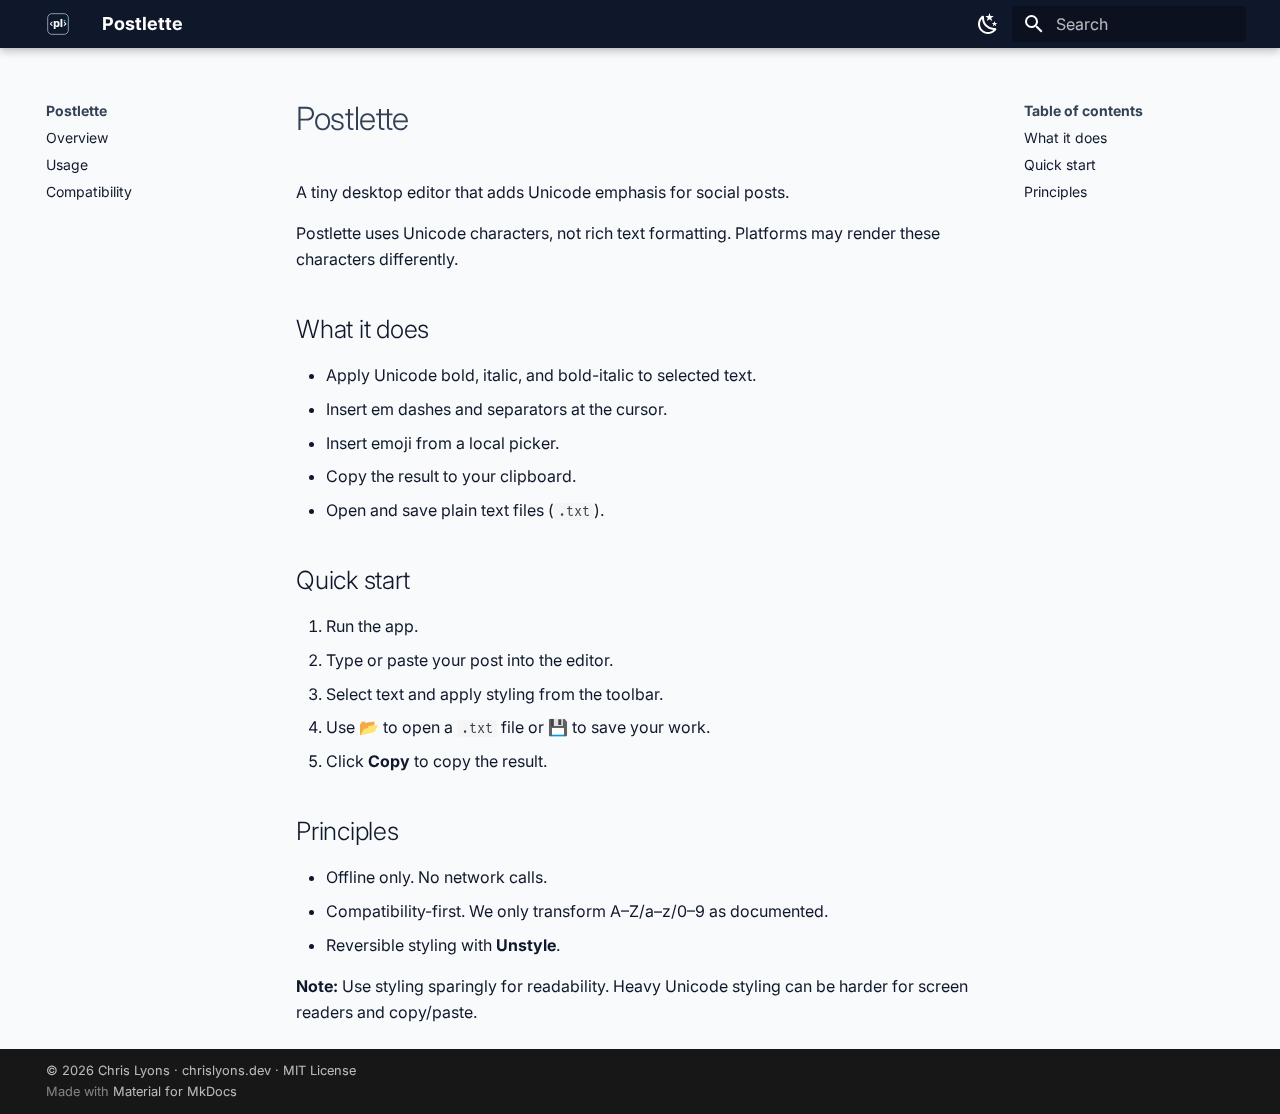
<file: site/index.html>
<!doctype html>
<html lang="en" class="no-js">
  <head>
    
      <meta charset="utf-8">
      <meta name="viewport" content="width=device-width,initial-scale=1">
      
        <meta name="description" content="Unicode polish for social posts.">
      
      
      
      
      
        <link rel="next" href="usage/">
      
      
        
      
      
      <link rel="icon" href="images/logo-dark.svg">
      <meta name="generator" content="mkdocs-1.6.1, mkdocs-material-9.7.1">
    
    
      
        <title>Postlette</title>
      
    
    
      <link rel="stylesheet" href="assets/stylesheets/main.484c7ddc.min.css">
      
        
        <link rel="stylesheet" href="assets/stylesheets/palette.ab4e12ef.min.css">
      
      


    
    
      
    
    
      
        
        
        <link rel="preconnect" href="https://fonts.gstatic.com" crossorigin>
        <link rel="stylesheet" href="https://fonts.googleapis.com/css?family=Inter:300,300i,400,400i,700,700i%7CFira+Mono:400,400i,700,700i&display=fallback">
        <style>:root{--md-text-font:"Inter";--md-code-font:"Fira Mono"}</style>
      
    
    
      <link rel="stylesheet" href="stylesheets/extra.css">
    
    <script>__md_scope=new URL(".",location),__md_hash=e=>[...e].reduce(((e,_)=>(e<<5)-e+_.charCodeAt(0)),0),__md_get=(e,_=localStorage,t=__md_scope)=>JSON.parse(_.getItem(t.pathname+"."+e)),__md_set=(e,_,t=localStorage,a=__md_scope)=>{try{t.setItem(a.pathname+"."+e,JSON.stringify(_))}catch(e){}}</script>
    
      

    
    
  </head>
  
  
    
    
      
    
    
    
    
    <body dir="ltr" data-md-color-scheme="default" data-md-color-primary="custom" data-md-color-accent="custom">
  
    
    <input class="md-toggle" data-md-toggle="drawer" type="checkbox" id="__drawer" autocomplete="off">
    <input class="md-toggle" data-md-toggle="search" type="checkbox" id="__search" autocomplete="off">
    <label class="md-overlay" for="__drawer"></label>
    <div data-md-component="skip">
      
        
        <a href="#postlette" class="md-skip">
          Skip to content
        </a>
      
    </div>
    <div data-md-component="announce">
      
    </div>
    
    
      

  

<header class="md-header md-header--shadow" data-md-component="header">
  <nav class="md-header__inner md-grid" aria-label="Header">
    <a href="." title="Postlette" class="md-header__button md-logo" aria-label="Postlette" data-md-component="logo">
      
  <img src="images/logo-dark.svg" alt="logo">

    </a>
    <label class="md-header__button md-icon" for="__drawer">
      
      <svg xmlns="http://www.w3.org/2000/svg" viewBox="0 0 24 24"><path d="M3 6h18v2H3zm0 5h18v2H3zm0 5h18v2H3z"/></svg>
    </label>
    <div class="md-header__title" data-md-component="header-title">
      <div class="md-header__ellipsis">
        <div class="md-header__topic">
          <span class="md-ellipsis">
            Postlette
          </span>
        </div>
        <div class="md-header__topic" data-md-component="header-topic">
          <span class="md-ellipsis">
            
              Overview
            
          </span>
        </div>
      </div>
    </div>
    
      
        <form class="md-header__option" data-md-component="palette">
  
    
    
    
    <input class="md-option" data-md-color-media="" data-md-color-scheme="default" data-md-color-primary="custom" data-md-color-accent="custom"  aria-label="Switch to dark mode"  type="radio" name="__palette" id="__palette_0">
    
      <label class="md-header__button md-icon" title="Switch to dark mode" for="__palette_1" hidden>
        <svg xmlns="http://www.w3.org/2000/svg" viewBox="0 0 24 24"><path d="m17.75 4.09-2.53 1.94.91 3.06-2.63-1.81-2.63 1.81.91-3.06-2.53-1.94L12.44 4l1.06-3 1.06 3zm3.5 6.91-1.64 1.25.59 1.98-1.7-1.17-1.7 1.17.59-1.98L15.75 11l2.06-.05L18.5 9l.69 1.95zm-2.28 4.95c.83-.08 1.72 1.1 1.19 1.85-.32.45-.66.87-1.08 1.27C15.17 23 8.84 23 4.94 19.07c-3.91-3.9-3.91-10.24 0-14.14.4-.4.82-.76 1.27-1.08.75-.53 1.93.36 1.85 1.19-.27 2.86.69 5.83 2.89 8.02a9.96 9.96 0 0 0 8.02 2.89m-1.64 2.02a12.08 12.08 0 0 1-7.8-3.47c-2.17-2.19-3.33-5-3.49-7.82-2.81 3.14-2.7 7.96.31 10.98 3.02 3.01 7.84 3.12 10.98.31"/></svg>
      </label>
    
  
    
    
    
    <input class="md-option" data-md-color-media="" data-md-color-scheme="slate" data-md-color-primary="custom" data-md-color-accent="custom"  aria-label="Switch to light mode"  type="radio" name="__palette" id="__palette_1">
    
      <label class="md-header__button md-icon" title="Switch to light mode" for="__palette_0" hidden>
        <svg xmlns="http://www.w3.org/2000/svg" viewBox="0 0 24 24"><path d="m3.55 19.09 1.41 1.41 1.8-1.79-1.42-1.42M12 6c-3.31 0-6 2.69-6 6s2.69 6 6 6 6-2.69 6-6c0-3.32-2.69-6-6-6m8 7h3v-2h-3m-2.76 7.71 1.8 1.79 1.41-1.41-1.79-1.8M20.45 5l-1.41-1.4-1.8 1.79 1.42 1.42M13 1h-2v3h2M6.76 5.39 4.96 3.6 3.55 5l1.79 1.81zM1 13h3v-2H1m12 9h-2v3h2"/></svg>
      </label>
    
  
</form>
      
    
    
      <script>var palette=__md_get("__palette");if(palette&&palette.color){if("(prefers-color-scheme)"===palette.color.media){var media=matchMedia("(prefers-color-scheme: light)"),input=document.querySelector(media.matches?"[data-md-color-media='(prefers-color-scheme: light)']":"[data-md-color-media='(prefers-color-scheme: dark)']");palette.color.media=input.getAttribute("data-md-color-media"),palette.color.scheme=input.getAttribute("data-md-color-scheme"),palette.color.primary=input.getAttribute("data-md-color-primary"),palette.color.accent=input.getAttribute("data-md-color-accent")}for(var[key,value]of Object.entries(palette.color))document.body.setAttribute("data-md-color-"+key,value)}</script>
    
    
    
      
      
        <label class="md-header__button md-icon" for="__search">
          
          <svg xmlns="http://www.w3.org/2000/svg" viewBox="0 0 24 24"><path d="M9.5 3A6.5 6.5 0 0 1 16 9.5c0 1.61-.59 3.09-1.56 4.23l.27.27h.79l5 5-1.5 1.5-5-5v-.79l-.27-.27A6.52 6.52 0 0 1 9.5 16 6.5 6.5 0 0 1 3 9.5 6.5 6.5 0 0 1 9.5 3m0 2C7 5 5 7 5 9.5S7 14 9.5 14 14 12 14 9.5 12 5 9.5 5"/></svg>
        </label>
        <div class="md-search" data-md-component="search" role="dialog">
  <label class="md-search__overlay" for="__search"></label>
  <div class="md-search__inner" role="search">
    <form class="md-search__form" name="search">
      <input type="text" class="md-search__input" name="query" aria-label="Search" placeholder="Search" autocapitalize="off" autocorrect="off" autocomplete="off" spellcheck="false" data-md-component="search-query" required>
      <label class="md-search__icon md-icon" for="__search">
        
        <svg xmlns="http://www.w3.org/2000/svg" viewBox="0 0 24 24"><path d="M9.5 3A6.5 6.5 0 0 1 16 9.5c0 1.61-.59 3.09-1.56 4.23l.27.27h.79l5 5-1.5 1.5-5-5v-.79l-.27-.27A6.52 6.52 0 0 1 9.5 16 6.5 6.5 0 0 1 3 9.5 6.5 6.5 0 0 1 9.5 3m0 2C7 5 5 7 5 9.5S7 14 9.5 14 14 12 14 9.5 12 5 9.5 5"/></svg>
        
        <svg xmlns="http://www.w3.org/2000/svg" viewBox="0 0 24 24"><path d="M20 11v2H8l5.5 5.5-1.42 1.42L4.16 12l7.92-7.92L13.5 5.5 8 11z"/></svg>
      </label>
      <nav class="md-search__options" aria-label="Search">
        
        <button type="reset" class="md-search__icon md-icon" title="Clear" aria-label="Clear" tabindex="-1">
          
          <svg xmlns="http://www.w3.org/2000/svg" viewBox="0 0 24 24"><path d="M19 6.41 17.59 5 12 10.59 6.41 5 5 6.41 10.59 12 5 17.59 6.41 19 12 13.41 17.59 19 19 17.59 13.41 12z"/></svg>
        </button>
      </nav>
      
    </form>
    <div class="md-search__output">
      <div class="md-search__scrollwrap" tabindex="0" data-md-scrollfix>
        <div class="md-search-result" data-md-component="search-result">
          <div class="md-search-result__meta">
            Initializing search
          </div>
          <ol class="md-search-result__list" role="presentation"></ol>
        </div>
      </div>
    </div>
  </div>
</div>
      
    
    
  </nav>
  
</header>
    
    <div class="md-container" data-md-component="container">
      
      
        
          
        
      
      <main class="md-main" data-md-component="main">
        <div class="md-main__inner md-grid">
          
            
              
              <div class="md-sidebar md-sidebar--primary" data-md-component="sidebar" data-md-type="navigation" >
                <div class="md-sidebar__scrollwrap">
                  <div class="md-sidebar__inner">
                    



<nav class="md-nav md-nav--primary" aria-label="Navigation" data-md-level="0">
  <label class="md-nav__title" for="__drawer">
    <a href="." title="Postlette" class="md-nav__button md-logo" aria-label="Postlette" data-md-component="logo">
      
  <img src="images/logo-dark.svg" alt="logo">

    </a>
    Postlette
  </label>
  
  <ul class="md-nav__list" data-md-scrollfix>
    
      
      
  
  
    
  
  
  
    <li class="md-nav__item md-nav__item--active">
      
      <input class="md-nav__toggle md-toggle" type="checkbox" id="__toc">
      
      
        
      
      
        <label class="md-nav__link md-nav__link--active" for="__toc">
          
  
  
  <span class="md-ellipsis">
    
  
    Overview
  

    
  </span>
  
  

          <span class="md-nav__icon md-icon"></span>
        </label>
      
      <a href="." class="md-nav__link md-nav__link--active">
        
  
  
  <span class="md-ellipsis">
    
  
    Overview
  

    
  </span>
  
  

      </a>
      
        

<nav class="md-nav md-nav--secondary" aria-label="Table of contents">
  
  
  
    
  
  
    <label class="md-nav__title" for="__toc">
      <span class="md-nav__icon md-icon"></span>
      Table of contents
    </label>
    <ul class="md-nav__list" data-md-component="toc" data-md-scrollfix>
      
        <li class="md-nav__item">
  <a href="#what-it-does" class="md-nav__link">
    <span class="md-ellipsis">
      
        What it does
      
    </span>
  </a>
  
</li>
      
        <li class="md-nav__item">
  <a href="#quick-start" class="md-nav__link">
    <span class="md-ellipsis">
      
        Quick start
      
    </span>
  </a>
  
</li>
      
        <li class="md-nav__item">
  <a href="#principles" class="md-nav__link">
    <span class="md-ellipsis">
      
        Principles
      
    </span>
  </a>
  
</li>
      
    </ul>
  
</nav>
      
    </li>
  

    
      
      
  
  
  
  
    <li class="md-nav__item">
      <a href="usage/" class="md-nav__link">
        
  
  
  <span class="md-ellipsis">
    
  
    Usage
  

    
  </span>
  
  

      </a>
    </li>
  

    
      
      
  
  
  
  
    <li class="md-nav__item">
      <a href="compatibility/" class="md-nav__link">
        
  
  
  <span class="md-ellipsis">
    
  
    Compatibility
  

    
  </span>
  
  

      </a>
    </li>
  

    
  </ul>
</nav>
                  </div>
                </div>
              </div>
            
            
              
              <div class="md-sidebar md-sidebar--secondary" data-md-component="sidebar" data-md-type="toc" >
                <div class="md-sidebar__scrollwrap">
                  <div class="md-sidebar__inner">
                    

<nav class="md-nav md-nav--secondary" aria-label="Table of contents">
  
  
  
    
  
  
    <label class="md-nav__title" for="__toc">
      <span class="md-nav__icon md-icon"></span>
      Table of contents
    </label>
    <ul class="md-nav__list" data-md-component="toc" data-md-scrollfix>
      
        <li class="md-nav__item">
  <a href="#what-it-does" class="md-nav__link">
    <span class="md-ellipsis">
      
        What it does
      
    </span>
  </a>
  
</li>
      
        <li class="md-nav__item">
  <a href="#quick-start" class="md-nav__link">
    <span class="md-ellipsis">
      
        Quick start
      
    </span>
  </a>
  
</li>
      
        <li class="md-nav__item">
  <a href="#principles" class="md-nav__link">
    <span class="md-ellipsis">
      
        Principles
      
    </span>
  </a>
  
</li>
      
    </ul>
  
</nav>
                  </div>
                </div>
              </div>
            
          
          
            <div class="md-content" data-md-component="content">
              
              <article class="md-content__inner md-typeset">
                
                  



<h1 id="postlette">Postlette</h1>
<p>A tiny desktop editor that adds Unicode emphasis for social posts.</p>
<p>Postlette uses Unicode characters, not rich text formatting. Platforms may render these characters differently.</p>
<h2 id="what-it-does">What it does</h2>
<ul>
<li>Apply Unicode bold, italic, and bold-italic to selected text.</li>
<li>Insert em dashes and separators at the cursor.</li>
<li>Insert emoji from a local picker.</li>
<li>Copy the result to your clipboard.</li>
<li>Open and save plain text files (<code>.txt</code>).</li>
</ul>
<h2 id="quick-start">Quick start</h2>
<ol>
<li>Run the app.</li>
<li>Type or paste your post into the editor.</li>
<li>Select text and apply styling from the toolbar.</li>
<li>Use 📂 to open a <code>.txt</code> file or 💾 to save your work.</li>
<li>Click <strong>Copy</strong> to copy the result.</li>
</ol>
<h2 id="principles">Principles</h2>
<ul>
<li>Offline only. No network calls.</li>
<li>Compatibility-first. We only transform A–Z/a–z/0–9 as documented.</li>
<li>Reversible styling with <strong>Unstyle</strong>.</li>
</ul>
<p><strong>Note:</strong> Use styling sparingly for readability. Heavy Unicode styling can be harder for screen readers and copy/paste.</p>












                
              </article>
            </div>
          
          
<script>var target=document.getElementById(location.hash.slice(1));target&&target.name&&(target.checked=target.name.startsWith("__tabbed_"))</script>
        </div>
        
      </main>
      
        <footer class="md-footer">
  
  <div class="md-footer-meta md-typeset">
    <div class="md-footer-meta__inner md-grid">
      <div class="md-copyright">
  
    <div class="md-copyright__highlight">
      © 2026 Chris Lyons · <a href="https://chrislyons.dev">chrislyons.dev</a> ·
<a href="https://opensource.org/licenses/MIT">MIT License</a>

    </div>
  
  
    Made with
    <a href="https://squidfunk.github.io/mkdocs-material/" target="_blank" rel="noopener">
      Material for MkDocs
    </a>
  
</div>
      
    </div>
  </div>
</footer>
      
    </div>
    <div class="md-dialog" data-md-component="dialog">
      <div class="md-dialog__inner md-typeset"></div>
    </div>
    
    
    
      
      
      <script id="__config" type="application/json">{"annotate": null, "base": ".", "features": [], "search": "assets/javascripts/workers/search.2c215733.min.js", "tags": null, "translations": {"clipboard.copied": "Copied to clipboard", "clipboard.copy": "Copy to clipboard", "search.result.more.one": "1 more on this page", "search.result.more.other": "# more on this page", "search.result.none": "No matching documents", "search.result.one": "1 matching document", "search.result.other": "# matching documents", "search.result.placeholder": "Type to start searching", "search.result.term.missing": "Missing", "select.version": "Select version"}, "version": null}</script>
    
    
      <script src="assets/javascripts/bundle.79ae519e.min.js"></script>
      
        <script src="javascripts/theme.js"></script>
      
    
  </body>
</html>
</file>
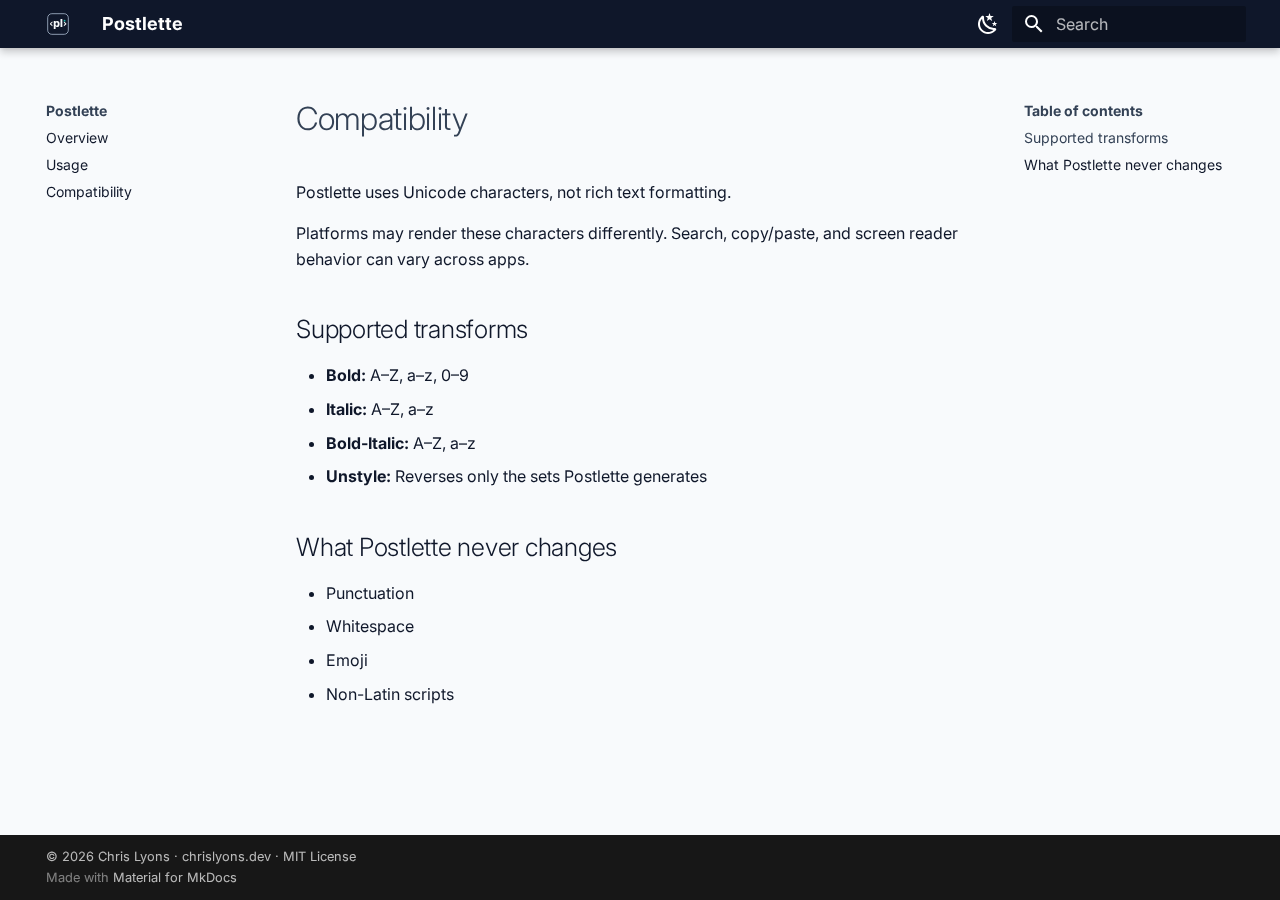
<file: site/compatibility/index.html>
<!doctype html>
<html lang="en" class="no-js">
  <head>
    
      <meta charset="utf-8">
      <meta name="viewport" content="width=device-width,initial-scale=1">
      
        <meta name="description" content="Unicode polish for social posts.">
      
      
      
      
        <link rel="prev" href="../usage/">
      
      
      
        
      
      
      <link rel="icon" href="../images/logo-dark.svg">
      <meta name="generator" content="mkdocs-1.6.1, mkdocs-material-9.7.1">
    
    
      
        <title>Compatibility - Postlette</title>
      
    
    
      <link rel="stylesheet" href="../assets/stylesheets/main.484c7ddc.min.css">
      
        
        <link rel="stylesheet" href="../assets/stylesheets/palette.ab4e12ef.min.css">
      
      


    
    
      
    
    
      
        
        
        <link rel="preconnect" href="https://fonts.gstatic.com" crossorigin>
        <link rel="stylesheet" href="https://fonts.googleapis.com/css?family=Inter:300,300i,400,400i,700,700i%7CFira+Mono:400,400i,700,700i&display=fallback">
        <style>:root{--md-text-font:"Inter";--md-code-font:"Fira Mono"}</style>
      
    
    
      <link rel="stylesheet" href="../stylesheets/extra.css">
    
    <script>__md_scope=new URL("..",location),__md_hash=e=>[...e].reduce(((e,_)=>(e<<5)-e+_.charCodeAt(0)),0),__md_get=(e,_=localStorage,t=__md_scope)=>JSON.parse(_.getItem(t.pathname+"."+e)),__md_set=(e,_,t=localStorage,a=__md_scope)=>{try{t.setItem(a.pathname+"."+e,JSON.stringify(_))}catch(e){}}</script>
    
      

    
    
  </head>
  
  
    
    
      
    
    
    
    
    <body dir="ltr" data-md-color-scheme="default" data-md-color-primary="custom" data-md-color-accent="custom">
  
    
    <input class="md-toggle" data-md-toggle="drawer" type="checkbox" id="__drawer" autocomplete="off">
    <input class="md-toggle" data-md-toggle="search" type="checkbox" id="__search" autocomplete="off">
    <label class="md-overlay" for="__drawer"></label>
    <div data-md-component="skip">
      
        
        <a href="#compatibility" class="md-skip">
          Skip to content
        </a>
      
    </div>
    <div data-md-component="announce">
      
    </div>
    
    
      

  

<header class="md-header md-header--shadow" data-md-component="header">
  <nav class="md-header__inner md-grid" aria-label="Header">
    <a href=".." title="Postlette" class="md-header__button md-logo" aria-label="Postlette" data-md-component="logo">
      
  <img src="../images/logo-dark.svg" alt="logo">

    </a>
    <label class="md-header__button md-icon" for="__drawer">
      
      <svg xmlns="http://www.w3.org/2000/svg" viewBox="0 0 24 24"><path d="M3 6h18v2H3zm0 5h18v2H3zm0 5h18v2H3z"/></svg>
    </label>
    <div class="md-header__title" data-md-component="header-title">
      <div class="md-header__ellipsis">
        <div class="md-header__topic">
          <span class="md-ellipsis">
            Postlette
          </span>
        </div>
        <div class="md-header__topic" data-md-component="header-topic">
          <span class="md-ellipsis">
            
              Compatibility
            
          </span>
        </div>
      </div>
    </div>
    
      
        <form class="md-header__option" data-md-component="palette">
  
    
    
    
    <input class="md-option" data-md-color-media="" data-md-color-scheme="default" data-md-color-primary="custom" data-md-color-accent="custom"  aria-label="Switch to dark mode"  type="radio" name="__palette" id="__palette_0">
    
      <label class="md-header__button md-icon" title="Switch to dark mode" for="__palette_1" hidden>
        <svg xmlns="http://www.w3.org/2000/svg" viewBox="0 0 24 24"><path d="m17.75 4.09-2.53 1.94.91 3.06-2.63-1.81-2.63 1.81.91-3.06-2.53-1.94L12.44 4l1.06-3 1.06 3zm3.5 6.91-1.64 1.25.59 1.98-1.7-1.17-1.7 1.17.59-1.98L15.75 11l2.06-.05L18.5 9l.69 1.95zm-2.28 4.95c.83-.08 1.72 1.1 1.19 1.85-.32.45-.66.87-1.08 1.27C15.17 23 8.84 23 4.94 19.07c-3.91-3.9-3.91-10.24 0-14.14.4-.4.82-.76 1.27-1.08.75-.53 1.93.36 1.85 1.19-.27 2.86.69 5.83 2.89 8.02a9.96 9.96 0 0 0 8.02 2.89m-1.64 2.02a12.08 12.08 0 0 1-7.8-3.47c-2.17-2.19-3.33-5-3.49-7.82-2.81 3.14-2.7 7.96.31 10.98 3.02 3.01 7.84 3.12 10.98.31"/></svg>
      </label>
    
  
    
    
    
    <input class="md-option" data-md-color-media="" data-md-color-scheme="slate" data-md-color-primary="custom" data-md-color-accent="custom"  aria-label="Switch to light mode"  type="radio" name="__palette" id="__palette_1">
    
      <label class="md-header__button md-icon" title="Switch to light mode" for="__palette_0" hidden>
        <svg xmlns="http://www.w3.org/2000/svg" viewBox="0 0 24 24"><path d="m3.55 19.09 1.41 1.41 1.8-1.79-1.42-1.42M12 6c-3.31 0-6 2.69-6 6s2.69 6 6 6 6-2.69 6-6c0-3.32-2.69-6-6-6m8 7h3v-2h-3m-2.76 7.71 1.8 1.79 1.41-1.41-1.79-1.8M20.45 5l-1.41-1.4-1.8 1.79 1.42 1.42M13 1h-2v3h2M6.76 5.39 4.96 3.6 3.55 5l1.79 1.81zM1 13h3v-2H1m12 9h-2v3h2"/></svg>
      </label>
    
  
</form>
      
    
    
      <script>var palette=__md_get("__palette");if(palette&&palette.color){if("(prefers-color-scheme)"===palette.color.media){var media=matchMedia("(prefers-color-scheme: light)"),input=document.querySelector(media.matches?"[data-md-color-media='(prefers-color-scheme: light)']":"[data-md-color-media='(prefers-color-scheme: dark)']");palette.color.media=input.getAttribute("data-md-color-media"),palette.color.scheme=input.getAttribute("data-md-color-scheme"),palette.color.primary=input.getAttribute("data-md-color-primary"),palette.color.accent=input.getAttribute("data-md-color-accent")}for(var[key,value]of Object.entries(palette.color))document.body.setAttribute("data-md-color-"+key,value)}</script>
    
    
    
      
      
        <label class="md-header__button md-icon" for="__search">
          
          <svg xmlns="http://www.w3.org/2000/svg" viewBox="0 0 24 24"><path d="M9.5 3A6.5 6.5 0 0 1 16 9.5c0 1.61-.59 3.09-1.56 4.23l.27.27h.79l5 5-1.5 1.5-5-5v-.79l-.27-.27A6.52 6.52 0 0 1 9.5 16 6.5 6.5 0 0 1 3 9.5 6.5 6.5 0 0 1 9.5 3m0 2C7 5 5 7 5 9.5S7 14 9.5 14 14 12 14 9.5 12 5 9.5 5"/></svg>
        </label>
        <div class="md-search" data-md-component="search" role="dialog">
  <label class="md-search__overlay" for="__search"></label>
  <div class="md-search__inner" role="search">
    <form class="md-search__form" name="search">
      <input type="text" class="md-search__input" name="query" aria-label="Search" placeholder="Search" autocapitalize="off" autocorrect="off" autocomplete="off" spellcheck="false" data-md-component="search-query" required>
      <label class="md-search__icon md-icon" for="__search">
        
        <svg xmlns="http://www.w3.org/2000/svg" viewBox="0 0 24 24"><path d="M9.5 3A6.5 6.5 0 0 1 16 9.5c0 1.61-.59 3.09-1.56 4.23l.27.27h.79l5 5-1.5 1.5-5-5v-.79l-.27-.27A6.52 6.52 0 0 1 9.5 16 6.5 6.5 0 0 1 3 9.5 6.5 6.5 0 0 1 9.5 3m0 2C7 5 5 7 5 9.5S7 14 9.5 14 14 12 14 9.5 12 5 9.5 5"/></svg>
        
        <svg xmlns="http://www.w3.org/2000/svg" viewBox="0 0 24 24"><path d="M20 11v2H8l5.5 5.5-1.42 1.42L4.16 12l7.92-7.92L13.5 5.5 8 11z"/></svg>
      </label>
      <nav class="md-search__options" aria-label="Search">
        
        <button type="reset" class="md-search__icon md-icon" title="Clear" aria-label="Clear" tabindex="-1">
          
          <svg xmlns="http://www.w3.org/2000/svg" viewBox="0 0 24 24"><path d="M19 6.41 17.59 5 12 10.59 6.41 5 5 6.41 10.59 12 5 17.59 6.41 19 12 13.41 17.59 19 19 17.59 13.41 12z"/></svg>
        </button>
      </nav>
      
    </form>
    <div class="md-search__output">
      <div class="md-search__scrollwrap" tabindex="0" data-md-scrollfix>
        <div class="md-search-result" data-md-component="search-result">
          <div class="md-search-result__meta">
            Initializing search
          </div>
          <ol class="md-search-result__list" role="presentation"></ol>
        </div>
      </div>
    </div>
  </div>
</div>
      
    
    
  </nav>
  
</header>
    
    <div class="md-container" data-md-component="container">
      
      
        
          
        
      
      <main class="md-main" data-md-component="main">
        <div class="md-main__inner md-grid">
          
            
              
              <div class="md-sidebar md-sidebar--primary" data-md-component="sidebar" data-md-type="navigation" >
                <div class="md-sidebar__scrollwrap">
                  <div class="md-sidebar__inner">
                    



<nav class="md-nav md-nav--primary" aria-label="Navigation" data-md-level="0">
  <label class="md-nav__title" for="__drawer">
    <a href=".." title="Postlette" class="md-nav__button md-logo" aria-label="Postlette" data-md-component="logo">
      
  <img src="../images/logo-dark.svg" alt="logo">

    </a>
    Postlette
  </label>
  
  <ul class="md-nav__list" data-md-scrollfix>
    
      
      
  
  
  
  
    <li class="md-nav__item">
      <a href=".." class="md-nav__link">
        
  
  
  <span class="md-ellipsis">
    
  
    Overview
  

    
  </span>
  
  

      </a>
    </li>
  

    
      
      
  
  
  
  
    <li class="md-nav__item">
      <a href="../usage/" class="md-nav__link">
        
  
  
  <span class="md-ellipsis">
    
  
    Usage
  

    
  </span>
  
  

      </a>
    </li>
  

    
      
      
  
  
    
  
  
  
    <li class="md-nav__item md-nav__item--active">
      
      <input class="md-nav__toggle md-toggle" type="checkbox" id="__toc">
      
      
        
      
      
        <label class="md-nav__link md-nav__link--active" for="__toc">
          
  
  
  <span class="md-ellipsis">
    
  
    Compatibility
  

    
  </span>
  
  

          <span class="md-nav__icon md-icon"></span>
        </label>
      
      <a href="./" class="md-nav__link md-nav__link--active">
        
  
  
  <span class="md-ellipsis">
    
  
    Compatibility
  

    
  </span>
  
  

      </a>
      
        

<nav class="md-nav md-nav--secondary" aria-label="Table of contents">
  
  
  
    
  
  
    <label class="md-nav__title" for="__toc">
      <span class="md-nav__icon md-icon"></span>
      Table of contents
    </label>
    <ul class="md-nav__list" data-md-component="toc" data-md-scrollfix>
      
        <li class="md-nav__item">
  <a href="#supported-transforms" class="md-nav__link">
    <span class="md-ellipsis">
      
        Supported transforms
      
    </span>
  </a>
  
</li>
      
        <li class="md-nav__item">
  <a href="#what-postlette-never-changes" class="md-nav__link">
    <span class="md-ellipsis">
      
        What Postlette never changes
      
    </span>
  </a>
  
</li>
      
    </ul>
  
</nav>
      
    </li>
  

    
  </ul>
</nav>
                  </div>
                </div>
              </div>
            
            
              
              <div class="md-sidebar md-sidebar--secondary" data-md-component="sidebar" data-md-type="toc" >
                <div class="md-sidebar__scrollwrap">
                  <div class="md-sidebar__inner">
                    

<nav class="md-nav md-nav--secondary" aria-label="Table of contents">
  
  
  
    
  
  
    <label class="md-nav__title" for="__toc">
      <span class="md-nav__icon md-icon"></span>
      Table of contents
    </label>
    <ul class="md-nav__list" data-md-component="toc" data-md-scrollfix>
      
        <li class="md-nav__item">
  <a href="#supported-transforms" class="md-nav__link">
    <span class="md-ellipsis">
      
        Supported transforms
      
    </span>
  </a>
  
</li>
      
        <li class="md-nav__item">
  <a href="#what-postlette-never-changes" class="md-nav__link">
    <span class="md-ellipsis">
      
        What Postlette never changes
      
    </span>
  </a>
  
</li>
      
    </ul>
  
</nav>
                  </div>
                </div>
              </div>
            
          
          
            <div class="md-content" data-md-component="content">
              
              <article class="md-content__inner md-typeset">
                
                  



<h1 id="compatibility">Compatibility</h1>
<p>Postlette uses Unicode characters, not rich text formatting.</p>
<p>Platforms may render these characters differently. Search, copy/paste, and screen reader behavior can vary across apps.</p>
<h2 id="supported-transforms">Supported transforms</h2>
<ul>
<li><strong>Bold:</strong> A–Z, a–z, 0–9</li>
<li><strong>Italic:</strong> A–Z, a–z</li>
<li><strong>Bold-Italic:</strong> A–Z, a–z</li>
<li><strong>Unstyle:</strong> Reverses only the sets Postlette generates</li>
</ul>
<h2 id="what-postlette-never-changes">What Postlette never changes</h2>
<ul>
<li>Punctuation</li>
<li>Whitespace</li>
<li>Emoji</li>
<li>Non-Latin scripts</li>
</ul>












                
              </article>
            </div>
          
          
<script>var target=document.getElementById(location.hash.slice(1));target&&target.name&&(target.checked=target.name.startsWith("__tabbed_"))</script>
        </div>
        
      </main>
      
        <footer class="md-footer">
  
  <div class="md-footer-meta md-typeset">
    <div class="md-footer-meta__inner md-grid">
      <div class="md-copyright">
  
    <div class="md-copyright__highlight">
      © 2026 Chris Lyons · <a href="https://chrislyons.dev">chrislyons.dev</a> ·
<a href="https://opensource.org/licenses/MIT">MIT License</a>

    </div>
  
  
    Made with
    <a href="https://squidfunk.github.io/mkdocs-material/" target="_blank" rel="noopener">
      Material for MkDocs
    </a>
  
</div>
      
    </div>
  </div>
</footer>
      
    </div>
    <div class="md-dialog" data-md-component="dialog">
      <div class="md-dialog__inner md-typeset"></div>
    </div>
    
    
    
      
      
      <script id="__config" type="application/json">{"annotate": null, "base": "..", "features": [], "search": "../assets/javascripts/workers/search.2c215733.min.js", "tags": null, "translations": {"clipboard.copied": "Copied to clipboard", "clipboard.copy": "Copy to clipboard", "search.result.more.one": "1 more on this page", "search.result.more.other": "# more on this page", "search.result.none": "No matching documents", "search.result.one": "1 matching document", "search.result.other": "# matching documents", "search.result.placeholder": "Type to start searching", "search.result.term.missing": "Missing", "select.version": "Select version"}, "version": null}</script>
    
    
      <script src="../assets/javascripts/bundle.79ae519e.min.js"></script>
      
        <script src="../javascripts/theme.js"></script>
      
    
  </body>
</html>
</file>
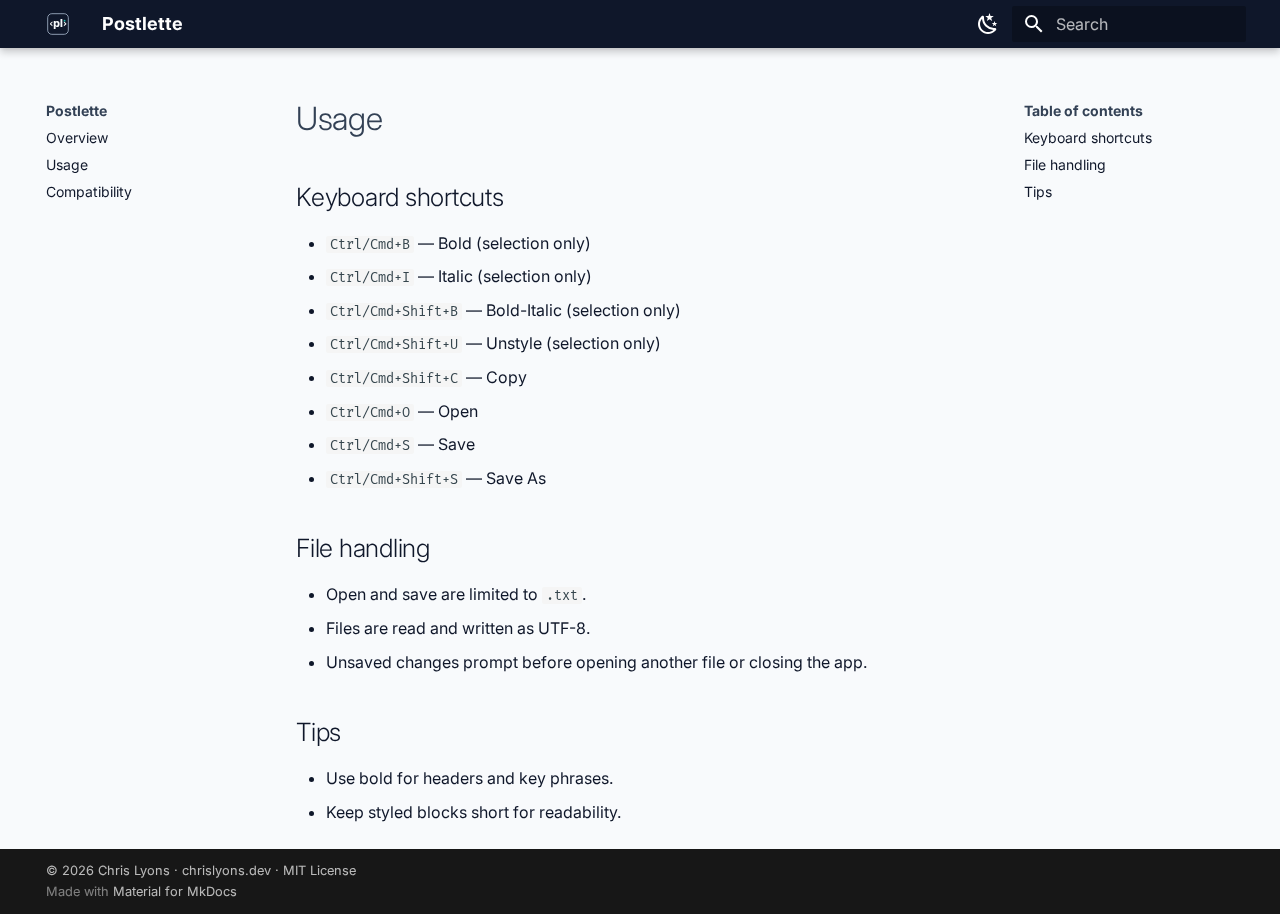
<file: site/usage/index.html>
<!doctype html>
<html lang="en" class="no-js">
  <head>
    
      <meta charset="utf-8">
      <meta name="viewport" content="width=device-width,initial-scale=1">
      
        <meta name="description" content="Unicode polish for social posts.">
      
      
      
      
        <link rel="prev" href="..">
      
      
        <link rel="next" href="../compatibility/">
      
      
        
      
      
      <link rel="icon" href="../images/logo-dark.svg">
      <meta name="generator" content="mkdocs-1.6.1, mkdocs-material-9.7.1">
    
    
      
        <title>Usage - Postlette</title>
      
    
    
      <link rel="stylesheet" href="../assets/stylesheets/main.484c7ddc.min.css">
      
        
        <link rel="stylesheet" href="../assets/stylesheets/palette.ab4e12ef.min.css">
      
      


    
    
      
    
    
      
        
        
        <link rel="preconnect" href="https://fonts.gstatic.com" crossorigin>
        <link rel="stylesheet" href="https://fonts.googleapis.com/css?family=Inter:300,300i,400,400i,700,700i%7CFira+Mono:400,400i,700,700i&display=fallback">
        <style>:root{--md-text-font:"Inter";--md-code-font:"Fira Mono"}</style>
      
    
    
      <link rel="stylesheet" href="../stylesheets/extra.css">
    
    <script>__md_scope=new URL("..",location),__md_hash=e=>[...e].reduce(((e,_)=>(e<<5)-e+_.charCodeAt(0)),0),__md_get=(e,_=localStorage,t=__md_scope)=>JSON.parse(_.getItem(t.pathname+"."+e)),__md_set=(e,_,t=localStorage,a=__md_scope)=>{try{t.setItem(a.pathname+"."+e,JSON.stringify(_))}catch(e){}}</script>
    
      

    
    
  </head>
  
  
    
    
      
    
    
    
    
    <body dir="ltr" data-md-color-scheme="default" data-md-color-primary="custom" data-md-color-accent="custom">
  
    
    <input class="md-toggle" data-md-toggle="drawer" type="checkbox" id="__drawer" autocomplete="off">
    <input class="md-toggle" data-md-toggle="search" type="checkbox" id="__search" autocomplete="off">
    <label class="md-overlay" for="__drawer"></label>
    <div data-md-component="skip">
      
        
        <a href="#usage" class="md-skip">
          Skip to content
        </a>
      
    </div>
    <div data-md-component="announce">
      
    </div>
    
    
      

  

<header class="md-header md-header--shadow" data-md-component="header">
  <nav class="md-header__inner md-grid" aria-label="Header">
    <a href=".." title="Postlette" class="md-header__button md-logo" aria-label="Postlette" data-md-component="logo">
      
  <img src="../images/logo-dark.svg" alt="logo">

    </a>
    <label class="md-header__button md-icon" for="__drawer">
      
      <svg xmlns="http://www.w3.org/2000/svg" viewBox="0 0 24 24"><path d="M3 6h18v2H3zm0 5h18v2H3zm0 5h18v2H3z"/></svg>
    </label>
    <div class="md-header__title" data-md-component="header-title">
      <div class="md-header__ellipsis">
        <div class="md-header__topic">
          <span class="md-ellipsis">
            Postlette
          </span>
        </div>
        <div class="md-header__topic" data-md-component="header-topic">
          <span class="md-ellipsis">
            
              Usage
            
          </span>
        </div>
      </div>
    </div>
    
      
        <form class="md-header__option" data-md-component="palette">
  
    
    
    
    <input class="md-option" data-md-color-media="" data-md-color-scheme="default" data-md-color-primary="custom" data-md-color-accent="custom"  aria-label="Switch to dark mode"  type="radio" name="__palette" id="__palette_0">
    
      <label class="md-header__button md-icon" title="Switch to dark mode" for="__palette_1" hidden>
        <svg xmlns="http://www.w3.org/2000/svg" viewBox="0 0 24 24"><path d="m17.75 4.09-2.53 1.94.91 3.06-2.63-1.81-2.63 1.81.91-3.06-2.53-1.94L12.44 4l1.06-3 1.06 3zm3.5 6.91-1.64 1.25.59 1.98-1.7-1.17-1.7 1.17.59-1.98L15.75 11l2.06-.05L18.5 9l.69 1.95zm-2.28 4.95c.83-.08 1.72 1.1 1.19 1.85-.32.45-.66.87-1.08 1.27C15.17 23 8.84 23 4.94 19.07c-3.91-3.9-3.91-10.24 0-14.14.4-.4.82-.76 1.27-1.08.75-.53 1.93.36 1.85 1.19-.27 2.86.69 5.83 2.89 8.02a9.96 9.96 0 0 0 8.02 2.89m-1.64 2.02a12.08 12.08 0 0 1-7.8-3.47c-2.17-2.19-3.33-5-3.49-7.82-2.81 3.14-2.7 7.96.31 10.98 3.02 3.01 7.84 3.12 10.98.31"/></svg>
      </label>
    
  
    
    
    
    <input class="md-option" data-md-color-media="" data-md-color-scheme="slate" data-md-color-primary="custom" data-md-color-accent="custom"  aria-label="Switch to light mode"  type="radio" name="__palette" id="__palette_1">
    
      <label class="md-header__button md-icon" title="Switch to light mode" for="__palette_0" hidden>
        <svg xmlns="http://www.w3.org/2000/svg" viewBox="0 0 24 24"><path d="m3.55 19.09 1.41 1.41 1.8-1.79-1.42-1.42M12 6c-3.31 0-6 2.69-6 6s2.69 6 6 6 6-2.69 6-6c0-3.32-2.69-6-6-6m8 7h3v-2h-3m-2.76 7.71 1.8 1.79 1.41-1.41-1.79-1.8M20.45 5l-1.41-1.4-1.8 1.79 1.42 1.42M13 1h-2v3h2M6.76 5.39 4.96 3.6 3.55 5l1.79 1.81zM1 13h3v-2H1m12 9h-2v3h2"/></svg>
      </label>
    
  
</form>
      
    
    
      <script>var palette=__md_get("__palette");if(palette&&palette.color){if("(prefers-color-scheme)"===palette.color.media){var media=matchMedia("(prefers-color-scheme: light)"),input=document.querySelector(media.matches?"[data-md-color-media='(prefers-color-scheme: light)']":"[data-md-color-media='(prefers-color-scheme: dark)']");palette.color.media=input.getAttribute("data-md-color-media"),palette.color.scheme=input.getAttribute("data-md-color-scheme"),palette.color.primary=input.getAttribute("data-md-color-primary"),palette.color.accent=input.getAttribute("data-md-color-accent")}for(var[key,value]of Object.entries(palette.color))document.body.setAttribute("data-md-color-"+key,value)}</script>
    
    
    
      
      
        <label class="md-header__button md-icon" for="__search">
          
          <svg xmlns="http://www.w3.org/2000/svg" viewBox="0 0 24 24"><path d="M9.5 3A6.5 6.5 0 0 1 16 9.5c0 1.61-.59 3.09-1.56 4.23l.27.27h.79l5 5-1.5 1.5-5-5v-.79l-.27-.27A6.52 6.52 0 0 1 9.5 16 6.5 6.5 0 0 1 3 9.5 6.5 6.5 0 0 1 9.5 3m0 2C7 5 5 7 5 9.5S7 14 9.5 14 14 12 14 9.5 12 5 9.5 5"/></svg>
        </label>
        <div class="md-search" data-md-component="search" role="dialog">
  <label class="md-search__overlay" for="__search"></label>
  <div class="md-search__inner" role="search">
    <form class="md-search__form" name="search">
      <input type="text" class="md-search__input" name="query" aria-label="Search" placeholder="Search" autocapitalize="off" autocorrect="off" autocomplete="off" spellcheck="false" data-md-component="search-query" required>
      <label class="md-search__icon md-icon" for="__search">
        
        <svg xmlns="http://www.w3.org/2000/svg" viewBox="0 0 24 24"><path d="M9.5 3A6.5 6.5 0 0 1 16 9.5c0 1.61-.59 3.09-1.56 4.23l.27.27h.79l5 5-1.5 1.5-5-5v-.79l-.27-.27A6.52 6.52 0 0 1 9.5 16 6.5 6.5 0 0 1 3 9.5 6.5 6.5 0 0 1 9.5 3m0 2C7 5 5 7 5 9.5S7 14 9.5 14 14 12 14 9.5 12 5 9.5 5"/></svg>
        
        <svg xmlns="http://www.w3.org/2000/svg" viewBox="0 0 24 24"><path d="M20 11v2H8l5.5 5.5-1.42 1.42L4.16 12l7.92-7.92L13.5 5.5 8 11z"/></svg>
      </label>
      <nav class="md-search__options" aria-label="Search">
        
        <button type="reset" class="md-search__icon md-icon" title="Clear" aria-label="Clear" tabindex="-1">
          
          <svg xmlns="http://www.w3.org/2000/svg" viewBox="0 0 24 24"><path d="M19 6.41 17.59 5 12 10.59 6.41 5 5 6.41 10.59 12 5 17.59 6.41 19 12 13.41 17.59 19 19 17.59 13.41 12z"/></svg>
        </button>
      </nav>
      
    </form>
    <div class="md-search__output">
      <div class="md-search__scrollwrap" tabindex="0" data-md-scrollfix>
        <div class="md-search-result" data-md-component="search-result">
          <div class="md-search-result__meta">
            Initializing search
          </div>
          <ol class="md-search-result__list" role="presentation"></ol>
        </div>
      </div>
    </div>
  </div>
</div>
      
    
    
  </nav>
  
</header>
    
    <div class="md-container" data-md-component="container">
      
      
        
          
        
      
      <main class="md-main" data-md-component="main">
        <div class="md-main__inner md-grid">
          
            
              
              <div class="md-sidebar md-sidebar--primary" data-md-component="sidebar" data-md-type="navigation" >
                <div class="md-sidebar__scrollwrap">
                  <div class="md-sidebar__inner">
                    



<nav class="md-nav md-nav--primary" aria-label="Navigation" data-md-level="0">
  <label class="md-nav__title" for="__drawer">
    <a href=".." title="Postlette" class="md-nav__button md-logo" aria-label="Postlette" data-md-component="logo">
      
  <img src="../images/logo-dark.svg" alt="logo">

    </a>
    Postlette
  </label>
  
  <ul class="md-nav__list" data-md-scrollfix>
    
      
      
  
  
  
  
    <li class="md-nav__item">
      <a href=".." class="md-nav__link">
        
  
  
  <span class="md-ellipsis">
    
  
    Overview
  

    
  </span>
  
  

      </a>
    </li>
  

    
      
      
  
  
    
  
  
  
    <li class="md-nav__item md-nav__item--active">
      
      <input class="md-nav__toggle md-toggle" type="checkbox" id="__toc">
      
      
        
      
      
        <label class="md-nav__link md-nav__link--active" for="__toc">
          
  
  
  <span class="md-ellipsis">
    
  
    Usage
  

    
  </span>
  
  

          <span class="md-nav__icon md-icon"></span>
        </label>
      
      <a href="./" class="md-nav__link md-nav__link--active">
        
  
  
  <span class="md-ellipsis">
    
  
    Usage
  

    
  </span>
  
  

      </a>
      
        

<nav class="md-nav md-nav--secondary" aria-label="Table of contents">
  
  
  
    
  
  
    <label class="md-nav__title" for="__toc">
      <span class="md-nav__icon md-icon"></span>
      Table of contents
    </label>
    <ul class="md-nav__list" data-md-component="toc" data-md-scrollfix>
      
        <li class="md-nav__item">
  <a href="#keyboard-shortcuts" class="md-nav__link">
    <span class="md-ellipsis">
      
        Keyboard shortcuts
      
    </span>
  </a>
  
</li>
      
        <li class="md-nav__item">
  <a href="#file-handling" class="md-nav__link">
    <span class="md-ellipsis">
      
        File handling
      
    </span>
  </a>
  
</li>
      
        <li class="md-nav__item">
  <a href="#tips" class="md-nav__link">
    <span class="md-ellipsis">
      
        Tips
      
    </span>
  </a>
  
</li>
      
    </ul>
  
</nav>
      
    </li>
  

    
      
      
  
  
  
  
    <li class="md-nav__item">
      <a href="../compatibility/" class="md-nav__link">
        
  
  
  <span class="md-ellipsis">
    
  
    Compatibility
  

    
  </span>
  
  

      </a>
    </li>
  

    
  </ul>
</nav>
                  </div>
                </div>
              </div>
            
            
              
              <div class="md-sidebar md-sidebar--secondary" data-md-component="sidebar" data-md-type="toc" >
                <div class="md-sidebar__scrollwrap">
                  <div class="md-sidebar__inner">
                    

<nav class="md-nav md-nav--secondary" aria-label="Table of contents">
  
  
  
    
  
  
    <label class="md-nav__title" for="__toc">
      <span class="md-nav__icon md-icon"></span>
      Table of contents
    </label>
    <ul class="md-nav__list" data-md-component="toc" data-md-scrollfix>
      
        <li class="md-nav__item">
  <a href="#keyboard-shortcuts" class="md-nav__link">
    <span class="md-ellipsis">
      
        Keyboard shortcuts
      
    </span>
  </a>
  
</li>
      
        <li class="md-nav__item">
  <a href="#file-handling" class="md-nav__link">
    <span class="md-ellipsis">
      
        File handling
      
    </span>
  </a>
  
</li>
      
        <li class="md-nav__item">
  <a href="#tips" class="md-nav__link">
    <span class="md-ellipsis">
      
        Tips
      
    </span>
  </a>
  
</li>
      
    </ul>
  
</nav>
                  </div>
                </div>
              </div>
            
          
          
            <div class="md-content" data-md-component="content">
              
              <article class="md-content__inner md-typeset">
                
                  



<h1 id="usage">Usage</h1>
<h2 id="keyboard-shortcuts">Keyboard shortcuts</h2>
<ul>
<li><code>Ctrl/Cmd+B</code> — Bold (selection only)</li>
<li><code>Ctrl/Cmd+I</code> — Italic (selection only)</li>
<li><code>Ctrl/Cmd+Shift+B</code> — Bold-Italic (selection only)</li>
<li><code>Ctrl/Cmd+Shift+U</code> — Unstyle (selection only)</li>
<li><code>Ctrl/Cmd+Shift+C</code> — Copy</li>
<li><code>Ctrl/Cmd+O</code> — Open</li>
<li><code>Ctrl/Cmd+S</code> — Save</li>
<li><code>Ctrl/Cmd+Shift+S</code> — Save As</li>
</ul>
<h2 id="file-handling">File handling</h2>
<ul>
<li>Open and save are limited to <code>.txt</code>.</li>
<li>Files are read and written as UTF-8.</li>
<li>Unsaved changes prompt before opening another file or closing the app.</li>
</ul>
<h2 id="tips">Tips</h2>
<ul>
<li>Use bold for headers and key phrases.</li>
<li>Keep styled blocks short for readability.</li>
</ul>












                
              </article>
            </div>
          
          
<script>var target=document.getElementById(location.hash.slice(1));target&&target.name&&(target.checked=target.name.startsWith("__tabbed_"))</script>
        </div>
        
      </main>
      
        <footer class="md-footer">
  
  <div class="md-footer-meta md-typeset">
    <div class="md-footer-meta__inner md-grid">
      <div class="md-copyright">
  
    <div class="md-copyright__highlight">
      © 2026 Chris Lyons · <a href="https://chrislyons.dev">chrislyons.dev</a> ·
<a href="https://opensource.org/licenses/MIT">MIT License</a>

    </div>
  
  
    Made with
    <a href="https://squidfunk.github.io/mkdocs-material/" target="_blank" rel="noopener">
      Material for MkDocs
    </a>
  
</div>
      
    </div>
  </div>
</footer>
      
    </div>
    <div class="md-dialog" data-md-component="dialog">
      <div class="md-dialog__inner md-typeset"></div>
    </div>
    
    
    
      
      
      <script id="__config" type="application/json">{"annotate": null, "base": "..", "features": [], "search": "../assets/javascripts/workers/search.2c215733.min.js", "tags": null, "translations": {"clipboard.copied": "Copied to clipboard", "clipboard.copy": "Copy to clipboard", "search.result.more.one": "1 more on this page", "search.result.more.other": "# more on this page", "search.result.none": "No matching documents", "search.result.one": "1 matching document", "search.result.other": "# matching documents", "search.result.placeholder": "Type to start searching", "search.result.term.missing": "Missing", "select.version": "Select version"}, "version": null}</script>
    
    
      <script src="../assets/javascripts/bundle.79ae519e.min.js"></script>
      
        <script src="../javascripts/theme.js"></script>
      
    
  </body>
</html>
</file>
<file: site/stylesheets/extra.css>
/* Postlette brand theming for MkDocs Material */

[data-md-color-scheme="default"] {
  --md-primary-fg-color: #0f172a;
  --md-accent-fg-color: #14b8a6;
  --md-default-bg-color: #f8fafc;
  --md-default-fg-color: #0f172a;
  --md-default-fg-color--light: #334155;
}

[data-md-color-scheme="slate"] {
  --md-primary-fg-color: #0f172a;
  --md-accent-fg-color: #14b8a6;
  --md-default-bg-color: #0f172a;
  --md-default-fg-color: #f8fafc;
  --md-default-fg-color--light: #cbd5f5;
}

/* Ensure links are legible against both themes */
.md-typeset a {
  color: var(--md-accent-fg-color);
}

/* Ensure active nav items are visible in dark mode */
[data-md-color-scheme="slate"] .md-nav__link--active,
[data-md-color-scheme="slate"] .md-nav__link--active:hover,
[data-md-color-scheme="slate"] .md-nav__link--active:focus {
  color: var(--md-accent-fg-color);
}

/* Always use the dark logo in the header and nav */
.md-header__button.md-logo img {
  content: url("../images/logo-dark.svg");
}

.md-nav__title .md-logo img {
  content: url("../images/logo-dark.svg");
}
</file>
<file: site/assets/stylesheets/main.484c7ddc.min.css>
@charset "UTF-8";html{-webkit-text-size-adjust:none;-moz-text-size-adjust:none;text-size-adjust:none;box-sizing:border-box}*,:after,:before{box-sizing:inherit}@media (prefers-reduced-motion){*,:after,:before{transition:none!important}}body{margin:0}a,button,input,label{-webkit-tap-highlight-color:transparent}a{color:inherit;text-decoration:none}hr{border:0;box-sizing:initial;display:block;height:.05rem;overflow:visible;padding:0}small{font-size:80%}sub,sup{line-height:1em}img{border-style:none}table{border-collapse:initial;border-spacing:0}td,th{font-weight:400;vertical-align:top}button{background:#0000;border:0;font-family:inherit;font-size:inherit;margin:0;padding:0}input{border:0;outline:none}:root{--md-primary-fg-color:#4051b5;--md-primary-fg-color--light:#5d6cc0;--md-primary-fg-color--dark:#303fa1;--md-primary-bg-color:#fff;--md-primary-bg-color--light:#ffffffb3;--md-accent-fg-color:#526cfe;--md-accent-fg-color--transparent:#526cfe1a;--md-accent-bg-color:#fff;--md-accent-bg-color--light:#ffffffb3}[data-md-color-scheme=default]{color-scheme:light}[data-md-color-scheme=default] img[src$="#gh-dark-mode-only"],[data-md-color-scheme=default] img[src$="#only-dark"]{display:none}:root,[data-md-color-scheme=default]{--md-hue:225deg;--md-default-fg-color:#000000de;--md-default-fg-color--light:#0000008a;--md-default-fg-color--lighter:#00000052;--md-default-fg-color--lightest:#00000012;--md-default-bg-color:#fff;--md-default-bg-color--light:#ffffffb3;--md-default-bg-color--lighter:#ffffff4d;--md-default-bg-color--lightest:#ffffff1f;--md-code-fg-color:#36464e;--md-code-bg-color:#f5f5f5;--md-code-bg-color--light:#f5f5f5b3;--md-code-bg-color--lighter:#f5f5f54d;--md-code-hl-color:#4287ff;--md-code-hl-color--light:#4287ff1a;--md-code-hl-number-color:#d52a2a;--md-code-hl-special-color:#db1457;--md-code-hl-function-color:#a846b9;--md-code-hl-constant-color:#6e59d9;--md-code-hl-keyword-color:#3f6ec6;--md-code-hl-string-color:#1c7d4d;--md-code-hl-name-color:var(--md-code-fg-color);--md-code-hl-operator-color:var(--md-default-fg-color--light);--md-code-hl-punctuation-color:var(--md-default-fg-color--light);--md-code-hl-comment-color:var(--md-default-fg-color--light);--md-code-hl-generic-color:var(--md-default-fg-color--light);--md-code-hl-variable-color:var(--md-default-fg-color--light);--md-typeset-color:var(--md-default-fg-color);--md-typeset-a-color:var(--md-primary-fg-color);--md-typeset-del-color:#f5503d26;--md-typeset-ins-color:#0bd57026;--md-typeset-kbd-color:#fafafa;--md-typeset-kbd-accent-color:#fff;--md-typeset-kbd-border-color:#b8b8b8;--md-typeset-mark-color:#ffff0080;--md-typeset-table-color:#0000001f;--md-typeset-table-color--light:rgba(0,0,0,.035);--md-admonition-fg-color:var(--md-default-fg-color);--md-admonition-bg-color:var(--md-default-bg-color);--md-warning-fg-color:#000000de;--md-warning-bg-color:#ff9;--md-footer-fg-color:#fff;--md-footer-fg-color--light:#ffffffb3;--md-footer-fg-color--lighter:#ffffff73;--md-footer-bg-color:#000000de;--md-footer-bg-color--dark:#00000052;--md-shadow-z1:0 0.2rem 0.5rem #0000000d,0 0 0.05rem #0000001a;--md-shadow-z2:0 0.2rem 0.5rem #0000001a,0 0 0.05rem #00000040;--md-shadow-z3:0 0.2rem 0.5rem #0003,0 0 0.05rem #00000059}.md-icon svg{fill:currentcolor;display:block;height:1.2rem;width:1.2rem}body{-webkit-font-smoothing:antialiased;-moz-osx-font-smoothing:grayscale;--md-text-font-family:var(--md-text-font,_),-apple-system,BlinkMacSystemFont,Helvetica,Arial,sans-serif;--md-code-font-family:var(--md-code-font,_),SFMono-Regular,Consolas,Menlo,monospace}aside,body,input{font-feature-settings:"kern","liga";color:var(--md-typeset-color);font-family:var(--md-text-font-family)}code,kbd,pre{font-feature-settings:"kern";font-family:var(--md-code-font-family)}:root{--md-typeset-table-sort-icon:url('data:image/svg+xml;charset=utf-8,<svg xmlns="http://www.w3.org/2000/svg" viewBox="0 0 24 24"><path d="m18 21-4-4h3V7h-3l4-4 4 4h-3v10h3M2 19v-2h10v2M2 13v-2h7v2M2 7V5h4v2z"/></svg>');--md-typeset-table-sort-icon--asc:url('data:image/svg+xml;charset=utf-8,<svg xmlns="http://www.w3.org/2000/svg" viewBox="0 0 24 24"><path d="M19 17h3l-4 4-4-4h3V3h2M2 17h10v2H2M6 5v2H2V5m0 6h7v2H2z"/></svg>');--md-typeset-table-sort-icon--desc:url('data:image/svg+xml;charset=utf-8,<svg xmlns="http://www.w3.org/2000/svg" viewBox="0 0 24 24"><path d="M19 7h3l-4-4-4 4h3v14h2M2 17h10v2H2M6 5v2H2V5m0 6h7v2H2z"/></svg>')}.md-typeset{-webkit-print-color-adjust:exact;color-adjust:exact;font-size:.8rem;line-height:1.6;overflow-wrap:break-word}@media print{.md-typeset{font-size:.68rem}}.md-typeset blockquote,.md-typeset dl,.md-typeset figure,.md-typeset ol,.md-typeset pre,.md-typeset ul{margin-bottom:1em;margin-top:1em}.md-typeset h1{color:var(--md-default-fg-color--light);font-size:2em;line-height:1.3;margin:0 0 1.25em}.md-typeset h1,.md-typeset h2{font-weight:300;letter-spacing:-.01em}.md-typeset h2{font-size:1.5625em;line-height:1.4;margin:1.6em 0 .64em}.md-typeset h3{font-size:1.25em;font-weight:400;letter-spacing:-.01em;line-height:1.5;margin:1.6em 0 .8em}.md-typeset h2+h3{margin-top:.8em}.md-typeset h4{font-weight:700;letter-spacing:-.01em;margin:1em 0}.md-typeset h5,.md-typeset h6{color:var(--md-default-fg-color--light);font-size:.8em;font-weight:700;letter-spacing:-.01em;margin:1.25em 0}.md-typeset h5{text-transform:uppercase}.md-typeset h5 code{text-transform:none}.md-typeset hr{border-bottom:.05rem solid var(--md-default-fg-color--lightest);display:flow-root;margin:1.5em 0}.md-typeset a{color:var(--md-typeset-a-color);word-break:break-word}.md-typeset a,.md-typeset a:before{transition:color 125ms}.md-typeset a:focus,.md-typeset a:hover{color:var(--md-accent-fg-color)}.md-typeset a:focus code,.md-typeset a:hover code{background-color:var(--md-accent-fg-color--transparent);color:var(--md-accent-fg-color)}.md-typeset a code{color:var(--md-typeset-a-color)}.md-typeset a.focus-visible{outline-color:var(--md-accent-fg-color);outline-offset:.2rem}.md-typeset code,.md-typeset kbd,.md-typeset pre{color:var(--md-code-fg-color);direction:ltr;font-variant-ligatures:none;transition:background-color 125ms}@media print{.md-typeset code,.md-typeset kbd,.md-typeset pre{white-space:pre-wrap}}.md-typeset code{background-color:var(--md-code-bg-color);border-radius:.1rem;-webkit-box-decoration-break:clone;box-decoration-break:clone;font-size:.85em;padding:0 .2941176471em;transition:color 125ms,background-color 125ms;word-break:break-word}.md-typeset code:not(.focus-visible){-webkit-tap-highlight-color:transparent;outline:none}.md-typeset pre{display:flow-root;line-height:1.4;position:relative}.md-typeset pre>code{-webkit-box-decoration-break:slice;box-decoration-break:slice;box-shadow:none;display:block;margin:0;outline-color:var(--md-accent-fg-color);overflow:auto;padding:.7720588235em 1.1764705882em;scrollbar-color:var(--md-default-fg-color--lighter) #0000;scrollbar-width:thin;touch-action:auto;word-break:normal}.md-typeset pre>code:hover{scrollbar-color:var(--md-accent-fg-color) #0000}.md-typeset pre>code::-webkit-scrollbar{height:.2rem;width:.2rem}.md-typeset pre>code::-webkit-scrollbar-thumb{background-color:var(--md-default-fg-color--lighter)}.md-typeset pre>code::-webkit-scrollbar-thumb:hover{background-color:var(--md-accent-fg-color)}.md-typeset kbd{background-color:var(--md-typeset-kbd-color);border-radius:.1rem;box-shadow:0 .1rem 0 .05rem var(--md-typeset-kbd-border-color),0 .1rem 0 var(--md-typeset-kbd-border-color),0 -.1rem .2rem var(--md-typeset-kbd-accent-color) inset;color:var(--md-default-fg-color);display:inline-block;font-size:.75em;padding:0 .6666666667em;vertical-align:text-top;word-break:break-word}.md-typeset mark{background-color:var(--md-typeset-mark-color);-webkit-box-decoration-break:clone;box-decoration-break:clone;color:inherit;word-break:break-word}.md-typeset abbr{cursor:help;text-decoration:none}.md-typeset [data-preview],.md-typeset abbr{border-bottom:.05rem dotted var(--md-default-fg-color--light)}.md-typeset small{opacity:.75}[dir=ltr] .md-typeset sub,[dir=ltr] .md-typeset sup{margin-left:.078125em}[dir=rtl] .md-typeset sub,[dir=rtl] .md-typeset sup{margin-right:.078125em}[dir=ltr] .md-typeset blockquote{padding-left:.6rem}[dir=rtl] .md-typeset blockquote{padding-right:.6rem}[dir=ltr] .md-typeset blockquote{border-left:.2rem solid var(--md-default-fg-color--lighter)}[dir=rtl] .md-typeset blockquote{border-right:.2rem solid var(--md-default-fg-color--lighter)}.md-typeset blockquote{color:var(--md-default-fg-color--light);margin-left:0;margin-right:0}.md-typeset ul{list-style-type:disc}.md-typeset ul[type]{list-style-type:revert-layer}[dir=ltr] .md-typeset ol,[dir=ltr] .md-typeset ul{margin-left:.625em}[dir=rtl] .md-typeset ol,[dir=rtl] .md-typeset ul{margin-right:.625em}.md-typeset ol,.md-typeset ul{padding:0}.md-typeset ol:not([hidden]),.md-typeset ul:not([hidden]){display:flow-root}.md-typeset ol ol,.md-typeset ul ol{list-style-type:lower-alpha}.md-typeset ol ol ol,.md-typeset ul ol ol{list-style-type:lower-roman}.md-typeset ol ol ol ol,.md-typeset ul ol ol ol{list-style-type:upper-alpha}.md-typeset ol ol ol ol ol,.md-typeset ul ol ol ol ol{list-style-type:upper-roman}.md-typeset ol[type],.md-typeset ul[type]{list-style-type:revert-layer}[dir=ltr] .md-typeset ol li,[dir=ltr] .md-typeset ul li{margin-left:1.25em}[dir=rtl] .md-typeset ol li,[dir=rtl] .md-typeset ul li{margin-right:1.25em}.md-typeset ol li,.md-typeset ul li{margin-bottom:.5em}.md-typeset ol li blockquote,.md-typeset ol li p,.md-typeset ul li blockquote,.md-typeset ul li p{margin:.5em 0}.md-typeset ol li:last-child,.md-typeset ul li:last-child{margin-bottom:0}[dir=ltr] .md-typeset ol li ol,[dir=ltr] .md-typeset ol li ul,[dir=ltr] .md-typeset ul li ol,[dir=ltr] .md-typeset ul li ul{margin-left:.625em}[dir=rtl] .md-typeset ol li ol,[dir=rtl] .md-typeset ol li ul,[dir=rtl] .md-typeset ul li ol,[dir=rtl] .md-typeset ul li ul{margin-right:.625em}.md-typeset ol li ol,.md-typeset ol li ul,.md-typeset ul li ol,.md-typeset ul li ul{margin-bottom:.5em;margin-top:.5em}[dir=ltr] .md-typeset dd{margin-left:1.875em}[dir=rtl] .md-typeset dd{margin-right:1.875em}.md-typeset dd{margin-bottom:1.5em;margin-top:1em}.md-typeset img,.md-typeset svg,.md-typeset video{height:auto;max-width:100%}.md-typeset img[align=left]{margin:1em 1em 1em 0}.md-typeset img[align=right]{margin:1em 0 1em 1em}.md-typeset img[align]:only-child{margin-top:0}.md-typeset figure{display:flow-root;margin:1em auto;max-width:100%;text-align:center;width:fit-content}.md-typeset figure img{display:block;margin:0 auto}.md-typeset figcaption{font-style:italic;margin:1em auto;max-width:24rem}.md-typeset iframe{max-width:100%}.md-typeset table:not([class]){background-color:var(--md-default-bg-color);border:.05rem solid var(--md-typeset-table-color);border-radius:.1rem;display:inline-block;font-size:.64rem;max-width:100%;overflow:auto;touch-action:auto}@media print{.md-typeset table:not([class]){display:table}}.md-typeset table:not([class])+*{margin-top:1.5em}.md-typeset table:not([class]) td>:first-child,.md-typeset table:not([class]) th>:first-child{margin-top:0}.md-typeset table:not([class]) td>:last-child,.md-typeset table:not([class]) th>:last-child{margin-bottom:0}.md-typeset table:not([class]) td:not([align]),.md-typeset table:not([class]) th:not([align]){text-align:left}[dir=rtl] .md-typeset table:not([class]) td:not([align]),[dir=rtl] .md-typeset table:not([class]) th:not([align]){text-align:right}.md-typeset table:not([class]) th{font-weight:700;min-width:5rem;padding:.9375em 1.25em;vertical-align:top}.md-typeset table:not([class]) td{border-top:.05rem solid var(--md-typeset-table-color);padding:.9375em 1.25em;vertical-align:top}.md-typeset table:not([class]) tbody tr{transition:background-color 125ms}.md-typeset table:not([class]) tbody tr:hover{background-color:var(--md-typeset-table-color--light);box-shadow:0 .05rem 0 var(--md-default-bg-color) inset}.md-typeset table:not([class]) a{word-break:normal}.md-typeset table th[role=columnheader]{cursor:pointer}[dir=ltr] .md-typeset table th[role=columnheader]:after{margin-left:.5em}[dir=rtl] .md-typeset table th[role=columnheader]:after{margin-right:.5em}.md-typeset table th[role=columnheader]:after{content:"";display:inline-block;height:1.2em;-webkit-mask-image:var(--md-typeset-table-sort-icon);mask-image:var(--md-typeset-table-sort-icon);-webkit-mask-repeat:no-repeat;mask-repeat:no-repeat;-webkit-mask-size:contain;mask-size:contain;transition:background-color 125ms;vertical-align:text-bottom;width:1.2em}.md-typeset table th[role=columnheader]:hover:after{background-color:var(--md-default-fg-color--lighter)}.md-typeset table th[role=columnheader][aria-sort=ascending]:after{background-color:var(--md-default-fg-color--light);-webkit-mask-image:var(--md-typeset-table-sort-icon--asc);mask-image:var(--md-typeset-table-sort-icon--asc)}.md-typeset table th[role=columnheader][aria-sort=descending]:after{background-color:var(--md-default-fg-color--light);-webkit-mask-image:var(--md-typeset-table-sort-icon--desc);mask-image:var(--md-typeset-table-sort-icon--desc)}.md-typeset__scrollwrap{margin:1em -.8rem;overflow-x:auto;touch-action:auto}.md-typeset__table{display:inline-block;margin-bottom:.5em;padding:0 .8rem}@media print{.md-typeset__table{display:block}}html .md-typeset__table table{display:table;margin:0;overflow:hidden;width:100%}@media screen and (max-width:44.984375em){.md-content__inner>pre{margin:1em -.8rem}.md-content__inner>pre code{border-radius:0}}.md-typeset .md-author{border-radius:100%;display:block;flex-shrink:0;height:1.6rem;overflow:hidden;position:relative;transition:color 125ms,transform 125ms;width:1.6rem}.md-typeset .md-author img{display:block}.md-typeset .md-author--more{background:var(--md-default-fg-color--lightest);color:var(--md-default-fg-color--lighter);font-size:.6rem;font-weight:700;line-height:1.6rem;text-align:center}.md-typeset .md-author--long{height:2.4rem;width:2.4rem}.md-typeset a.md-author{transform:scale(1)}.md-typeset a.md-author img{border-radius:100%;filter:grayscale(100%) opacity(75%);transition:filter 125ms}.md-typeset a.md-author:focus,.md-typeset a.md-author:hover{transform:scale(1.1);z-index:1}.md-typeset a.md-author:focus img,.md-typeset a.md-author:hover img{filter:grayscale(0)}.md-banner{background-color:var(--md-footer-bg-color);color:var(--md-footer-fg-color);overflow:auto}@media print{.md-banner{display:none}}.md-banner--warning{background-color:var(--md-warning-bg-color);color:var(--md-warning-fg-color)}.md-banner__inner{font-size:.7rem;margin:.6rem auto;padding:0 .8rem}[dir=ltr] .md-banner__button{float:right}[dir=rtl] .md-banner__button{float:left}.md-banner__button{color:inherit;cursor:pointer;transition:opacity .25s}.no-js .md-banner__button{display:none}.md-banner__button:hover{opacity:.7}html{font-size:125%;height:100%;overflow-x:hidden}@media screen and (min-width:100em){html{font-size:137.5%}}@media screen and (min-width:125em){html{font-size:150%}}body{background-color:var(--md-default-bg-color);display:flex;flex-direction:column;font-size:.5rem;min-height:100%;position:relative;width:100%}@media print{body{display:block}}@media screen and (max-width:59.984375em){body[data-md-scrolllock]{position:fixed}}.md-grid{margin-left:auto;margin-right:auto;max-width:61rem}.md-container{display:flex;flex-direction:column;flex-grow:1}@media print{.md-container{display:block}}.md-main{flex-grow:1}.md-main__inner{display:flex;height:100%;margin-top:1.5rem}.md-ellipsis{overflow:hidden;text-overflow:ellipsis}.md-toggle{display:none}.md-option{height:0;opacity:0;position:absolute;width:0}.md-option:checked+label:not([hidden]){display:block}.md-option.focus-visible+label{outline-color:var(--md-accent-fg-color);outline-style:auto}.md-skip{background-color:var(--md-default-fg-color);border-radius:.1rem;color:var(--md-default-bg-color);font-size:.64rem;margin:.5rem;opacity:0;outline-color:var(--md-accent-fg-color);padding:.3rem .5rem;position:fixed;transform:translateY(.4rem);z-index:-1}.md-skip:focus{opacity:1;transform:translateY(0);transition:transform .25s cubic-bezier(.4,0,.2,1),opacity 175ms 75ms;z-index:10}@page{margin:25mm}:root{--md-clipboard-icon:url('data:image/svg+xml;charset=utf-8,<svg xmlns="http://www.w3.org/2000/svg" viewBox="0 0 24 24"><path d="M19 21H8V7h11m0-2H8a2 2 0 0 0-2 2v14a2 2 0 0 0 2 2h11a2 2 0 0 0 2-2V7a2 2 0 0 0-2-2m-3-4H4a2 2 0 0 0-2 2v14h2V3h12z"/></svg>')}.md-clipboard{border-radius:.1rem;color:var(--md-default-fg-color--lightest);cursor:pointer;height:1.5em;outline-color:var(--md-accent-fg-color);outline-offset:.1rem;transition:color .25s;width:1.5em;z-index:1}@media print{.md-clipboard{display:none}}.md-clipboard:not(.focus-visible){-webkit-tap-highlight-color:transparent;outline:none}:hover>.md-clipboard{color:var(--md-default-fg-color--light)}.md-clipboard:focus,.md-clipboard:hover{color:var(--md-accent-fg-color)}.md-clipboard:after{background-color:currentcolor;content:"";display:block;height:1.125em;margin:0 auto;-webkit-mask-image:var(--md-clipboard-icon);mask-image:var(--md-clipboard-icon);-webkit-mask-position:center;mask-position:center;-webkit-mask-repeat:no-repeat;mask-repeat:no-repeat;-webkit-mask-size:contain;mask-size:contain;width:1.125em}.md-clipboard--inline{cursor:pointer}.md-clipboard--inline code{transition:color .25s,background-color .25s}.md-clipboard--inline:focus code,.md-clipboard--inline:hover code{background-color:var(--md-accent-fg-color--transparent);color:var(--md-accent-fg-color)}:root{--md-code-select-icon:url('data:image/svg+xml;charset=utf-8,<svg xmlns="http://www.w3.org/2000/svg" viewBox="0 0 24 24"><path d="M19 19h-4v2h4c1.1 0 2-.9 2-2v-4h-2m0-12h-4v2h4v4h2V5c0-1.1-.9-2-2-2M5 5h4V3H5c-1.1 0-2 .9-2 2v4h2m0 6H3v4c0 1.1.9 2 2 2h4v-2H5zm2-4h2v2H7zm4 0h2v2h-2zm4 0h2v2h-2zM7 7h2v2H7zm4 0h2v2h-2zm4 0h2v2h-2zm-8 8h2v2H7zm4 0h2v2h-2zm4 0h2v2h-2z"/></svg>');--md-code-copy-icon:url('data:image/svg+xml;charset=utf-8,<svg xmlns="http://www.w3.org/2000/svg" viewBox="0 0 24 24"><path d="M19 21H8V7h11m0-2H8a2 2 0 0 0-2 2v14a2 2 0 0 0 2 2h11a2 2 0 0 0 2-2V7a2 2 0 0 0-2-2m-3-4H4a2 2 0 0 0-2 2v14h2V3h12z"/></svg>')}.md-typeset .md-code__content{display:grid}.md-code__nav{background-color:var(--md-code-bg-color--lighter);border-radius:.1rem;display:flex;gap:.2rem;padding:.2rem;position:absolute;right:.25em;top:.25em;transition:background-color .25s;z-index:1}:hover>.md-code__nav{background-color:var(--md-code-bg-color--light)}.md-code__button{color:var(--md-default-fg-color--lightest);cursor:pointer;display:block;height:1.5em;outline-color:var(--md-accent-fg-color);outline-offset:.1rem;transition:color .25s;width:1.5em}:hover>*>.md-code__button{color:var(--md-default-fg-color--light)}.md-code__button.focus-visible,.md-code__button:hover{color:var(--md-accent-fg-color)}.md-code__button--active{color:var(--md-default-fg-color)!important}.md-code__button:after{background-color:currentcolor;content:"";display:block;height:1.125em;margin:0 auto;-webkit-mask-position:center;mask-position:center;-webkit-mask-repeat:no-repeat;mask-repeat:no-repeat;-webkit-mask-size:contain;mask-size:contain;width:1.125em}.md-code__button[data-md-type=select]:after{-webkit-mask-image:var(--md-code-select-icon);mask-image:var(--md-code-select-icon)}.md-code__button[data-md-type=copy]:after{-webkit-mask-image:var(--md-code-copy-icon);mask-image:var(--md-code-copy-icon)}@keyframes consent{0%{opacity:0;transform:translateY(100%)}to{opacity:1;transform:translateY(0)}}@keyframes overlay{0%{opacity:0}to{opacity:1}}.md-consent__overlay{animation:overlay .25s both;-webkit-backdrop-filter:blur(.1rem);backdrop-filter:blur(.1rem);background-color:#0000008a;height:100%;opacity:1;position:fixed;top:0;width:100%;z-index:5}.md-consent__inner{animation:consent .5s cubic-bezier(.1,.7,.1,1) both;background-color:var(--md-default-bg-color);border:0;border-radius:.1rem;bottom:0;box-shadow:0 0 .2rem #0000001a,0 .2rem .4rem #0003;max-height:100%;overflow:auto;padding:0;position:fixed;width:100%;z-index:5}.md-consent__form{padding:.8rem}.md-consent__settings{display:none;margin:1em 0}input:checked+.md-consent__settings{display:block}.md-consent__controls{margin-bottom:.8rem}.md-typeset .md-consent__controls .md-button{display:inline}@media screen and (max-width:44.984375em){.md-typeset .md-consent__controls .md-button{display:block;margin-top:.4rem;text-align:center;width:100%}}.md-consent label{cursor:pointer}.md-content{flex-grow:1;min-width:0}.md-content__inner{margin:0 .8rem 1.2rem;padding-top:.6rem}@media screen and (min-width:76.25em){[dir=ltr] .md-sidebar--primary:not([hidden])~.md-content>.md-content__inner{margin-left:1.2rem}[dir=ltr] .md-sidebar--secondary:not([hidden])~.md-content>.md-content__inner,[dir=rtl] .md-sidebar--primary:not([hidden])~.md-content>.md-content__inner{margin-right:1.2rem}[dir=rtl] .md-sidebar--secondary:not([hidden])~.md-content>.md-content__inner{margin-left:1.2rem}}.md-content__inner:before{content:"";display:block;height:.4rem}.md-content__inner>:last-child{margin-bottom:0}[dir=ltr] .md-content__button{float:right}[dir=rtl] .md-content__button{float:left}[dir=ltr] .md-content__button{margin-left:.4rem}[dir=rtl] .md-content__button{margin-right:.4rem}.md-content__button{margin:.4rem 0;padding:0}@media print{.md-content__button{display:none}}.md-typeset .md-content__button{color:var(--md-default-fg-color--lighter)}.md-content__button svg{display:inline;vertical-align:top}[dir=rtl] .md-content__button svg{transform:scaleX(-1)}[dir=ltr] .md-dialog{right:.8rem}[dir=rtl] .md-dialog{left:.8rem}.md-dialog{background-color:var(--md-default-fg-color);border-radius:.1rem;bottom:.8rem;box-shadow:var(--md-shadow-z3);min-width:11.1rem;opacity:0;padding:.4rem .6rem;pointer-events:none;position:fixed;transform:translateY(100%);transition:transform 0ms .4s,opacity .4s;z-index:4}@media print{.md-dialog{display:none}}.md-dialog--active{opacity:1;pointer-events:auto;transform:translateY(0);transition:transform .4s cubic-bezier(.075,.85,.175,1),opacity .4s}.md-dialog__inner{color:var(--md-default-bg-color);font-size:.7rem}.md-feedback{margin:2em 0 1em;text-align:center}.md-feedback fieldset{border:none;margin:0;padding:0}.md-feedback__title{font-weight:700;margin:1em auto}.md-feedback__inner{position:relative}.md-feedback__list{display:flex;flex-wrap:wrap;place-content:baseline center;position:relative}.md-feedback__list:hover .md-icon:not(:disabled){color:var(--md-default-fg-color--lighter)}:disabled .md-feedback__list{min-height:1.8rem}.md-feedback__icon{color:var(--md-default-fg-color--light);cursor:pointer;flex-shrink:0;margin:0 .1rem;transition:color 125ms}.md-feedback__icon:not(:disabled).md-icon:hover{color:var(--md-accent-fg-color)}.md-feedback__icon:disabled{color:var(--md-default-fg-color--lightest);pointer-events:none}.md-feedback__note{opacity:0;position:relative;transform:translateY(.4rem);transition:transform .4s cubic-bezier(.1,.7,.1,1),opacity .15s}.md-feedback__note>*{margin:0 auto;max-width:16rem}:disabled .md-feedback__note{opacity:1;transform:translateY(0)}@media print{.md-feedback{display:none}}.md-footer{background-color:var(--md-footer-bg-color);color:var(--md-footer-fg-color)}@media print{.md-footer{display:none}}.md-footer__inner{justify-content:space-between;overflow:auto;padding:.2rem}.md-footer__inner:not([hidden]){display:flex}.md-footer__link{align-items:end;display:flex;flex-grow:0.01;margin-bottom:.4rem;margin-top:1rem;max-width:100%;outline-color:var(--md-accent-fg-color);overflow:hidden;transition:opacity .25s}.md-footer__link:focus,.md-footer__link:hover{opacity:.7}[dir=rtl] .md-footer__link svg{transform:scaleX(-1)}@media screen and (max-width:44.984375em){.md-footer__link--prev{flex-shrink:0}.md-footer__link--prev .md-footer__title{display:none}}[dir=ltr] .md-footer__link--next{margin-left:auto}[dir=rtl] .md-footer__link--next{margin-right:auto}.md-footer__link--next{text-align:right}[dir=rtl] .md-footer__link--next{text-align:left}.md-footer__title{flex-grow:1;font-size:.9rem;margin-bottom:.7rem;max-width:calc(100% - 2.4rem);padding:0 1rem;white-space:nowrap}.md-footer__button{margin:.2rem;padding:.4rem}.md-footer__direction{font-size:.64rem;opacity:.7}.md-footer-meta{background-color:var(--md-footer-bg-color--dark)}.md-footer-meta__inner{display:flex;flex-wrap:wrap;justify-content:space-between;padding:.2rem}html .md-footer-meta.md-typeset a{color:var(--md-footer-fg-color--light)}html .md-footer-meta.md-typeset a:focus,html .md-footer-meta.md-typeset a:hover{color:var(--md-footer-fg-color)}.md-copyright{color:var(--md-footer-fg-color--lighter);font-size:.64rem;margin:auto .6rem;padding:.4rem 0;width:100%}@media screen and (min-width:45em){.md-copyright{width:auto}}.md-copyright__highlight{color:var(--md-footer-fg-color--light)}.md-social{display:inline-flex;gap:.2rem;margin:0 .4rem;padding:.2rem 0 .6rem}@media screen and (min-width:45em){.md-social{padding:.6rem 0}}.md-social__link{display:inline-block;height:1.6rem;text-align:center;width:1.6rem}.md-social__link:before{line-height:1.9}.md-social__link svg{fill:currentcolor;max-height:.8rem;vertical-align:-25%}.md-typeset .md-button{border:.1rem solid;border-radius:.1rem;color:var(--md-primary-fg-color);cursor:pointer;display:inline-block;font-weight:700;padding:.625em 2em;transition:color 125ms,background-color 125ms,border-color 125ms}.md-typeset .md-button--primary{background-color:var(--md-primary-fg-color);border-color:var(--md-primary-fg-color);color:var(--md-primary-bg-color)}.md-typeset .md-button:focus,.md-typeset .md-button:hover{background-color:var(--md-accent-fg-color);border-color:var(--md-accent-fg-color);color:var(--md-accent-bg-color)}[dir=ltr] .md-typeset .md-input{border-top-left-radius:.1rem}[dir=ltr] .md-typeset .md-input,[dir=rtl] .md-typeset .md-input{border-top-right-radius:.1rem}[dir=rtl] .md-typeset .md-input{border-top-left-radius:.1rem}.md-typeset .md-input{border-bottom:.1rem solid var(--md-default-fg-color--lighter);box-shadow:var(--md-shadow-z1);font-size:.8rem;height:1.8rem;padding:0 .6rem;transition:border .25s,box-shadow .25s}.md-typeset .md-input:focus,.md-typeset .md-input:hover{border-bottom-color:var(--md-accent-fg-color);box-shadow:var(--md-shadow-z2)}.md-typeset .md-input--stretch{width:100%}.md-header{background-color:var(--md-primary-fg-color);box-shadow:0 0 .2rem #0000,0 .2rem .4rem #0000;color:var(--md-primary-bg-color);display:block;left:0;position:sticky;right:0;top:0;z-index:4}@media print{.md-header{display:none}}.md-header[hidden]{transform:translateY(-100%);transition:transform .25s cubic-bezier(.8,0,.6,1),box-shadow .25s}.md-header--shadow{box-shadow:0 0 .2rem #0000001a,0 .2rem .4rem #0003;transition:transform .25s cubic-bezier(.1,.7,.1,1),box-shadow .25s}.md-header__inner{align-items:center;display:flex;padding:0 .2rem}.md-header__button{color:currentcolor;cursor:pointer;margin:.2rem;outline-color:var(--md-accent-fg-color);padding:.4rem;position:relative;transition:opacity .25s;vertical-align:middle;z-index:1}.md-header__button:hover{opacity:.7}.md-header__button:not([hidden]){display:inline-block}.md-header__button:not(.focus-visible){-webkit-tap-highlight-color:transparent;outline:none}.md-header__button.md-logo{margin:.2rem;padding:.4rem}@media screen and (max-width:76.234375em){.md-header__button.md-logo{display:none}}.md-header__button.md-logo img,.md-header__button.md-logo svg{fill:currentcolor;display:block;height:1.2rem;width:auto}@media screen and (min-width:60em){.md-header__button[for=__search]{display:none}}.no-js .md-header__button[for=__search]{display:none}[dir=rtl] .md-header__button[for=__search] svg{transform:scaleX(-1)}@media screen and (min-width:76.25em){.md-header__button[for=__drawer]{display:none}}.md-header__topic{display:flex;max-width:100%;position:absolute;transition:transform .4s cubic-bezier(.1,.7,.1,1),opacity .15s;white-space:nowrap}.md-header__topic+.md-header__topic{opacity:0;pointer-events:none;transform:translateX(1.25rem);transition:transform .4s cubic-bezier(1,.7,.1,.1),opacity .15s;z-index:-1}[dir=rtl] .md-header__topic+.md-header__topic{transform:translateX(-1.25rem)}.md-header__topic:first-child{font-weight:700}[dir=ltr] .md-header__title{margin-left:1rem;margin-right:.4rem}[dir=rtl] .md-header__title{margin-left:.4rem;margin-right:1rem}.md-header__title{flex-grow:1;font-size:.9rem;height:2.4rem;line-height:2.4rem}.md-header__title--active .md-header__topic{opacity:0;pointer-events:none;transform:translateX(-1.25rem);transition:transform .4s cubic-bezier(1,.7,.1,.1),opacity .15s;z-index:-1}[dir=rtl] .md-header__title--active .md-header__topic{transform:translateX(1.25rem)}.md-header__title--active .md-header__topic+.md-header__topic{opacity:1;pointer-events:auto;transform:translateX(0);transition:transform .4s cubic-bezier(.1,.7,.1,1),opacity .15s;z-index:0}.md-header__title>.md-header__ellipsis{height:100%;position:relative;width:100%}.md-header__option{display:flex;flex-shrink:0;max-width:100%;transition:max-width 0ms .25s,opacity .25s .25s;white-space:nowrap}[data-md-toggle=search]:checked~.md-header .md-header__option{max-width:0;opacity:0;transition:max-width 0ms,opacity 0ms}.md-header__option>input{bottom:0}.md-header__source{display:none}@media screen and (min-width:60em){[dir=ltr] .md-header__source{margin-left:1rem}[dir=rtl] .md-header__source{margin-right:1rem}.md-header__source{display:block;max-width:11.7rem;width:11.7rem}}@media screen and (min-width:76.25em){[dir=ltr] .md-header__source{margin-left:1.4rem}[dir=rtl] .md-header__source{margin-right:1.4rem}}.md-meta{color:var(--md-default-fg-color--light);font-size:.7rem;line-height:1.3}.md-meta__list{display:inline-flex;flex-wrap:wrap;list-style:none;margin:0;padding:0}.md-meta__item:not(:last-child):after{content:"·";margin-left:.2rem;margin-right:.2rem}.md-meta__link{color:var(--md-typeset-a-color)}.md-meta__link:focus,.md-meta__link:hover{color:var(--md-accent-fg-color)}.md-draft{background-color:#ff1744;border-radius:.125em;color:#fff;display:inline-block;font-weight:700;padding-left:.5714285714em;padding-right:.5714285714em}:root{--md-nav-icon--prev:url('data:image/svg+xml;charset=utf-8,<svg xmlns="http://www.w3.org/2000/svg" viewBox="0 0 24 24"><path d="M20 11v2H8l5.5 5.5-1.42 1.42L4.16 12l7.92-7.92L13.5 5.5 8 11z"/></svg>');--md-nav-icon--next:url('data:image/svg+xml;charset=utf-8,<svg xmlns="http://www.w3.org/2000/svg" viewBox="0 0 24 24"><path d="M8.59 16.58 13.17 12 8.59 7.41 10 6l6 6-6 6z"/></svg>');--md-toc-icon:url('data:image/svg+xml;charset=utf-8,<svg xmlns="http://www.w3.org/2000/svg" viewBox="0 0 24 24"><path d="M3 9h14V7H3zm0 4h14v-2H3zm0 4h14v-2H3zm16 0h2v-2h-2zm0-10v2h2V7zm0 6h2v-2h-2z"/></svg>')}.md-nav{font-size:.7rem;line-height:1.3}.md-nav__title{color:var(--md-default-fg-color--light);display:block;font-weight:700;overflow:hidden;padding:0 .6rem;text-overflow:ellipsis}.md-nav__title .md-nav__button{display:none}.md-nav__title .md-nav__button img{height:100%;width:auto}.md-nav__title .md-nav__button.md-logo img,.md-nav__title .md-nav__button.md-logo svg{fill:currentcolor;display:block;height:2.4rem;max-width:100%;object-fit:contain;width:auto}.md-nav__list{list-style:none;margin:0;padding:0}.md-nav__link{align-items:flex-start;display:flex;gap:.4rem;margin-top:.625em;scroll-snap-align:start;transition:color 125ms}.md-nav__link--passed,.md-nav__link--passed code{color:var(--md-default-fg-color--light)}.md-nav__item .md-nav__link--active,.md-nav__item .md-nav__link--active code{color:var(--md-typeset-a-color)}.md-nav__link .md-ellipsis{position:relative}.md-nav__link .md-ellipsis code{word-break:normal}[dir=ltr] .md-nav__link .md-icon:last-child{margin-left:auto}[dir=rtl] .md-nav__link .md-icon:last-child{margin-right:auto}.md-nav__link .md-typeset{font-size:.7rem;line-height:1.3}.md-nav__link svg{fill:currentcolor;flex-shrink:0;height:1.3em;position:relative}.md-nav__link[for]:focus,.md-nav__link[for]:hover,.md-nav__link[href]:focus,.md-nav__link[href]:hover{color:var(--md-accent-fg-color);cursor:pointer}.md-nav__link[for]:focus code,.md-nav__link[for]:hover code,.md-nav__link[href]:focus code,.md-nav__link[href]:hover code{background-color:var(--md-accent-fg-color--transparent);color:var(--md-accent-fg-color)}.md-nav__link.focus-visible{outline-color:var(--md-accent-fg-color);outline-offset:.2rem}.md-nav--primary .md-nav__link[for=__toc]{display:none}.md-nav--primary .md-nav__link[for=__toc] .md-icon:after{background-color:currentcolor;display:block;height:100%;-webkit-mask-image:var(--md-toc-icon);mask-image:var(--md-toc-icon);width:100%}.md-nav--primary .md-nav__link[for=__toc]~.md-nav{display:none}.md-nav__container>.md-nav__link{margin-top:0}.md-nav__container>.md-nav__link:first-child{flex-grow:1;min-width:0}.md-nav__icon{flex-shrink:0}.md-nav__source{display:none}@media screen and (max-width:76.234375em){.md-nav--primary,.md-nav--primary .md-nav{background-color:var(--md-default-bg-color);display:flex;flex-direction:column;height:100%;left:0;position:absolute;right:0;top:0;z-index:1}.md-nav--primary .md-nav__item,.md-nav--primary .md-nav__title{font-size:.8rem;line-height:1.5}.md-nav--primary .md-nav__title{background-color:var(--md-default-fg-color--lightest);color:var(--md-default-fg-color--light);cursor:pointer;height:5.6rem;line-height:2.4rem;padding:3rem .8rem .2rem;position:relative;white-space:nowrap}[dir=ltr] .md-nav--primary .md-nav__title .md-nav__icon{left:.4rem}[dir=rtl] .md-nav--primary .md-nav__title .md-nav__icon{right:.4rem}.md-nav--primary .md-nav__title .md-nav__icon{display:block;height:1.2rem;margin:.2rem;position:absolute;top:.4rem;width:1.2rem}.md-nav--primary .md-nav__title .md-nav__icon:after{background-color:currentcolor;content:"";display:block;height:100%;-webkit-mask-image:var(--md-nav-icon--prev);mask-image:var(--md-nav-icon--prev);-webkit-mask-position:center;mask-position:center;-webkit-mask-repeat:no-repeat;mask-repeat:no-repeat;-webkit-mask-size:contain;mask-size:contain;width:100%}.md-nav--primary .md-nav__title~.md-nav__list{background-color:var(--md-default-bg-color);box-shadow:0 .05rem 0 var(--md-default-fg-color--lightest) inset;overflow-y:auto;scroll-snap-type:y mandatory;touch-action:pan-y}.md-nav--primary .md-nav__title~.md-nav__list>:first-child{border-top:0}.md-nav--primary .md-nav__title[for=__drawer]{background-color:var(--md-primary-fg-color);color:var(--md-primary-bg-color);font-weight:700}.md-nav--primary .md-nav__title .md-logo{display:block;left:.2rem;margin:.2rem;padding:.4rem;position:absolute;right:.2rem;top:.2rem}.md-nav--primary .md-nav__list{flex:1}.md-nav--primary .md-nav__item{border-top:.05rem solid var(--md-default-fg-color--lightest)}.md-nav--primary .md-nav__item--active>.md-nav__link{color:var(--md-typeset-a-color)}.md-nav--primary .md-nav__item--active>.md-nav__link:focus,.md-nav--primary .md-nav__item--active>.md-nav__link:hover{color:var(--md-accent-fg-color)}.md-nav--primary .md-nav__link{margin-top:0;padding:.6rem .8rem}.md-nav--primary .md-nav__link svg{margin-top:.1em}.md-nav--primary .md-nav__link>.md-nav__link{padding:0}[dir=ltr] .md-nav--primary .md-nav__link .md-nav__icon{margin-right:-.2rem}[dir=rtl] .md-nav--primary .md-nav__link .md-nav__icon{margin-left:-.2rem}.md-nav--primary .md-nav__link .md-nav__icon{font-size:1.2rem;height:1.2rem;width:1.2rem}.md-nav--primary .md-nav__link .md-nav__icon:after{background-color:currentcolor;content:"";display:block;height:100%;-webkit-mask-image:var(--md-nav-icon--next);mask-image:var(--md-nav-icon--next);-webkit-mask-position:center;mask-position:center;-webkit-mask-repeat:no-repeat;mask-repeat:no-repeat;-webkit-mask-size:contain;mask-size:contain;width:100%}[dir=rtl] .md-nav--primary .md-nav__icon:after{transform:scale(-1)}.md-nav--primary .md-nav--secondary .md-nav{background-color:initial;position:static}[dir=ltr] .md-nav--primary .md-nav--secondary .md-nav .md-nav__link{padding-left:1.4rem}[dir=rtl] .md-nav--primary .md-nav--secondary .md-nav .md-nav__link{padding-right:1.4rem}[dir=ltr] .md-nav--primary .md-nav--secondary .md-nav .md-nav .md-nav__link{padding-left:2rem}[dir=rtl] .md-nav--primary .md-nav--secondary .md-nav .md-nav .md-nav__link{padding-right:2rem}[dir=ltr] .md-nav--primary .md-nav--secondary .md-nav .md-nav .md-nav .md-nav__link{padding-left:2.6rem}[dir=rtl] .md-nav--primary .md-nav--secondary .md-nav .md-nav .md-nav .md-nav__link{padding-right:2.6rem}[dir=ltr] .md-nav--primary .md-nav--secondary .md-nav .md-nav .md-nav .md-nav .md-nav__link{padding-left:3.2rem}[dir=rtl] .md-nav--primary .md-nav--secondary .md-nav .md-nav .md-nav .md-nav .md-nav__link{padding-right:3.2rem}.md-nav--secondary{background-color:initial}.md-nav__toggle~.md-nav{display:flex;opacity:0;transform:translateX(100%);transition:transform .25s cubic-bezier(.8,0,.6,1),opacity 125ms 50ms}[dir=rtl] .md-nav__toggle~.md-nav{transform:translateX(-100%)}.md-nav__toggle:checked~.md-nav{opacity:1;transform:translateX(0);transition:transform .25s cubic-bezier(.4,0,.2,1),opacity 125ms 125ms}.md-nav__toggle:checked~.md-nav>.md-nav__list{backface-visibility:hidden}}@media screen and (max-width:59.984375em){.md-nav--primary .md-nav__link[for=__toc]{display:flex}.md-nav--primary .md-nav__link[for=__toc] .md-icon:after{content:""}.md-nav--primary .md-nav__link[for=__toc]+.md-nav__link{display:none}.md-nav--primary .md-nav__link[for=__toc]~.md-nav{display:flex}.md-nav__source{background-color:var(--md-primary-fg-color--dark);color:var(--md-primary-bg-color);display:block;padding:0 .2rem}}@media screen and (min-width:60em) and (max-width:76.234375em){.md-nav--integrated .md-nav__link[for=__toc]{display:flex}.md-nav--integrated .md-nav__link[for=__toc] .md-icon:after{content:""}.md-nav--integrated .md-nav__link[for=__toc]+.md-nav__link{display:none}.md-nav--integrated .md-nav__link[for=__toc]~.md-nav{display:flex}}@media screen and (min-width:60em){.md-nav{margin-bottom:-.4rem}.md-nav--secondary .md-nav__title{background:var(--md-default-bg-color);box-shadow:0 0 .4rem .4rem var(--md-default-bg-color);position:sticky;top:0;z-index:1}.md-nav--secondary .md-nav__title[for=__toc]{scroll-snap-align:start}.md-nav--secondary .md-nav__title .md-nav__icon{display:none}[dir=ltr] .md-nav--secondary .md-nav__list{padding-left:.6rem}[dir=rtl] .md-nav--secondary .md-nav__list{padding-right:.6rem}.md-nav--secondary .md-nav__list{padding-bottom:.4rem}[dir=ltr] .md-nav--secondary .md-nav__item>.md-nav__link{margin-right:.4rem}[dir=rtl] .md-nav--secondary .md-nav__item>.md-nav__link{margin-left:.4rem}}@media screen and (min-width:76.25em){.md-nav{margin-bottom:-.4rem;transition:max-height .25s cubic-bezier(.86,0,.07,1)}.md-nav--primary .md-nav__title{background:var(--md-default-bg-color);box-shadow:0 0 .4rem .4rem var(--md-default-bg-color);position:sticky;top:0;z-index:1}.md-nav--primary .md-nav__title[for=__drawer]{scroll-snap-align:start}.md-nav--primary .md-nav__title .md-nav__icon{display:none}[dir=ltr] .md-nav--primary .md-nav__list{padding-left:.6rem}[dir=rtl] .md-nav--primary .md-nav__list{padding-right:.6rem}.md-nav--primary .md-nav__list{padding-bottom:.4rem}[dir=ltr] .md-nav--primary .md-nav__item>.md-nav__link{margin-right:.4rem}[dir=rtl] .md-nav--primary .md-nav__item>.md-nav__link{margin-left:.4rem}.md-nav__toggle~.md-nav{display:grid;grid-template-rows:minmax(.4rem,0fr);opacity:0;transition:grid-template-rows .25s cubic-bezier(.86,0,.07,1),opacity .25s,visibility 0ms .25s;visibility:collapse}.md-nav__toggle~.md-nav>.md-nav__list{overflow:hidden}.md-nav__toggle.md-toggle--indeterminate~.md-nav,.md-nav__toggle:checked~.md-nav{grid-template-rows:minmax(.4rem,1fr);opacity:1;transition:grid-template-rows .25s cubic-bezier(.86,0,.07,1),opacity .15s .1s,visibility 0ms;visibility:visible}.md-nav__toggle.md-toggle--indeterminate~.md-nav{transition:none}.md-nav__item--nested>.md-nav>.md-nav__title{display:none}.md-nav__item--section{display:block;margin:1.25em 0}.md-nav__item--section:last-child{margin-bottom:0}.md-nav__item--section>.md-nav__link{font-weight:700}.md-nav__item--section>.md-nav__link[for]{color:var(--md-default-fg-color--light)}.md-nav__item--section>.md-nav__link:not(.md-nav__container){pointer-events:none}.md-nav__item--section>.md-nav__link .md-icon,.md-nav__item--section>.md-nav__link>[for]{display:none}[dir=ltr] .md-nav__item--section>.md-nav{margin-left:-.6rem}[dir=rtl] .md-nav__item--section>.md-nav{margin-right:-.6rem}.md-nav__item--section>.md-nav{display:block;opacity:1;visibility:visible}.md-nav__item--section>.md-nav>.md-nav__list>.md-nav__item{padding:0}.md-nav__icon{border-radius:100%;height:.9rem;transition:background-color .25s;width:.9rem}.md-nav__icon:hover{background-color:var(--md-accent-fg-color--transparent)}.md-nav__icon:after{background-color:currentcolor;border-radius:100%;content:"";display:inline-block;height:100%;-webkit-mask-image:var(--md-nav-icon--next);mask-image:var(--md-nav-icon--next);-webkit-mask-position:center;mask-position:center;-webkit-mask-repeat:no-repeat;mask-repeat:no-repeat;-webkit-mask-size:contain;mask-size:contain;transition:transform .25s;vertical-align:-.1rem;width:100%}[dir=rtl] .md-nav__icon:after{transform:rotate(180deg)}.md-nav__item--nested .md-nav__toggle:checked~.md-nav__link .md-nav__icon:after,.md-nav__item--nested .md-toggle--indeterminate~.md-nav__link .md-nav__icon:after{transform:rotate(90deg)}.md-nav--lifted>.md-nav__list>.md-nav__item,.md-nav--lifted>.md-nav__title{display:none}.md-nav--lifted>.md-nav__list>.md-nav__item--active{display:block}.md-nav--lifted>.md-nav__list>.md-nav__item--active>.md-nav__link{background:var(--md-default-bg-color);box-shadow:0 0 .4rem .4rem var(--md-default-bg-color);margin-top:0;position:sticky;top:0;z-index:1}.md-nav--lifted>.md-nav__list>.md-nav__item--active>.md-nav__link:not(.md-nav__container){pointer-events:none}.md-nav--lifted>.md-nav__list>.md-nav__item--active.md-nav__item--section{margin:0}[dir=ltr] .md-nav--lifted>.md-nav__list>.md-nav__item>.md-nav:not(.md-nav--secondary){margin-left:-.6rem}[dir=rtl] .md-nav--lifted>.md-nav__list>.md-nav__item>.md-nav:not(.md-nav--secondary){margin-right:-.6rem}.md-nav--lifted>.md-nav__list>.md-nav__item>[for]{color:var(--md-default-fg-color--light)}.md-nav--lifted .md-nav[data-md-level="1"]{grid-template-rows:minmax(.4rem,1fr);opacity:1;visibility:visible}[dir=ltr] .md-nav--integrated>.md-nav__list>.md-nav__item--active .md-nav--secondary{border-left:.05rem solid var(--md-primary-fg-color)}[dir=rtl] .md-nav--integrated>.md-nav__list>.md-nav__item--active .md-nav--secondary{border-right:.05rem solid var(--md-primary-fg-color)}.md-nav--integrated>.md-nav__list>.md-nav__item--active .md-nav--secondary{display:block;margin-bottom:1.25em;opacity:1;visibility:visible}.md-nav--integrated>.md-nav__list>.md-nav__item--active .md-nav--secondary>.md-nav__list{overflow:visible;padding-bottom:0}.md-nav--integrated>.md-nav__list>.md-nav__item--active .md-nav--secondary>.md-nav__title{display:none}}.md-pagination{font-size:.8rem;font-weight:700;gap:.4rem}.md-pagination,.md-pagination>*{align-items:center;display:flex;justify-content:center}.md-pagination>*{border-radius:.2rem;height:1.8rem;min-width:1.8rem;text-align:center}.md-pagination__current{background-color:var(--md-default-fg-color--lightest);color:var(--md-default-fg-color--light)}.md-pagination__link{transition:color 125ms,background-color 125ms}.md-pagination__link:focus,.md-pagination__link:hover{background-color:var(--md-accent-fg-color--transparent);color:var(--md-accent-fg-color)}.md-pagination__link:focus svg,.md-pagination__link:hover svg{color:var(--md-accent-fg-color)}.md-pagination__link.focus-visible{outline-color:var(--md-accent-fg-color);outline-offset:.2rem}.md-pagination__link svg{fill:currentcolor;color:var(--md-default-fg-color--lighter);display:block;max-height:100%;width:1.2rem}:root{--md-path-icon:url('data:image/svg+xml;charset=utf-8,<svg xmlns="http://www.w3.org/2000/svg" viewBox="0 0 24 24"><path d="M8.59 16.58 13.17 12 8.59 7.41 10 6l6 6-6 6z"/></svg>')}.md-path{font-size:.7rem;margin:0 .8rem;overflow:auto;padding-top:1.2rem}.md-path:not([hidden]){display:block}@media screen and (min-width:76.25em){.md-path{margin:0 1.2rem}}.md-path__list{align-items:center;display:flex;gap:.2rem;list-style:none;margin:0;padding:0}.md-path__item:not(:first-child){display:inline-flex;gap:.2rem;white-space:nowrap}.md-path__item:not(:first-child):before{background-color:var(--md-default-fg-color--lighter);content:"";display:inline;height:.8rem;-webkit-mask-image:var(--md-path-icon);mask-image:var(--md-path-icon);width:.8rem}.md-path__link{align-items:center;color:var(--md-default-fg-color--light);display:flex}.md-path__link:focus,.md-path__link:hover{color:var(--md-accent-fg-color)}:root{--md-post-pin-icon:url('data:image/svg+xml;charset=utf-8,<svg xmlns="http://www.w3.org/2000/svg" viewBox="0 0 24 24"><path d="M16 12V4h1V2H7v2h1v8l-2 2v2h5.2v6h1.6v-6H18v-2z"/></svg>')}.md-post__back{border-bottom:.05rem solid var(--md-default-fg-color--lightest);margin-bottom:1.2rem;padding-bottom:1.2rem}@media screen and (max-width:76.234375em){.md-post__back{display:none}}[dir=rtl] .md-post__back svg{transform:scaleX(-1)}.md-post__authors{display:flex;flex-direction:column;gap:.6rem;margin:0 .6rem 1.2rem}.md-post .md-post__meta a{transition:color 125ms}.md-post .md-post__meta a:focus,.md-post .md-post__meta a:hover{color:var(--md-accent-fg-color)}.md-post__title{color:var(--md-default-fg-color--light);font-weight:700}.md-post--excerpt{margin-bottom:3.2rem}.md-post--excerpt .md-post__header{align-items:center;display:flex;gap:.6rem;min-height:1.6rem}.md-post--excerpt .md-post__authors{align-items:center;display:inline-flex;flex-direction:row;gap:.2rem;margin:0;min-height:2.4rem}[dir=ltr] .md-post--excerpt .md-post__meta .md-meta__list{margin-right:.4rem}[dir=rtl] .md-post--excerpt .md-post__meta .md-meta__list{margin-left:.4rem}.md-post--excerpt .md-post__content>:first-child{--md-scroll-margin:6rem;margin-top:0}.md-post>.md-nav--secondary{margin:1em 0}.md-pin{background:var(--md-default-fg-color--lightest);border-radius:1rem;margin-top:-.05rem;padding:.2rem}.md-pin:after{background-color:currentcolor;content:"";display:block;height:.6rem;margin:0 auto;-webkit-mask-image:var(--md-post-pin-icon);mask-image:var(--md-post-pin-icon);-webkit-mask-position:center;mask-position:center;-webkit-mask-repeat:no-repeat;mask-repeat:no-repeat;-webkit-mask-size:contain;mask-size:contain;width:.6rem}.md-profile{align-items:center;display:flex;font-size:.7rem;gap:.6rem;line-height:1.4;width:100%}.md-profile__description{flex-grow:1}.md-content--post{display:flex}@media screen and (max-width:76.234375em){.md-content--post{flex-flow:column-reverse}}.md-content--post>.md-content__inner{flex-grow:1;min-width:0}@media screen and (min-width:76.25em){[dir=ltr] .md-content--post>.md-content__inner{margin-left:1.2rem}[dir=rtl] .md-content--post>.md-content__inner{margin-right:1.2rem}}@media screen and (max-width:76.234375em){.md-sidebar.md-sidebar--post{padding:0;position:static;width:100%}.md-sidebar.md-sidebar--post .md-sidebar__scrollwrap{overflow:visible}.md-sidebar.md-sidebar--post .md-sidebar__inner{padding:0}.md-sidebar.md-sidebar--post .md-post__meta{margin-left:.6rem;margin-right:.6rem}.md-sidebar.md-sidebar--post .md-nav__item{border:none;display:inline}.md-sidebar.md-sidebar--post .md-nav__list{display:inline-flex;flex-wrap:wrap;gap:.6rem;padding-bottom:.6rem;padding-top:.6rem}.md-sidebar.md-sidebar--post .md-nav__link{padding:0}.md-sidebar.md-sidebar--post .md-nav{height:auto;margin-bottom:0;position:static}}:root{--md-progress-value:0;--md-progress-delay:400ms}.md-progress{background:var(--md-primary-bg-color);height:.075rem;opacity:min(clamp(0,var(--md-progress-value),1),clamp(0,100 - var(--md-progress-value),1));position:fixed;top:0;transform:scaleX(calc(var(--md-progress-value)*1%));transform-origin:left;transition:transform .5s cubic-bezier(.19,1,.22,1),opacity .25s var(--md-progress-delay);width:100%;z-index:4}:root{--md-search-result-icon:url('data:image/svg+xml;charset=utf-8,<svg xmlns="http://www.w3.org/2000/svg" viewBox="0 0 24 24"><path d="M14 2H6a2 2 0 0 0-2 2v16a2 2 0 0 0 2 2h7c-.41-.25-.8-.56-1.14-.9-.33-.33-.61-.7-.86-1.1H6V4h7v5h5v1.18c.71.16 1.39.43 2 .82V8zm6.31 16.9c1.33-2.11.69-4.9-1.4-6.22-2.11-1.33-4.91-.68-6.22 1.4-1.34 2.11-.69 4.89 1.4 6.22 1.46.93 3.32.93 4.79.02L22 23.39 23.39 22zm-3.81.1a2.5 2.5 0 0 1-2.5-2.5 2.5 2.5 0 0 1 2.5-2.5 2.5 2.5 0 0 1 2.5 2.5 2.5 2.5 0 0 1-2.5 2.5"/></svg>')}.md-search{position:relative}@media screen and (min-width:60em){.md-search{padding:.2rem 0}}.no-js .md-search{display:none}.md-search__overlay{opacity:0;z-index:1}@media screen and (max-width:59.984375em){[dir=ltr] .md-search__overlay{left:-2.2rem}[dir=rtl] .md-search__overlay{right:-2.2rem}.md-search__overlay{background-color:var(--md-default-bg-color);border-radius:1rem;height:2rem;overflow:hidden;pointer-events:none;position:absolute;top:-1rem;transform-origin:center;transition:transform .3s .1s,opacity .2s .2s;width:2rem}[data-md-toggle=search]:checked~.md-header .md-search__overlay{opacity:1;transition:transform .4s,opacity .1s}}@media screen and (min-width:60em){[dir=ltr] .md-search__overlay{left:0}[dir=rtl] .md-search__overlay{right:0}.md-search__overlay{background-color:#0000008a;cursor:pointer;height:0;position:fixed;top:0;transition:width 0ms .25s,height 0ms .25s,opacity .25s;width:0}[data-md-toggle=search]:checked~.md-header .md-search__overlay{height:200vh;opacity:1;transition:width 0ms,height 0ms,opacity .25s;width:100%}}@media screen and (max-width:29.984375em){[data-md-toggle=search]:checked~.md-header .md-search__overlay{transform:scale(45)}}@media screen and (min-width:30em) and (max-width:44.984375em){[data-md-toggle=search]:checked~.md-header .md-search__overlay{transform:scale(60)}}@media screen and (min-width:45em) and (max-width:59.984375em){[data-md-toggle=search]:checked~.md-header .md-search__overlay{transform:scale(75)}}.md-search__inner{backface-visibility:hidden}@media screen and (max-width:59.984375em){[dir=ltr] .md-search__inner{left:0}[dir=rtl] .md-search__inner{right:0}.md-search__inner{height:0;opacity:0;overflow:hidden;position:fixed;top:0;transform:translateX(5%);transition:width 0ms .3s,height 0ms .3s,transform .15s cubic-bezier(.4,0,.2,1) .15s,opacity .15s .15s;width:0;z-index:2}[dir=rtl] .md-search__inner{transform:translateX(-5%)}[data-md-toggle=search]:checked~.md-header .md-search__inner{height:100%;opacity:1;transform:translateX(0);transition:width 0ms 0ms,height 0ms 0ms,transform .15s cubic-bezier(.1,.7,.1,1) .15s,opacity .15s .15s;width:100%}}@media screen and (min-width:60em){[dir=ltr] .md-search__inner{float:right}[dir=rtl] .md-search__inner{float:left}.md-search__inner{padding:.1rem 0;position:relative;transition:width .25s cubic-bezier(.1,.7,.1,1);width:11.7rem}}@media screen and (min-width:60em) and (max-width:76.234375em){[data-md-toggle=search]:checked~.md-header .md-search__inner{width:23.4rem}}@media screen and (min-width:76.25em){[data-md-toggle=search]:checked~.md-header .md-search__inner{width:34.4rem}}.md-search__form{background-color:var(--md-default-bg-color);box-shadow:0 0 .6rem #0000;height:2.4rem;position:relative;transition:color .25s,background-color .25s;z-index:2}@media screen and (min-width:60em){.md-search__form{background-color:#00000042;border-radius:.1rem;height:1.8rem}.md-search__form:hover{background-color:#ffffff1f}}[data-md-toggle=search]:checked~.md-header .md-search__form{background-color:var(--md-default-bg-color);border-radius:.1rem .1rem 0 0;box-shadow:0 0 .6rem #00000012;color:var(--md-default-fg-color)}[dir=ltr] .md-search__input{padding-left:3.6rem;padding-right:2.2rem}[dir=rtl] .md-search__input{padding-left:2.2rem;padding-right:3.6rem}.md-search__input{background:#0000;font-size:.9rem;height:100%;position:relative;text-overflow:ellipsis;width:100%;z-index:2}.md-search__input::placeholder{transition:color .25s}.md-search__input::placeholder,.md-search__input~.md-search__icon{color:var(--md-default-fg-color--light)}.md-search__input::-ms-clear{display:none}@media screen and (max-width:59.984375em){.md-search__input{font-size:.9rem;height:2.4rem;width:100%}}@media screen and (min-width:60em){[dir=ltr] .md-search__input{padding-left:2.2rem}[dir=rtl] .md-search__input{padding-right:2.2rem}.md-search__input{color:inherit;font-size:.8rem}.md-search__input::placeholder{color:var(--md-primary-bg-color--light)}.md-search__input+.md-search__icon{color:var(--md-primary-bg-color)}[data-md-toggle=search]:checked~.md-header .md-search__input{text-overflow:clip}[data-md-toggle=search]:checked~.md-header .md-search__input+.md-search__icon{color:var(--md-default-fg-color--light)}[data-md-toggle=search]:checked~.md-header .md-search__input::placeholder{color:#0000}}.md-search__icon{cursor:pointer;display:inline-block;height:1.2rem;transition:color .25s,opacity .25s;width:1.2rem}.md-search__icon:hover{opacity:.7}[dir=ltr] .md-search__icon[for=__search]{left:.5rem}[dir=rtl] .md-search__icon[for=__search]{right:.5rem}.md-search__icon[for=__search]{position:absolute;top:.3rem;z-index:2}[dir=rtl] .md-search__icon[for=__search] svg{transform:scaleX(-1)}@media screen and (max-width:59.984375em){[dir=ltr] .md-search__icon[for=__search]{left:.8rem}[dir=rtl] .md-search__icon[for=__search]{right:.8rem}.md-search__icon[for=__search]{top:.6rem}.md-search__icon[for=__search] svg:first-child{display:none}}@media screen and (min-width:60em){.md-search__icon[for=__search]{pointer-events:none}.md-search__icon[for=__search] svg:last-child{display:none}}[dir=ltr] .md-search__options{right:.5rem}[dir=rtl] .md-search__options{left:.5rem}.md-search__options{pointer-events:none;position:absolute;top:.3rem;z-index:2}@media screen and (max-width:59.984375em){[dir=ltr] .md-search__options{right:.8rem}[dir=rtl] .md-search__options{left:.8rem}.md-search__options{top:.6rem}}[dir=ltr] .md-search__options>.md-icon{margin-left:.2rem}[dir=rtl] .md-search__options>.md-icon{margin-right:.2rem}.md-search__options>.md-icon{color:var(--md-default-fg-color--light);opacity:0;transform:scale(.75);transition:transform .15s cubic-bezier(.1,.7,.1,1),opacity .15s}.md-search__options>.md-icon:not(.focus-visible){-webkit-tap-highlight-color:transparent;outline:none}[data-md-toggle=search]:checked~.md-header .md-search__input:valid~.md-search__options>.md-icon{opacity:1;pointer-events:auto;transform:scale(1)}[data-md-toggle=search]:checked~.md-header .md-search__input:valid~.md-search__options>.md-icon:hover{opacity:.7}[dir=ltr] .md-search__suggest{padding-left:3.6rem;padding-right:2.2rem}[dir=rtl] .md-search__suggest{padding-left:2.2rem;padding-right:3.6rem}.md-search__suggest{align-items:center;color:var(--md-default-fg-color--lighter);display:flex;font-size:.9rem;height:100%;opacity:0;position:absolute;top:0;transition:opacity 50ms;white-space:nowrap;width:100%}@media screen and (min-width:60em){[dir=ltr] .md-search__suggest{padding-left:2.2rem}[dir=rtl] .md-search__suggest{padding-right:2.2rem}.md-search__suggest{font-size:.8rem}}[data-md-toggle=search]:checked~.md-header .md-search__suggest{opacity:1;transition:opacity .3s .1s}[dir=ltr] .md-search__output{border-bottom-left-radius:.1rem}[dir=ltr] .md-search__output,[dir=rtl] .md-search__output{border-bottom-right-radius:.1rem}[dir=rtl] .md-search__output{border-bottom-left-radius:.1rem}.md-search__output{overflow:hidden;position:absolute;width:100%;z-index:1}@media screen and (max-width:59.984375em){.md-search__output{bottom:0;top:2.4rem}}@media screen and (min-width:60em){.md-search__output{opacity:0;top:1.9rem;transition:opacity .4s}[data-md-toggle=search]:checked~.md-header .md-search__output{box-shadow:var(--md-shadow-z3);opacity:1}}.md-search__scrollwrap{backface-visibility:hidden;background-color:var(--md-default-bg-color);height:100%;overflow-y:auto;touch-action:pan-y}@media (-webkit-max-device-pixel-ratio:1),(max-resolution:1dppx){.md-search__scrollwrap{transform:translateZ(0)}}@media screen and (min-width:60em) and (max-width:76.234375em){.md-search__scrollwrap{width:23.4rem}}@media screen and (min-width:76.25em){.md-search__scrollwrap{width:34.4rem}}@media screen and (min-width:60em){.md-search__scrollwrap{max-height:0;scrollbar-color:var(--md-default-fg-color--lighter) #0000;scrollbar-width:thin}[data-md-toggle=search]:checked~.md-header .md-search__scrollwrap{max-height:75vh}.md-search__scrollwrap:hover{scrollbar-color:var(--md-accent-fg-color) #0000}.md-search__scrollwrap::-webkit-scrollbar{height:.2rem;width:.2rem}.md-search__scrollwrap::-webkit-scrollbar-thumb{background-color:var(--md-default-fg-color--lighter)}.md-search__scrollwrap::-webkit-scrollbar-thumb:hover{background-color:var(--md-accent-fg-color)}}.md-search-result{color:var(--md-default-fg-color);word-break:break-word}.md-search-result__meta{background-color:var(--md-default-fg-color--lightest);color:var(--md-default-fg-color--light);font-size:.64rem;line-height:1.8rem;padding:0 .8rem;scroll-snap-align:start}@media screen and (min-width:60em){[dir=ltr] .md-search-result__meta{padding-left:2.2rem}[dir=rtl] .md-search-result__meta{padding-right:2.2rem}}.md-search-result__list{list-style:none;margin:0;padding:0;-webkit-user-select:none;user-select:none}.md-search-result__item{box-shadow:0 -.05rem var(--md-default-fg-color--lightest)}.md-search-result__item:first-child{box-shadow:none}.md-search-result__link{display:block;outline:none;scroll-snap-align:start;transition:background-color .25s}.md-search-result__link:focus,.md-search-result__link:hover{background-color:var(--md-accent-fg-color--transparent)}.md-search-result__link:last-child p:last-child{margin-bottom:.6rem}.md-search-result__more>summary{cursor:pointer;display:block;outline:none;position:sticky;scroll-snap-align:start;top:0;z-index:1}.md-search-result__more>summary::marker{display:none}.md-search-result__more>summary::-webkit-details-marker{display:none}.md-search-result__more>summary>div{color:var(--md-typeset-a-color);font-size:.64rem;padding:.75em .8rem;transition:color .25s,background-color .25s}@media screen and (min-width:60em){[dir=ltr] .md-search-result__more>summary>div{padding-left:2.2rem}[dir=rtl] .md-search-result__more>summary>div{padding-right:2.2rem}}.md-search-result__more>summary:focus>div,.md-search-result__more>summary:hover>div{background-color:var(--md-accent-fg-color--transparent);color:var(--md-accent-fg-color)}.md-search-result__more[open]>summary{background-color:var(--md-default-bg-color)}.md-search-result__article{overflow:hidden;padding:0 .8rem;position:relative}@media screen and (min-width:60em){[dir=ltr] .md-search-result__article{padding-left:2.2rem}[dir=rtl] .md-search-result__article{padding-right:2.2rem}}[dir=ltr] .md-search-result__icon{left:0}[dir=rtl] .md-search-result__icon{right:0}.md-search-result__icon{color:var(--md-default-fg-color--light);height:1.2rem;margin:.5rem;position:absolute;width:1.2rem}@media screen and (max-width:59.984375em){.md-search-result__icon{display:none}}.md-search-result__icon:after{background-color:currentcolor;content:"";display:inline-block;height:100%;-webkit-mask-image:var(--md-search-result-icon);mask-image:var(--md-search-result-icon);-webkit-mask-position:center;mask-position:center;-webkit-mask-repeat:no-repeat;mask-repeat:no-repeat;-webkit-mask-size:contain;mask-size:contain;width:100%}[dir=rtl] .md-search-result__icon:after{transform:scaleX(-1)}.md-search-result .md-typeset{color:var(--md-default-fg-color--light);font-size:.64rem;line-height:1.6}.md-search-result .md-typeset h1{color:var(--md-default-fg-color);font-size:.8rem;font-weight:400;line-height:1.4;margin:.55rem 0}.md-search-result .md-typeset h1 mark{text-decoration:none}.md-search-result .md-typeset h2{color:var(--md-default-fg-color);font-size:.64rem;font-weight:700;line-height:1.6;margin:.5em 0}.md-search-result .md-typeset h2 mark{text-decoration:none}.md-search-result__terms{color:var(--md-default-fg-color);display:block;font-size:.64rem;font-style:italic;margin:.5em 0}.md-search-result mark{background-color:initial;color:var(--md-accent-fg-color);text-decoration:underline}.md-select{position:relative;z-index:1}.md-select__inner{background-color:var(--md-default-bg-color);border-radius:.1rem;box-shadow:var(--md-shadow-z2);color:var(--md-default-fg-color);left:50%;margin-top:.2rem;max-height:0;opacity:0;position:absolute;top:calc(100% - .2rem);transform:translate3d(-50%,.3rem,0);transition:transform .25s 375ms,opacity .25s .25s,max-height 0ms .5s}.md-select:focus-within .md-select__inner,.md-select:hover .md-select__inner{max-height:10rem;opacity:1;transform:translate3d(-50%,0,0);transition:transform .25s cubic-bezier(.1,.7,.1,1),opacity .25s,max-height 0ms}.md-select__inner:after{border-bottom:.2rem solid #0000;border-bottom-color:var(--md-default-bg-color);border-left:.2rem solid #0000;border-right:.2rem solid #0000;border-top:0;content:"";height:0;left:50%;margin-left:-.2rem;margin-top:-.2rem;position:absolute;top:0;width:0}.md-select__list{border-radius:.1rem;font-size:.8rem;list-style-type:none;margin:0;max-height:inherit;overflow:auto;padding:0}.md-select__item{line-height:1.8rem}[dir=ltr] .md-select__link{padding-left:.6rem;padding-right:1.2rem}[dir=rtl] .md-select__link{padding-left:1.2rem;padding-right:.6rem}.md-select__link{cursor:pointer;display:block;outline:none;scroll-snap-align:start;transition:background-color .25s,color .25s;width:100%}.md-select__link:focus,.md-select__link:hover{color:var(--md-accent-fg-color)}.md-select__link:focus{background-color:var(--md-default-fg-color--lightest)}.md-sidebar{align-self:flex-start;flex-shrink:0;padding:1.2rem 0;position:sticky;top:2.4rem;width:12.1rem}@media print{.md-sidebar{display:none}}@media screen and (max-width:76.234375em){[dir=ltr] .md-sidebar--primary{left:-12.1rem}[dir=rtl] .md-sidebar--primary{right:-12.1rem}.md-sidebar--primary{background-color:var(--md-default-bg-color);display:block;height:100%;position:fixed;top:0;transform:translateX(0);transition:transform .25s cubic-bezier(.4,0,.2,1),box-shadow .25s;width:12.1rem;z-index:5}[data-md-toggle=drawer]:checked~.md-container .md-sidebar--primary{box-shadow:var(--md-shadow-z3);transform:translateX(12.1rem)}[dir=rtl] [data-md-toggle=drawer]:checked~.md-container .md-sidebar--primary{transform:translateX(-12.1rem)}.md-sidebar--primary .md-sidebar__scrollwrap{bottom:0;left:0;margin:0;overflow:hidden;position:absolute;right:0;scroll-snap-type:none;top:0}}@media screen and (min-width:76.25em){.md-sidebar{height:0}.no-js .md-sidebar{height:auto}.md-header--lifted~.md-container .md-sidebar{top:4.8rem}}.md-sidebar--secondary{display:none;order:2}@media screen and (min-width:60em){.md-sidebar--secondary{height:0}.no-js .md-sidebar--secondary{height:auto}.md-sidebar--secondary:not([hidden]){display:block}.md-sidebar--secondary .md-sidebar__scrollwrap{touch-action:pan-y}}.md-sidebar__scrollwrap{backface-visibility:hidden;margin:0 .2rem;overflow-y:auto;scrollbar-color:var(--md-default-fg-color--lighter) #0000}@media screen and (min-width:60em){.md-sidebar__scrollwrap{scrollbar-gutter:stable;scrollbar-width:thin}}.md-sidebar__scrollwrap::-webkit-scrollbar{height:.2rem;width:.2rem}.md-sidebar__scrollwrap:focus-within,.md-sidebar__scrollwrap:hover{scrollbar-color:var(--md-accent-fg-color) #0000}.md-sidebar__scrollwrap:focus-within::-webkit-scrollbar-thumb,.md-sidebar__scrollwrap:hover::-webkit-scrollbar-thumb{background-color:var(--md-default-fg-color--lighter)}.md-sidebar__scrollwrap:focus-within::-webkit-scrollbar-thumb:hover,.md-sidebar__scrollwrap:hover::-webkit-scrollbar-thumb:hover{background-color:var(--md-accent-fg-color)}@supports selector(::-webkit-scrollbar){.md-sidebar__scrollwrap{scrollbar-gutter:auto}[dir=ltr] .md-sidebar__inner{padding-right:calc(100% - 11.5rem)}[dir=rtl] .md-sidebar__inner{padding-left:calc(100% - 11.5rem)}}@media screen and (max-width:76.234375em){.md-overlay{background-color:#0000008a;height:0;opacity:0;position:fixed;top:0;transition:width 0ms .25s,height 0ms .25s,opacity .25s;width:0;z-index:5}[data-md-toggle=drawer]:checked~.md-overlay{height:100%;opacity:1;transition:width 0ms,height 0ms,opacity .25s;width:100%}}@keyframes facts{0%{height:0}to{height:.65rem}}@keyframes fact{0%{opacity:0;transform:translateY(100%)}50%{opacity:0}to{opacity:1;transform:translateY(0)}}:root{--md-source-forks-icon:url('data:image/svg+xml;charset=utf-8,<svg xmlns="http://www.w3.org/2000/svg" viewBox="0 0 16 16"><path d="M5 5.372v.878c0 .414.336.75.75.75h4.5a.75.75 0 0 0 .75-.75v-.878a2.25 2.25 0 1 1 1.5 0v.878a2.25 2.25 0 0 1-2.25 2.25h-1.5v2.128a2.251 2.251 0 1 1-1.5 0V8.5h-1.5A2.25 2.25 0 0 1 3.5 6.25v-.878a2.25 2.25 0 1 1 1.5 0M5 3.25a.75.75 0 1 0-1.5 0 .75.75 0 0 0 1.5 0m6.75.75a.75.75 0 1 0 0-1.5.75.75 0 0 0 0 1.5m-3 8.75a.75.75 0 1 0-1.5 0 .75.75 0 0 0 1.5 0"/></svg>');--md-source-repositories-icon:url('data:image/svg+xml;charset=utf-8,<svg xmlns="http://www.w3.org/2000/svg" viewBox="0 0 16 16"><path d="M2 2.5A2.5 2.5 0 0 1 4.5 0h8.75a.75.75 0 0 1 .75.75v12.5a.75.75 0 0 1-.75.75h-2.5a.75.75 0 0 1 0-1.5h1.75v-2h-8a1 1 0 0 0-.714 1.7.75.75 0 1 1-1.072 1.05A2.5 2.5 0 0 1 2 11.5Zm10.5-1h-8a1 1 0 0 0-1 1v6.708A2.5 2.5 0 0 1 4.5 9h8ZM5 12.25a.25.25 0 0 1 .25-.25h3.5a.25.25 0 0 1 .25.25v3.25a.25.25 0 0 1-.4.2l-1.45-1.087a.25.25 0 0 0-.3 0L5.4 15.7a.25.25 0 0 1-.4-.2Z"/></svg>');--md-source-stars-icon:url('data:image/svg+xml;charset=utf-8,<svg xmlns="http://www.w3.org/2000/svg" viewBox="0 0 16 16"><path d="M8 .25a.75.75 0 0 1 .673.418l1.882 3.815 4.21.612a.75.75 0 0 1 .416 1.279l-3.046 2.97.719 4.192a.751.751 0 0 1-1.088.791L8 12.347l-3.766 1.98a.75.75 0 0 1-1.088-.79l.72-4.194L.818 6.374a.75.75 0 0 1 .416-1.28l4.21-.611L7.327.668A.75.75 0 0 1 8 .25m0 2.445L6.615 5.5a.75.75 0 0 1-.564.41l-3.097.45 2.24 2.184a.75.75 0 0 1 .216.664l-.528 3.084 2.769-1.456a.75.75 0 0 1 .698 0l2.77 1.456-.53-3.084a.75.75 0 0 1 .216-.664l2.24-2.183-3.096-.45a.75.75 0 0 1-.564-.41z"/></svg>');--md-source-version-icon:url('data:image/svg+xml;charset=utf-8,<svg xmlns="http://www.w3.org/2000/svg" viewBox="0 0 16 16"><path d="M1 7.775V2.75C1 1.784 1.784 1 2.75 1h5.025c.464 0 .91.184 1.238.513l6.25 6.25a1.75 1.75 0 0 1 0 2.474l-5.026 5.026a1.75 1.75 0 0 1-2.474 0l-6.25-6.25A1.75 1.75 0 0 1 1 7.775m1.5 0c0 .066.026.13.073.177l6.25 6.25a.25.25 0 0 0 .354 0l5.025-5.025a.25.25 0 0 0 0-.354l-6.25-6.25a.25.25 0 0 0-.177-.073H2.75a.25.25 0 0 0-.25.25ZM6 5a1 1 0 1 1 0 2 1 1 0 0 1 0-2"/></svg>')}.md-source{backface-visibility:hidden;display:block;font-size:.65rem;line-height:1.2;outline-color:var(--md-accent-fg-color);transition:opacity .25s;white-space:nowrap}.md-source:hover{opacity:.7}.md-source__icon{display:inline-block;height:2.4rem;vertical-align:middle;width:2rem}[dir=ltr] .md-source__icon svg{margin-left:.6rem}[dir=rtl] .md-source__icon svg{margin-right:.6rem}.md-source__icon svg{margin-top:.6rem}[dir=ltr] .md-source__icon+.md-source__repository{padding-left:2rem}[dir=rtl] .md-source__icon+.md-source__repository{padding-right:2rem}[dir=ltr] .md-source__icon+.md-source__repository{margin-left:-2rem}[dir=rtl] .md-source__icon+.md-source__repository{margin-right:-2rem}[dir=ltr] .md-source__repository{margin-left:.6rem}[dir=rtl] .md-source__repository{margin-right:.6rem}.md-source__repository{display:inline-block;max-width:calc(100% - 1.2rem);overflow:hidden;text-overflow:ellipsis;vertical-align:middle}.md-source__facts{display:flex;font-size:.55rem;gap:.4rem;list-style-type:none;margin:.1rem 0 0;opacity:.75;overflow:hidden;padding:0;width:100%}.md-source__repository--active .md-source__facts{animation:facts .25s ease-in}.md-source__fact{overflow:hidden;text-overflow:ellipsis}.md-source__repository--active .md-source__fact{animation:fact .4s ease-out}[dir=ltr] .md-source__fact:before{margin-right:.1rem}[dir=rtl] .md-source__fact:before{margin-left:.1rem}.md-source__fact:before{background-color:currentcolor;content:"";display:inline-block;height:.6rem;-webkit-mask-position:center;mask-position:center;-webkit-mask-repeat:no-repeat;mask-repeat:no-repeat;-webkit-mask-size:contain;mask-size:contain;vertical-align:text-top;width:.6rem}.md-source__fact:nth-child(1n+2){flex-shrink:0}.md-source__fact--version:before{-webkit-mask-image:var(--md-source-version-icon);mask-image:var(--md-source-version-icon)}.md-source__fact--stars:before{-webkit-mask-image:var(--md-source-stars-icon);mask-image:var(--md-source-stars-icon)}.md-source__fact--forks:before{-webkit-mask-image:var(--md-source-forks-icon);mask-image:var(--md-source-forks-icon)}.md-source__fact--repositories:before{-webkit-mask-image:var(--md-source-repositories-icon);mask-image:var(--md-source-repositories-icon)}.md-source-file{margin:1em 0}[dir=ltr] .md-source-file__fact{margin-right:.6rem}[dir=rtl] .md-source-file__fact{margin-left:.6rem}.md-source-file__fact{align-items:center;color:var(--md-default-fg-color--light);display:inline-flex;font-size:.68rem;gap:.3rem}.md-source-file__fact .md-icon{flex-shrink:0;margin-bottom:.05rem}[dir=ltr] .md-source-file__fact .md-author{float:left}[dir=rtl] .md-source-file__fact .md-author{float:right}.md-source-file__fact .md-author{margin-right:.2rem}.md-source-file__fact svg{width:.9rem}:root{--md-status:url('data:image/svg+xml;charset=utf-8,<svg xmlns="http://www.w3.org/2000/svg" viewBox="0 0 24 24"><path d="M11 9h2V7h-2m1 13c-4.41 0-8-3.59-8-8s3.59-8 8-8 8 3.59 8 8-3.59 8-8 8m0-18A10 10 0 0 0 2 12a10 10 0 0 0 10 10 10 10 0 0 0 10-10A10 10 0 0 0 12 2m-1 15h2v-6h-2z"/></svg>');--md-status--new:url('data:image/svg+xml;charset=utf-8,<svg xmlns="http://www.w3.org/2000/svg" viewBox="0 0 24 24"><path d="m23 12-2.44-2.78.34-3.68-3.61-.82-1.89-3.18L12 3 8.6 1.54 6.71 4.72l-3.61.81.34 3.68L1 12l2.44 2.78-.34 3.69 3.61.82 1.89 3.18L12 21l3.4 1.46 1.89-3.18 3.61-.82-.34-3.68zm-10 5h-2v-2h2zm0-4h-2V7h2z"/></svg>');--md-status--deprecated:url('data:image/svg+xml;charset=utf-8,<svg xmlns="http://www.w3.org/2000/svg" viewBox="0 0 24 24"><path d="M9 3v1H4v2h1v13a2 2 0 0 0 2 2h10a2 2 0 0 0 2-2V6h1V4h-5V3zm0 5h2v9H9zm4 0h2v9h-2z"/></svg>');--md-status--encrypted:url('data:image/svg+xml;charset=utf-8,<svg xmlns="http://www.w3.org/2000/svg" viewBox="0 0 24 24"><path d="M12 1 3 5v6c0 5.55 3.84 10.74 9 12 5.16-1.26 9-6.45 9-12V5zm0 6c1.4 0 2.8 1.1 2.8 2.5V11c.6 0 1.2.6 1.2 1.3v3.5c0 .6-.6 1.2-1.3 1.2H9.2c-.6 0-1.2-.6-1.2-1.3v-3.5c0-.6.6-1.2 1.2-1.2V9.5C9.2 8.1 10.6 7 12 7m0 1.2c-.8 0-1.5.5-1.5 1.3V11h3V9.5c0-.8-.7-1.3-1.5-1.3"/></svg>')}.md-status:after{background-color:var(--md-default-fg-color--light);content:"";display:inline-block;height:1.125em;-webkit-mask-image:var(--md-status);mask-image:var(--md-status);-webkit-mask-position:center;mask-position:center;-webkit-mask-repeat:no-repeat;mask-repeat:no-repeat;-webkit-mask-size:contain;mask-size:contain;vertical-align:text-bottom;width:1.125em}.md-status:hover:after{background-color:currentcolor}.md-status--new:after{-webkit-mask-image:var(--md-status--new);mask-image:var(--md-status--new)}.md-status--deprecated:after{-webkit-mask-image:var(--md-status--deprecated);mask-image:var(--md-status--deprecated)}.md-status--encrypted:after{-webkit-mask-image:var(--md-status--encrypted);mask-image:var(--md-status--encrypted)}.md-tabs{background-color:var(--md-primary-fg-color);color:var(--md-primary-bg-color);display:block;line-height:1.3;overflow:auto;width:100%;z-index:3}@media print{.md-tabs{display:none}}@media screen and (max-width:76.234375em){.md-tabs{display:none}}.md-tabs[hidden]{pointer-events:none}[dir=ltr] .md-tabs__list{margin-left:.2rem}[dir=rtl] .md-tabs__list{margin-right:.2rem}.md-tabs__list{contain:content;display:flex;list-style:none;margin:0;overflow:auto;padding:0;scrollbar-width:none;white-space:nowrap}.md-tabs__list::-webkit-scrollbar{display:none}.md-tabs__item{height:2.4rem;padding-left:.6rem;padding-right:.6rem}.md-tabs__item--active .md-tabs__link{color:inherit;opacity:1}.md-tabs__link{backface-visibility:hidden;display:flex;font-size:.7rem;margin-top:.8rem;opacity:.7;outline-color:var(--md-accent-fg-color);outline-offset:.2rem;transition:transform .4s cubic-bezier(.1,.7,.1,1),opacity .25s}.md-tabs__link:focus,.md-tabs__link:hover{color:inherit;opacity:1}[dir=ltr] .md-tabs__link svg{margin-right:.4rem}[dir=rtl] .md-tabs__link svg{margin-left:.4rem}.md-tabs__link svg{fill:currentcolor;height:1.3em}.md-tabs__item:nth-child(2) .md-tabs__link{transition-delay:20ms}.md-tabs__item:nth-child(3) .md-tabs__link{transition-delay:40ms}.md-tabs__item:nth-child(4) .md-tabs__link{transition-delay:60ms}.md-tabs__item:nth-child(5) .md-tabs__link{transition-delay:80ms}.md-tabs__item:nth-child(6) .md-tabs__link{transition-delay:.1s}.md-tabs__item:nth-child(7) .md-tabs__link{transition-delay:.12s}.md-tabs__item:nth-child(8) .md-tabs__link{transition-delay:.14s}.md-tabs__item:nth-child(9) .md-tabs__link{transition-delay:.16s}.md-tabs__item:nth-child(10) .md-tabs__link{transition-delay:.18s}.md-tabs__item:nth-child(11) .md-tabs__link{transition-delay:.2s}.md-tabs__item:nth-child(12) .md-tabs__link{transition-delay:.22s}.md-tabs__item:nth-child(13) .md-tabs__link{transition-delay:.24s}.md-tabs__item:nth-child(14) .md-tabs__link{transition-delay:.26s}.md-tabs__item:nth-child(15) .md-tabs__link{transition-delay:.28s}.md-tabs__item:nth-child(16) .md-tabs__link{transition-delay:.3s}.md-tabs[hidden] .md-tabs__link{opacity:0;transform:translateY(50%);transition:transform 0ms .1s,opacity .1s}:root{--md-tag-icon:url('data:image/svg+xml;charset=utf-8,<svg xmlns="http://www.w3.org/2000/svg" viewBox="0 0 24 24"><path d="m5.41 21 .71-4h-4l.35-2h4l1.06-6h-4l.35-2h4l.71-4h2l-.71 4h6l.71-4h2l-.71 4h4l-.35 2h-4l-1.06 6h4l-.35 2h-4l-.71 4h-2l.71-4h-6l-.71 4zM9.53 9l-1.06 6h6l1.06-6z"/></svg>')}.md-typeset .md-tags:not([hidden]){display:inline-flex;flex-wrap:wrap;gap:.5em;margin-bottom:.75em;margin-top:-.125em}.md-typeset .md-tag{align-items:center;background:var(--md-default-fg-color--lightest);border-radius:2.4rem;display:inline-flex;font-size:.64rem;font-size:min(.8em,.64rem);font-weight:700;gap:.5em;letter-spacing:normal;line-height:1.6;padding:.3125em .78125em}.md-typeset .md-tag[href]{-webkit-tap-highlight-color:transparent;color:inherit;outline:none;transition:color 125ms,background-color 125ms}.md-typeset .md-tag[href]:focus,.md-typeset .md-tag[href]:hover{background-color:var(--md-accent-fg-color);color:var(--md-accent-bg-color)}[id]>.md-typeset .md-tag{vertical-align:text-top}.md-typeset .md-tag-shadow{opacity:.5}.md-typeset .md-tag-icon:before{background-color:var(--md-default-fg-color--lighter);content:"";display:inline-block;height:1.2em;-webkit-mask-image:var(--md-tag-icon);mask-image:var(--md-tag-icon);-webkit-mask-position:center;mask-position:center;-webkit-mask-repeat:no-repeat;mask-repeat:no-repeat;-webkit-mask-size:contain;mask-size:contain;transition:background-color 125ms;vertical-align:text-bottom;width:1.2em}.md-typeset .md-tag-icon[href]:focus:before,.md-typeset .md-tag-icon[href]:hover:before{background-color:var(--md-accent-bg-color)}@keyframes pulse{0%{transform:scale(.95)}75%{transform:scale(1)}to{transform:scale(.95)}}:root{--md-annotation-bg-icon:url('data:image/svg+xml;charset=utf-8,<svg xmlns="http://www.w3.org/2000/svg" viewBox="0 0 24 24"><path d="M12 2A10 10 0 0 0 2 12a10 10 0 0 0 10 10 10 10 0 0 0 10-10A10 10 0 0 0 12 2"/></svg>');--md-annotation-icon:url('data:image/svg+xml;charset=utf-8,<svg xmlns="http://www.w3.org/2000/svg" viewBox="0 0 24 24"><path d="M17 13h-4v4h-2v-4H7v-2h4V7h2v4h4m-5-9A10 10 0 0 0 2 12a10 10 0 0 0 10 10 10 10 0 0 0 10-10A10 10 0 0 0 12 2"/></svg>')}.md-tooltip{backface-visibility:hidden;background-color:var(--md-default-bg-color);border-radius:.1rem;box-shadow:var(--md-shadow-z2);color:var(--md-default-fg-color);font-family:var(--md-text-font-family);left:clamp(var(--md-tooltip-0,0rem) + .8rem,var(--md-tooltip-x),100vw + var(--md-tooltip-0,0rem) + .8rem - var(--md-tooltip-width) - 2 * .8rem);max-width:calc(100vw - 1.6rem);opacity:0;position:absolute;top:var(--md-tooltip-y);transform:translateY(-.4rem);transition:transform 0ms .25s,opacity .25s,z-index .25s;width:var(--md-tooltip-width);z-index:0}.md-tooltip--active{opacity:1;transform:translateY(0);transition:transform .25s cubic-bezier(.1,.7,.1,1),opacity .25s,z-index 0ms;z-index:2}.md-tooltip--inline{font-weight:700;-webkit-user-select:none;user-select:none;width:auto}.md-tooltip--inline:not(.md-tooltip--active){transform:translateY(.2rem) scale(.9)}.md-tooltip--inline .md-tooltip__inner{font-size:.5rem;padding:.2rem .4rem}[hidden]+.md-tooltip--inline{display:none}.focus-visible>.md-tooltip,.md-tooltip:target{outline:var(--md-accent-fg-color) auto}.md-tooltip__inner{font-size:.64rem;padding:.8rem}.md-tooltip__inner.md-typeset>:first-child{margin-top:0}.md-tooltip__inner.md-typeset>:last-child{margin-bottom:0}.md-annotation{font-style:normal;font-weight:400;outline:none;text-align:initial;vertical-align:text-bottom;white-space:normal}[dir=rtl] .md-annotation{direction:rtl}code .md-annotation{font-family:var(--md-code-font-family);font-size:inherit}.md-annotation:not([hidden]){display:inline-block;line-height:1.25}.md-annotation__index{border-radius:.01px;cursor:pointer;display:inline-block;margin-left:.4ch;margin-right:.4ch;outline:none;overflow:hidden;position:relative;-webkit-user-select:none;user-select:none;vertical-align:text-top;z-index:0}.md-annotation .md-annotation__index{transition:z-index .25s}@media screen{.md-annotation__index{width:2.2ch}[data-md-visible]>.md-annotation__index{animation:pulse 2s infinite}.md-annotation__index:before{background:var(--md-default-bg-color);-webkit-mask-image:var(--md-annotation-bg-icon);mask-image:var(--md-annotation-bg-icon)}.md-annotation__index:after,.md-annotation__index:before{content:"";height:2.2ch;-webkit-mask-position:center;mask-position:center;-webkit-mask-repeat:no-repeat;mask-repeat:no-repeat;-webkit-mask-size:contain;mask-size:contain;position:absolute;top:-.1ch;width:2.2ch;z-index:-1}.md-annotation__index:after{background-color:var(--md-default-fg-color--lighter);-webkit-mask-image:var(--md-annotation-icon);mask-image:var(--md-annotation-icon);transform:scale(1.0001);transition:background-color .25s,transform .25s}.md-tooltip--active+.md-annotation__index:after{transform:rotate(45deg)}.md-tooltip--active+.md-annotation__index:after,:hover>.md-annotation__index:after{background-color:var(--md-accent-fg-color)}}.md-tooltip--active+.md-annotation__index{animation-play-state:paused;transition-duration:0ms;z-index:2}.md-annotation__index [data-md-annotation-id]{display:inline-block}@media print{.md-annotation__index [data-md-annotation-id]{background:var(--md-default-fg-color--lighter);border-radius:2ch;color:var(--md-default-bg-color);font-weight:700;padding:0 .6ch;white-space:nowrap}.md-annotation__index [data-md-annotation-id]:after{content:attr(data-md-annotation-id)}}.md-typeset .md-annotation-list{counter-reset:annotation;list-style:none!important}.md-typeset .md-annotation-list li{position:relative}[dir=ltr] .md-typeset .md-annotation-list li:before{left:-2.125em}[dir=rtl] .md-typeset .md-annotation-list li:before{right:-2.125em}.md-typeset .md-annotation-list li:before{background:var(--md-default-fg-color--lighter);border-radius:2ch;color:var(--md-default-bg-color);content:counter(annotation);counter-increment:annotation;font-size:.8875em;font-weight:700;height:2ch;line-height:1.25;min-width:2ch;padding:0 .6ch;position:absolute;text-align:center;top:.25em}:root{--md-tooltip-width:20rem;--md-tooltip-tail:0.3rem}.md-tooltip2{backface-visibility:hidden;color:var(--md-default-fg-color);font-family:var(--md-text-font-family);opacity:0;pointer-events:none;position:absolute;top:calc(var(--md-tooltip-host-y) + var(--md-tooltip-y));transform:translateY(-.4rem);transform-origin:calc(var(--md-tooltip-host-x) + var(--md-tooltip-x)) 0;transition:transform 0ms .25s,opacity .25s,z-index .25s;width:100%;z-index:0}.md-tooltip2:before{border-left:var(--md-tooltip-tail) solid #0000;border-right:var(--md-tooltip-tail) solid #0000;content:"";display:block;left:clamp(1.5 * .8rem,var(--md-tooltip-host-x) + var(--md-tooltip-x) - var(--md-tooltip-tail),100vw - 2 * var(--md-tooltip-tail) - 1.5 * .8rem);position:absolute;z-index:1}.md-tooltip2--top:before{border-top:var(--md-tooltip-tail) solid var(--md-default-bg-color);bottom:calc(var(--md-tooltip-tail)*-1 + .025rem);filter:drop-shadow(0 1px 0 hsla(0,0%,0%,.05))}.md-tooltip2--bottom:before{border-bottom:var(--md-tooltip-tail) solid var(--md-default-bg-color);filter:drop-shadow(0 -1px 0 hsla(0,0%,0%,.05));top:calc(var(--md-tooltip-tail)*-1 + .025rem)}.md-tooltip2--active{opacity:1;transform:translateY(0);transition:transform .4s cubic-bezier(0,1,.5,1),opacity .25s,z-index 0ms;z-index:2}.md-tooltip2__inner{scrollbar-gutter:stable;background-color:var(--md-default-bg-color);border-radius:.1rem;box-shadow:var(--md-shadow-z2);left:clamp(.8rem,var(--md-tooltip-host-x) - .8rem,100vw - var(--md-tooltip-width) - .8rem);max-height:40vh;max-width:calc(100vw - 1.6rem);position:relative;scrollbar-width:thin}.md-tooltip2__inner::-webkit-scrollbar{height:.2rem;width:.2rem}.md-tooltip2__inner::-webkit-scrollbar-thumb{background-color:var(--md-default-fg-color--lighter)}.md-tooltip2__inner::-webkit-scrollbar-thumb:hover{background-color:var(--md-accent-fg-color)}[role=dialog]>.md-tooltip2__inner{font-size:.64rem;overflow:auto;padding:0 .8rem;pointer-events:auto;width:var(--md-tooltip-width)}[role=dialog]>.md-tooltip2__inner:after,[role=dialog]>.md-tooltip2__inner:before{content:"";display:block;height:.8rem;position:sticky;width:100%;z-index:10}[role=dialog]>.md-tooltip2__inner:before{background:linear-gradient(var(--md-default-bg-color),#0000 75%);top:0}[role=dialog]>.md-tooltip2__inner:after{background:linear-gradient(#0000,var(--md-default-bg-color) 75%);bottom:0}[role=tooltip]>.md-tooltip2__inner{font-size:.5rem;font-weight:700;left:clamp(.8rem,var(--md-tooltip-host-x) + var(--md-tooltip-x) - var(--md-tooltip-width)/2,100vw - var(--md-tooltip-width) - .8rem);max-width:min(100vw - 2 * .8rem,400px);padding:.2rem .4rem;-webkit-user-select:none;user-select:none;width:fit-content}.md-tooltip2__inner.md-typeset>:first-child{margin-top:0}.md-tooltip2__inner.md-typeset>:last-child{margin-bottom:0}[dir=ltr] .md-top{margin-left:50%}[dir=rtl] .md-top{margin-right:50%}.md-top{background-color:var(--md-default-bg-color);border-radius:1.6rem;box-shadow:var(--md-shadow-z2);color:var(--md-default-fg-color--light);cursor:pointer;display:block;font-size:.7rem;outline:none;padding:.4rem .8rem;position:fixed;top:3.2rem;transform:translate(-50%);transition:color 125ms,background-color 125ms,transform 125ms cubic-bezier(.4,0,.2,1),opacity 125ms;z-index:2}@media print{.md-top{display:none}}[dir=rtl] .md-top{transform:translate(50%)}.md-top[hidden]{opacity:0;pointer-events:none;transform:translate(-50%,.2rem);transition-duration:0ms}[dir=rtl] .md-top[hidden]{transform:translate(50%,.2rem)}.md-top:focus,.md-top:hover{background-color:var(--md-accent-fg-color);color:var(--md-accent-bg-color)}.md-top svg{display:inline-block;vertical-align:-.5em}@keyframes hoverfix{0%{pointer-events:none}}:root{--md-version-icon:url('data:image/svg+xml;charset=utf-8,<svg xmlns="http://www.w3.org/2000/svg" viewBox="0 0 320 512"><!--! Font Awesome Free 7.1.0 by @fontawesome - https://fontawesome.com License - https://fontawesome.com/license/free (Icons: CC BY 4.0, Fonts: SIL OFL 1.1, Code: MIT License) Copyright 2025 Fonticons, Inc.--><path d="M140.3 376.8c12.6 10.2 31.1 9.5 42.8-2.2l128-128c9.2-9.2 11.9-22.9 6.9-34.9S301.4 192 288.5 192h-256c-12.9 0-24.6 7.8-29.6 19.8s-2.2 25.7 7 34.8l128 128z"/></svg>')}.md-version{flex-shrink:0;font-size:.8rem;height:2.4rem}[dir=ltr] .md-version__current{margin-left:1.4rem;margin-right:.4rem}[dir=rtl] .md-version__current{margin-left:.4rem;margin-right:1.4rem}.md-version__current{color:inherit;cursor:pointer;outline:none;position:relative;top:.05rem}[dir=ltr] .md-version__current:after{margin-left:.4rem}[dir=rtl] .md-version__current:after{margin-right:.4rem}.md-version__current:after{background-color:currentcolor;content:"";display:inline-block;height:.6rem;-webkit-mask-image:var(--md-version-icon);mask-image:var(--md-version-icon);-webkit-mask-position:center;mask-position:center;-webkit-mask-repeat:no-repeat;mask-repeat:no-repeat;-webkit-mask-size:contain;mask-size:contain;width:.4rem}.md-version__alias{margin-left:.3rem;opacity:.7}.md-version__list{background-color:var(--md-default-bg-color);border-radius:.1rem;box-shadow:var(--md-shadow-z2);color:var(--md-default-fg-color);list-style-type:none;margin:.2rem .8rem;max-height:0;opacity:0;overflow:auto;padding:0;position:absolute;scroll-snap-type:y mandatory;top:.15rem;transition:max-height 0ms .5s,opacity .25s .25s;z-index:3}.md-version:focus-within .md-version__list,.md-version:hover .md-version__list{max-height:10rem;opacity:1;transition:max-height 0ms,opacity .25s}@media (hover:none),(pointer:coarse){.md-version:hover .md-version__list{animation:hoverfix .25s forwards}.md-version:focus-within .md-version__list{animation:none}}.md-version__item{line-height:1.8rem}[dir=ltr] .md-version__link{padding-left:.6rem;padding-right:1.2rem}[dir=rtl] .md-version__link{padding-left:1.2rem;padding-right:.6rem}.md-version__link{cursor:pointer;display:block;outline:none;scroll-snap-align:start;transition:color .25s,background-color .25s;white-space:nowrap;width:100%}.md-version__link:focus,.md-version__link:hover{color:var(--md-accent-fg-color)}.md-version__link:focus{background-color:var(--md-default-fg-color--lightest)}:root{--md-admonition-icon--note:url('data:image/svg+xml;charset=utf-8,<svg xmlns="http://www.w3.org/2000/svg" viewBox="0 0 24 24"><path d="M12 2C6.47 2 2 6.47 2 12s4.47 10 10 10 10-4.47 10-10S17.53 2 12 2m3.1 5.07c.14 0 .28.05.4.16l1.27 1.27c.23.22.23.57 0 .78l-1 1-2.05-2.05 1-1c.1-.11.24-.16.38-.16m-1.97 1.74 2.06 2.06-6.06 6.06H7.07v-2.06z"/></svg>');--md-admonition-icon--abstract:url('data:image/svg+xml;charset=utf-8,<svg xmlns="http://www.w3.org/2000/svg" viewBox="0 0 24 24"><path d="M17 9H7V7h10m0 6H7v-2h10m-3 6H7v-2h7M12 3a1 1 0 0 1 1 1 1 1 0 0 1-1 1 1 1 0 0 1-1-1 1 1 0 0 1 1-1m7 0h-4.18C14.4 1.84 13.3 1 12 1s-2.4.84-2.82 2H5a2 2 0 0 0-2 2v14a2 2 0 0 0 2 2h14a2 2 0 0 0 2-2V5a2 2 0 0 0-2-2"/></svg>');--md-admonition-icon--info:url('data:image/svg+xml;charset=utf-8,<svg xmlns="http://www.w3.org/2000/svg" viewBox="0 0 24 24"><path d="M13 9h-2V7h2m0 10h-2v-6h2m-1-9A10 10 0 0 0 2 12a10 10 0 0 0 10 10 10 10 0 0 0 10-10A10 10 0 0 0 12 2"/></svg>');--md-admonition-icon--tip:url('data:image/svg+xml;charset=utf-8,<svg xmlns="http://www.w3.org/2000/svg" viewBox="0 0 24 24"><path d="M17.66 11.2c-.23-.3-.51-.56-.77-.82-.67-.6-1.43-1.03-2.07-1.66C13.33 7.26 13 4.85 13.95 3c-.95.23-1.78.75-2.49 1.32-2.59 2.08-3.61 5.75-2.39 8.9.04.1.08.2.08.33 0 .22-.15.42-.35.5-.23.1-.47.04-.66-.12a.6.6 0 0 1-.14-.17c-1.13-1.43-1.31-3.48-.55-5.12C5.78 10 4.87 12.3 5 14.47c.06.5.12 1 .29 1.5.14.6.41 1.2.71 1.73 1.08 1.73 2.95 2.97 4.96 3.22 2.14.27 4.43-.12 6.07-1.6 1.83-1.66 2.47-4.32 1.53-6.6l-.13-.26c-.21-.46-.77-1.26-.77-1.26m-3.16 6.3c-.28.24-.74.5-1.1.6-1.12.4-2.24-.16-2.9-.82 1.19-.28 1.9-1.16 2.11-2.05.17-.8-.15-1.46-.28-2.23-.12-.74-.1-1.37.17-2.06.19.38.39.76.63 1.06.77 1 1.98 1.44 2.24 2.8.04.14.06.28.06.43.03.82-.33 1.72-.93 2.27"/></svg>');--md-admonition-icon--success:url('data:image/svg+xml;charset=utf-8,<svg xmlns="http://www.w3.org/2000/svg" viewBox="0 0 24 24"><path d="M21 7 9 19l-5.5-5.5 1.41-1.41L9 16.17 19.59 5.59z"/></svg>');--md-admonition-icon--question:url('data:image/svg+xml;charset=utf-8,<svg xmlns="http://www.w3.org/2000/svg" viewBox="0 0 24 24"><path d="m15.07 11.25-.9.92C13.45 12.89 13 13.5 13 15h-2v-.5c0-1.11.45-2.11 1.17-2.83l1.24-1.26c.37-.36.59-.86.59-1.41a2 2 0 0 0-2-2 2 2 0 0 0-2 2H8a4 4 0 0 1 4-4 4 4 0 0 1 4 4 3.2 3.2 0 0 1-.93 2.25M13 19h-2v-2h2M12 2A10 10 0 0 0 2 12a10 10 0 0 0 10 10 10 10 0 0 0 10-10c0-5.53-4.5-10-10-10"/></svg>');--md-admonition-icon--warning:url('data:image/svg+xml;charset=utf-8,<svg xmlns="http://www.w3.org/2000/svg" viewBox="0 0 24 24"><path d="M13 14h-2V9h2m0 9h-2v-2h2M1 21h22L12 2z"/></svg>');--md-admonition-icon--failure:url('data:image/svg+xml;charset=utf-8,<svg xmlns="http://www.w3.org/2000/svg" viewBox="0 0 24 24"><path d="M19 6.41 17.59 5 12 10.59 6.41 5 5 6.41 10.59 12 5 17.59 6.41 19 12 13.41 17.59 19 19 17.59 13.41 12z"/></svg>');--md-admonition-icon--danger:url('data:image/svg+xml;charset=utf-8,<svg xmlns="http://www.w3.org/2000/svg" viewBox="0 0 24 24"><path d="m11.5 20 4.86-9.73H13V4l-5 9.73h3.5zM12 2c2.75 0 5.1 1 7.05 2.95S22 9.25 22 12s-1 5.1-2.95 7.05S14.75 22 12 22s-5.1-1-7.05-2.95S2 14.75 2 12s1-5.1 2.95-7.05S9.25 2 12 2"/></svg>');--md-admonition-icon--bug:url('data:image/svg+xml;charset=utf-8,<svg xmlns="http://www.w3.org/2000/svg" viewBox="0 0 24 24"><path d="M11 13h2v1h-2zm10-8v6c0 5.5-3.8 10.7-9 12-5.2-1.3-9-6.5-9-12V5l9-4zm-4 5h-2.2c-.2-.6-.6-1.1-1.1-1.5l1.2-1.2-.7-.7L12.8 8H12c-.2 0-.5 0-.7.1L9.9 6.6l-.8.8 1.2 1.2c-.5.3-.9.8-1.1 1.4H7v1h2v1H7v1h2v1H7v1h2.2c.4 1.2 1.5 2 2.8 2s2.4-.8 2.8-2H17v-1h-2v-1h2v-1h-2v-1h2zm-6 2h2v-1h-2z"/></svg>');--md-admonition-icon--example:url('data:image/svg+xml;charset=utf-8,<svg xmlns="http://www.w3.org/2000/svg" viewBox="0 0 24 24"><path d="M7 2v2h1v14a4 4 0 0 0 4 4 4 4 0 0 0 4-4V4h1V2zm4 14c-.6 0-1-.4-1-1s.4-1 1-1 1 .4 1 1-.4 1-1 1m2-4c-.6 0-1-.4-1-1s.4-1 1-1 1 .4 1 1-.4 1-1 1m1-5h-4V4h4z"/></svg>');--md-admonition-icon--quote:url('data:image/svg+xml;charset=utf-8,<svg xmlns="http://www.w3.org/2000/svg" viewBox="0 0 24 24"><path d="M14 17h3l2-4V7h-6v6h3M6 17h3l2-4V7H5v6h3z"/></svg>')}.md-typeset .admonition,.md-typeset details{background-color:var(--md-admonition-bg-color);border:.075rem solid #448aff;border-radius:.2rem;box-shadow:var(--md-shadow-z1);color:var(--md-admonition-fg-color);display:flow-root;font-size:.64rem;margin:1.5625em 0;padding:0 .6rem;page-break-inside:avoid;transition:box-shadow 125ms}@media print{.md-typeset .admonition,.md-typeset details{box-shadow:none}}.md-typeset .admonition:focus-within,.md-typeset details:focus-within{box-shadow:0 0 0 .2rem #448aff1a}.md-typeset .admonition>*,.md-typeset details>*{box-sizing:border-box}.md-typeset .admonition .admonition,.md-typeset .admonition details,.md-typeset details .admonition,.md-typeset details details{margin-bottom:1em;margin-top:1em}.md-typeset .admonition .md-typeset__scrollwrap,.md-typeset details .md-typeset__scrollwrap{margin:1em -.6rem}.md-typeset .admonition .md-typeset__table,.md-typeset details .md-typeset__table{padding:0 .6rem}.md-typeset .admonition>.tabbed-set:only-child,.md-typeset details>.tabbed-set:only-child{margin-top:0}html .md-typeset .admonition>:last-child,html .md-typeset details>:last-child{margin-bottom:.6rem}[dir=ltr] .md-typeset .admonition-title,[dir=ltr] .md-typeset summary{padding-left:2rem;padding-right:.6rem}[dir=rtl] .md-typeset .admonition-title,[dir=rtl] .md-typeset summary{padding-left:.6rem;padding-right:2rem}[dir=ltr] .md-typeset .admonition-title,[dir=ltr] .md-typeset summary{border-left-width:.2rem}[dir=rtl] .md-typeset .admonition-title,[dir=rtl] .md-typeset summary{border-right-width:.2rem}[dir=ltr] .md-typeset .admonition-title,[dir=ltr] .md-typeset summary{border-top-left-radius:.1rem}[dir=ltr] .md-typeset .admonition-title,[dir=ltr] .md-typeset summary,[dir=rtl] .md-typeset .admonition-title,[dir=rtl] .md-typeset summary{border-top-right-radius:.1rem}[dir=rtl] .md-typeset .admonition-title,[dir=rtl] .md-typeset summary{border-top-left-radius:.1rem}.md-typeset .admonition-title,.md-typeset summary{background-color:#448aff1a;border:none;font-weight:700;margin:0 -.6rem;padding-bottom:.4rem;padding-top:.4rem;position:relative}html .md-typeset .admonition-title:last-child,html .md-typeset summary:last-child{margin-bottom:0}[dir=ltr] .md-typeset .admonition-title:before,[dir=ltr] .md-typeset summary:before{left:.6rem}[dir=rtl] .md-typeset .admonition-title:before,[dir=rtl] .md-typeset summary:before{right:.6rem}.md-typeset .admonition-title:before,.md-typeset summary:before{background-color:#448aff;content:"";height:1rem;-webkit-mask-image:var(--md-admonition-icon--note);mask-image:var(--md-admonition-icon--note);-webkit-mask-position:center;mask-position:center;-webkit-mask-repeat:no-repeat;mask-repeat:no-repeat;-webkit-mask-size:contain;mask-size:contain;position:absolute;top:.625em;width:1rem}.md-typeset .admonition-title code,.md-typeset summary code{box-shadow:0 0 0 .05rem var(--md-default-fg-color--lightest)}.md-typeset .admonition.note,.md-typeset details.note{border-color:#448aff}.md-typeset .admonition.note:focus-within,.md-typeset details.note:focus-within{box-shadow:0 0 0 .2rem #448aff1a}.md-typeset .note>.admonition-title,.md-typeset .note>summary{background-color:#448aff1a}.md-typeset .note>.admonition-title:before,.md-typeset .note>summary:before{background-color:#448aff;-webkit-mask-image:var(--md-admonition-icon--note);mask-image:var(--md-admonition-icon--note)}.md-typeset .note>.admonition-title:after,.md-typeset .note>summary:after{color:#448aff}.md-typeset .admonition.abstract,.md-typeset details.abstract{border-color:#00b0ff}.md-typeset .admonition.abstract:focus-within,.md-typeset details.abstract:focus-within{box-shadow:0 0 0 .2rem #00b0ff1a}.md-typeset .abstract>.admonition-title,.md-typeset .abstract>summary{background-color:#00b0ff1a}.md-typeset .abstract>.admonition-title:before,.md-typeset .abstract>summary:before{background-color:#00b0ff;-webkit-mask-image:var(--md-admonition-icon--abstract);mask-image:var(--md-admonition-icon--abstract)}.md-typeset .abstract>.admonition-title:after,.md-typeset .abstract>summary:after{color:#00b0ff}.md-typeset .admonition.info,.md-typeset details.info{border-color:#00b8d4}.md-typeset .admonition.info:focus-within,.md-typeset details.info:focus-within{box-shadow:0 0 0 .2rem #00b8d41a}.md-typeset .info>.admonition-title,.md-typeset .info>summary{background-color:#00b8d41a}.md-typeset .info>.admonition-title:before,.md-typeset .info>summary:before{background-color:#00b8d4;-webkit-mask-image:var(--md-admonition-icon--info);mask-image:var(--md-admonition-icon--info)}.md-typeset .info>.admonition-title:after,.md-typeset .info>summary:after{color:#00b8d4}.md-typeset .admonition.tip,.md-typeset details.tip{border-color:#00bfa5}.md-typeset .admonition.tip:focus-within,.md-typeset details.tip:focus-within{box-shadow:0 0 0 .2rem #00bfa51a}.md-typeset .tip>.admonition-title,.md-typeset .tip>summary{background-color:#00bfa51a}.md-typeset .tip>.admonition-title:before,.md-typeset .tip>summary:before{background-color:#00bfa5;-webkit-mask-image:var(--md-admonition-icon--tip);mask-image:var(--md-admonition-icon--tip)}.md-typeset .tip>.admonition-title:after,.md-typeset .tip>summary:after{color:#00bfa5}.md-typeset .admonition.success,.md-typeset details.success{border-color:#00c853}.md-typeset .admonition.success:focus-within,.md-typeset details.success:focus-within{box-shadow:0 0 0 .2rem #00c8531a}.md-typeset .success>.admonition-title,.md-typeset .success>summary{background-color:#00c8531a}.md-typeset .success>.admonition-title:before,.md-typeset .success>summary:before{background-color:#00c853;-webkit-mask-image:var(--md-admonition-icon--success);mask-image:var(--md-admonition-icon--success)}.md-typeset .success>.admonition-title:after,.md-typeset .success>summary:after{color:#00c853}.md-typeset .admonition.question,.md-typeset details.question{border-color:#64dd17}.md-typeset .admonition.question:focus-within,.md-typeset details.question:focus-within{box-shadow:0 0 0 .2rem #64dd171a}.md-typeset .question>.admonition-title,.md-typeset .question>summary{background-color:#64dd171a}.md-typeset .question>.admonition-title:before,.md-typeset .question>summary:before{background-color:#64dd17;-webkit-mask-image:var(--md-admonition-icon--question);mask-image:var(--md-admonition-icon--question)}.md-typeset .question>.admonition-title:after,.md-typeset .question>summary:after{color:#64dd17}.md-typeset .admonition.warning,.md-typeset details.warning{border-color:#ff9100}.md-typeset .admonition.warning:focus-within,.md-typeset details.warning:focus-within{box-shadow:0 0 0 .2rem #ff91001a}.md-typeset .warning>.admonition-title,.md-typeset .warning>summary{background-color:#ff91001a}.md-typeset .warning>.admonition-title:before,.md-typeset .warning>summary:before{background-color:#ff9100;-webkit-mask-image:var(--md-admonition-icon--warning);mask-image:var(--md-admonition-icon--warning)}.md-typeset .warning>.admonition-title:after,.md-typeset .warning>summary:after{color:#ff9100}.md-typeset .admonition.failure,.md-typeset details.failure{border-color:#ff5252}.md-typeset .admonition.failure:focus-within,.md-typeset details.failure:focus-within{box-shadow:0 0 0 .2rem #ff52521a}.md-typeset .failure>.admonition-title,.md-typeset .failure>summary{background-color:#ff52521a}.md-typeset .failure>.admonition-title:before,.md-typeset .failure>summary:before{background-color:#ff5252;-webkit-mask-image:var(--md-admonition-icon--failure);mask-image:var(--md-admonition-icon--failure)}.md-typeset .failure>.admonition-title:after,.md-typeset .failure>summary:after{color:#ff5252}.md-typeset .admonition.danger,.md-typeset details.danger{border-color:#ff1744}.md-typeset .admonition.danger:focus-within,.md-typeset details.danger:focus-within{box-shadow:0 0 0 .2rem #ff17441a}.md-typeset .danger>.admonition-title,.md-typeset .danger>summary{background-color:#ff17441a}.md-typeset .danger>.admonition-title:before,.md-typeset .danger>summary:before{background-color:#ff1744;-webkit-mask-image:var(--md-admonition-icon--danger);mask-image:var(--md-admonition-icon--danger)}.md-typeset .danger>.admonition-title:after,.md-typeset .danger>summary:after{color:#ff1744}.md-typeset .admonition.bug,.md-typeset details.bug{border-color:#f50057}.md-typeset .admonition.bug:focus-within,.md-typeset details.bug:focus-within{box-shadow:0 0 0 .2rem #f500571a}.md-typeset .bug>.admonition-title,.md-typeset .bug>summary{background-color:#f500571a}.md-typeset .bug>.admonition-title:before,.md-typeset .bug>summary:before{background-color:#f50057;-webkit-mask-image:var(--md-admonition-icon--bug);mask-image:var(--md-admonition-icon--bug)}.md-typeset .bug>.admonition-title:after,.md-typeset .bug>summary:after{color:#f50057}.md-typeset .admonition.example,.md-typeset details.example{border-color:#7c4dff}.md-typeset .admonition.example:focus-within,.md-typeset details.example:focus-within{box-shadow:0 0 0 .2rem #7c4dff1a}.md-typeset .example>.admonition-title,.md-typeset .example>summary{background-color:#7c4dff1a}.md-typeset .example>.admonition-title:before,.md-typeset .example>summary:before{background-color:#7c4dff;-webkit-mask-image:var(--md-admonition-icon--example);mask-image:var(--md-admonition-icon--example)}.md-typeset .example>.admonition-title:after,.md-typeset .example>summary:after{color:#7c4dff}.md-typeset .admonition.quote,.md-typeset details.quote{border-color:#9e9e9e}.md-typeset .admonition.quote:focus-within,.md-typeset details.quote:focus-within{box-shadow:0 0 0 .2rem #9e9e9e1a}.md-typeset .quote>.admonition-title,.md-typeset .quote>summary{background-color:#9e9e9e1a}.md-typeset .quote>.admonition-title:before,.md-typeset .quote>summary:before{background-color:#9e9e9e;-webkit-mask-image:var(--md-admonition-icon--quote);mask-image:var(--md-admonition-icon--quote)}.md-typeset .quote>.admonition-title:after,.md-typeset .quote>summary:after{color:#9e9e9e}:root{--md-footnotes-icon:url('data:image/svg+xml;charset=utf-8,<svg xmlns="http://www.w3.org/2000/svg" viewBox="0 0 24 24"><path d="M19 7v4H5.83l3.58-3.59L8 6l-6 6 6 6 1.41-1.42L5.83 13H21V7z"/></svg>')}.md-typeset .footnote{color:var(--md-default-fg-color--light);font-size:.64rem}[dir=ltr] .md-typeset .footnote>ol{margin-left:0}[dir=rtl] .md-typeset .footnote>ol{margin-right:0}.md-typeset .footnote>ol>li{transition:color 125ms}.md-typeset .footnote>ol>li:target{color:var(--md-default-fg-color)}.md-typeset .footnote>ol>li:focus-within .footnote-backref{opacity:1;transform:translateX(0);transition:none}.md-typeset .footnote>ol>li:hover .footnote-backref,.md-typeset .footnote>ol>li:target .footnote-backref{opacity:1;transform:translateX(0)}.md-typeset .footnote>ol>li>:first-child{margin-top:0}.md-typeset .footnote-ref{font-size:.75em;font-weight:700}html .md-typeset .footnote-ref{outline-offset:.1rem}.md-typeset [id^="fnref:"]:target>.footnote-ref{outline:auto}.md-typeset .footnote-backref{color:var(--md-typeset-a-color);display:inline-block;font-size:0;opacity:0;transform:translateX(.25rem);transition:color .25s,transform .25s .25s,opacity 125ms .25s;vertical-align:text-bottom}@media print{.md-typeset .footnote-backref{color:var(--md-typeset-a-color);opacity:1;transform:translateX(0)}}[dir=rtl] .md-typeset .footnote-backref{transform:translateX(-.25rem)}.md-typeset .footnote-backref:hover{color:var(--md-accent-fg-color)}.md-typeset .footnote-backref:before{background-color:currentcolor;content:"";display:inline-block;height:.8rem;-webkit-mask-image:var(--md-footnotes-icon);mask-image:var(--md-footnotes-icon);-webkit-mask-position:center;mask-position:center;-webkit-mask-repeat:no-repeat;mask-repeat:no-repeat;-webkit-mask-size:contain;mask-size:contain;width:.8rem}[dir=rtl] .md-typeset .footnote-backref:before{transform:scaleX(-1)}[dir=ltr] .md-typeset .headerlink{margin-left:.5rem}[dir=rtl] .md-typeset .headerlink{margin-right:.5rem}.md-typeset .headerlink{color:var(--md-default-fg-color--lighter);display:inline-block;opacity:0;transition:color .25s,opacity 125ms}@media print{.md-typeset .headerlink{display:none}}.md-typeset .headerlink:focus,.md-typeset :hover>.headerlink,.md-typeset :target>.headerlink{opacity:1;transition:color .25s,opacity 125ms}.md-typeset .headerlink:focus,.md-typeset .headerlink:hover,.md-typeset :target>.headerlink{color:var(--md-accent-fg-color)}.md-typeset :target{--md-scroll-margin:3.6rem;--md-scroll-offset:0rem;scroll-margin-top:calc(var(--md-scroll-margin) - var(--md-scroll-offset))}@media screen and (min-width:76.25em){.md-header--lifted~.md-container .md-typeset :target{--md-scroll-margin:6rem}}.md-typeset h1:target,.md-typeset h2:target,.md-typeset h3:target{--md-scroll-offset:0.2rem}.md-typeset h4:target{--md-scroll-offset:0.15rem}.md-typeset div.arithmatex{overflow:auto}@media screen and (max-width:44.984375em){.md-typeset div.arithmatex{margin:0 -.8rem}.md-typeset div.arithmatex>*{width:min-content}}.md-typeset div.arithmatex>*{margin-left:auto!important;margin-right:auto!important;padding:0 .8rem;touch-action:auto}.md-typeset div.arithmatex>* mjx-container{margin:0!important}.md-typeset div.arithmatex mjx-assistive-mml{height:0}.md-typeset .katex-html svg{max-width:revert}.md-typeset del.critic{background-color:var(--md-typeset-del-color)}.md-typeset del.critic,.md-typeset ins.critic{-webkit-box-decoration-break:clone;box-decoration-break:clone}.md-typeset ins.critic{background-color:var(--md-typeset-ins-color)}.md-typeset .critic.comment{-webkit-box-decoration-break:clone;box-decoration-break:clone;color:var(--md-code-hl-comment-color)}.md-typeset .critic.comment:before{content:"/* "}.md-typeset .critic.comment:after{content:" */"}.md-typeset .critic.block{box-shadow:none;display:block;margin:1em 0;overflow:auto;padding-left:.8rem;padding-right:.8rem}.md-typeset .critic.block>:first-child{margin-top:.5em}.md-typeset .critic.block>:last-child{margin-bottom:.5em}:root{--md-details-icon:url('data:image/svg+xml;charset=utf-8,<svg xmlns="http://www.w3.org/2000/svg" viewBox="0 0 24 24"><path d="M8.59 16.58 13.17 12 8.59 7.41 10 6l6 6-6 6z"/></svg>')}.md-typeset details{display:flow-root;overflow:visible;padding-top:0}.md-typeset details[open]>summary:after{transform:rotate(90deg)}.md-typeset details:not([open]){box-shadow:none;padding-bottom:0}.md-typeset details:not([open])>summary{border-radius:.1rem}[dir=ltr] .md-typeset summary{padding-right:1.8rem}[dir=rtl] .md-typeset summary{padding-left:1.8rem}[dir=ltr] .md-typeset summary{border-top-left-radius:.1rem}[dir=ltr] .md-typeset summary,[dir=rtl] .md-typeset summary{border-top-right-radius:.1rem}[dir=rtl] .md-typeset summary{border-top-left-radius:.1rem}.md-typeset summary{cursor:pointer;display:block;min-height:1rem;overflow:hidden}.md-typeset summary.focus-visible{outline-color:var(--md-accent-fg-color);outline-offset:.2rem}.md-typeset summary:not(.focus-visible){-webkit-tap-highlight-color:transparent;outline:none}[dir=ltr] .md-typeset summary:after{right:.4rem}[dir=rtl] .md-typeset summary:after{left:.4rem}.md-typeset summary:after{background-color:currentcolor;content:"";height:1rem;-webkit-mask-image:var(--md-details-icon);mask-image:var(--md-details-icon);-webkit-mask-position:center;mask-position:center;-webkit-mask-repeat:no-repeat;mask-repeat:no-repeat;-webkit-mask-size:contain;mask-size:contain;position:absolute;top:.625em;transform:rotate(0deg);transition:transform .25s;width:1rem}[dir=rtl] .md-typeset summary:after{transform:rotate(180deg)}.md-typeset summary::marker{display:none}.md-typeset summary::-webkit-details-marker{display:none}.md-typeset .emojione,.md-typeset .gemoji,.md-typeset .twemoji{--md-icon-size:1.125em;display:inline-flex;height:var(--md-icon-size);vertical-align:text-top}.md-typeset .emojione svg,.md-typeset .gemoji svg,.md-typeset .twemoji svg{fill:currentcolor;max-height:100%;width:var(--md-icon-size)}.md-typeset .lg,.md-typeset .xl,.md-typeset .xxl,.md-typeset .xxxl{vertical-align:text-bottom}.md-typeset .middle{vertical-align:middle}.md-typeset .lg{--md-icon-size:1.5em}.md-typeset .xl{--md-icon-size:2.25em}.md-typeset .xxl{--md-icon-size:3em}.md-typeset .xxxl{--md-icon-size:4em}.highlight .o,.highlight .ow{color:var(--md-code-hl-operator-color)}.highlight .p{color:var(--md-code-hl-punctuation-color)}.highlight .cpf,.highlight .l,.highlight .s,.highlight .s1,.highlight .s2,.highlight .sb,.highlight .sc,.highlight .si,.highlight .ss{color:var(--md-code-hl-string-color)}.highlight .cp,.highlight .se,.highlight .sh,.highlight .sr,.highlight .sx{color:var(--md-code-hl-special-color)}.highlight .il,.highlight .m,.highlight .mb,.highlight .mf,.highlight .mh,.highlight .mi,.highlight .mo{color:var(--md-code-hl-number-color)}.highlight .k,.highlight .kd,.highlight .kn,.highlight .kp,.highlight .kr,.highlight .kt{color:var(--md-code-hl-keyword-color)}.highlight .kc,.highlight .n{color:var(--md-code-hl-name-color)}.highlight .bp,.highlight .nb,.highlight .no{color:var(--md-code-hl-constant-color)}.highlight .nc,.highlight .ne,.highlight .nf,.highlight .nn{color:var(--md-code-hl-function-color)}.highlight .nd,.highlight .ni,.highlight .nl,.highlight .nt{color:var(--md-code-hl-keyword-color)}.highlight .c,.highlight .c1,.highlight .ch,.highlight .cm,.highlight .cs,.highlight .sd{color:var(--md-code-hl-comment-color)}.highlight .na,.highlight .nv,.highlight .vc,.highlight .vg,.highlight .vi{color:var(--md-code-hl-variable-color)}.highlight .ge,.highlight .gh,.highlight .go,.highlight .gp,.highlight .gr,.highlight .gs,.highlight .gt,.highlight .gu{color:var(--md-code-hl-generic-color)}.highlight .gd,.highlight .gi{border-radius:.1rem;margin:0 -.125em;padding:0 .125em}.highlight .gd{background-color:var(--md-typeset-del-color)}.highlight .gi{background-color:var(--md-typeset-ins-color)}.highlight .hll{background-color:var(--md-code-hl-color--light);box-shadow:2px 0 0 0 var(--md-code-hl-color) inset;display:block;margin:0 -1.1764705882em;padding:0 1.1764705882em}.highlight span.filename{background-color:var(--md-code-bg-color);border-bottom:.05rem solid var(--md-default-fg-color--lightest);border-top-left-radius:.1rem;border-top-right-radius:.1rem;display:flow-root;font-size:.85em;font-weight:700;margin-top:1em;padding:.6617647059em 1.1764705882em;position:relative}.highlight span.filename+pre{margin-top:0}.highlight span.filename+pre>code{border-top-left-radius:0;border-top-right-radius:0}.highlight [data-linenos]:before{background-color:var(--md-code-bg-color);box-shadow:-.05rem 0 var(--md-default-fg-color--lightest) inset;color:var(--md-default-fg-color--light);content:attr(data-linenos);float:left;left:-1.1764705882em;margin-left:-1.1764705882em;margin-right:1.1764705882em;padding-left:1.1764705882em;position:sticky;-webkit-user-select:none;user-select:none;z-index:3}.highlight code a[id]{position:absolute;visibility:hidden}.highlight code[data-md-copying]{display:initial}.highlight code[data-md-copying] .hll{display:contents}.highlight code[data-md-copying] .md-annotation{display:none}.highlighttable{display:flow-root}.highlighttable tbody,.highlighttable td{display:block;padding:0}.highlighttable tr{display:flex}.highlighttable pre{margin:0}.highlighttable th.filename{flex-grow:1;padding:0;text-align:left}.highlighttable th.filename span.filename{margin-top:0}.highlighttable .linenos{background-color:var(--md-code-bg-color);border-bottom-left-radius:.1rem;border-top-left-radius:.1rem;font-size:.85em;padding:.7720588235em 0 .7720588235em 1.1764705882em;-webkit-user-select:none;user-select:none}.highlighttable .linenodiv{box-shadow:-.05rem 0 var(--md-default-fg-color--lightest) inset}.highlighttable .linenodiv pre{color:var(--md-default-fg-color--light);text-align:right}.highlighttable .linenodiv span[class]{padding-right:.5882352941em}.highlighttable .code{flex:1;min-width:0}.linenodiv a{color:inherit}.md-typeset .highlighttable{direction:ltr;margin:1em 0}.md-typeset .highlighttable>tbody>tr>.code>div>pre>code{border-bottom-left-radius:0;border-top-left-radius:0}.md-typeset .highlight+.result{border:.05rem solid var(--md-code-bg-color);border-bottom-left-radius:.1rem;border-bottom-right-radius:.1rem;border-top-width:.1rem;margin-top:-1.125em;overflow:visible;padding:0 1em}.md-typeset .highlight+.result:after{clear:both;content:"";display:block}@media screen and (max-width:44.984375em){.md-content__inner>.highlight{margin:1em -.8rem}.md-content__inner>.highlight>.filename,.md-content__inner>.highlight>.highlighttable>tbody>tr>.code>div>pre>code,.md-content__inner>.highlight>.highlighttable>tbody>tr>.filename span.filename,.md-content__inner>.highlight>.highlighttable>tbody>tr>.linenos,.md-content__inner>.highlight>pre>code{border-radius:0}.md-content__inner>.highlight+.result{border-left-width:0;border-radius:0;border-right-width:0;margin-left:-.8rem;margin-right:-.8rem}}.md-typeset .keys kbd:after,.md-typeset .keys kbd:before{-moz-osx-font-smoothing:initial;-webkit-font-smoothing:initial;color:inherit;margin:0;position:relative}.md-typeset .keys span{color:var(--md-default-fg-color--light);padding:0 .2em}.md-typeset .keys .key-alt:before,.md-typeset .keys .key-left-alt:before,.md-typeset .keys .key-right-alt:before{content:"⎇";padding-right:.4em}.md-typeset .keys .key-command:before,.md-typeset .keys .key-left-command:before,.md-typeset .keys .key-right-command:before{content:"⌘";padding-right:.4em}.md-typeset .keys .key-control:before,.md-typeset .keys .key-left-control:before,.md-typeset .keys .key-right-control:before{content:"⌃";padding-right:.4em}.md-typeset .keys .key-left-meta:before,.md-typeset .keys .key-meta:before,.md-typeset .keys .key-right-meta:before{content:"◆";padding-right:.4em}.md-typeset .keys .key-left-option:before,.md-typeset .keys .key-option:before,.md-typeset .keys .key-right-option:before{content:"⌥";padding-right:.4em}.md-typeset .keys .key-left-shift:before,.md-typeset .keys .key-right-shift:before,.md-typeset .keys .key-shift:before{content:"⇧";padding-right:.4em}.md-typeset .keys .key-left-super:before,.md-typeset .keys .key-right-super:before,.md-typeset .keys .key-super:before{content:"❖";padding-right:.4em}.md-typeset .keys .key-left-windows:before,.md-typeset .keys .key-right-windows:before,.md-typeset .keys .key-windows:before{content:"⊞";padding-right:.4em}.md-typeset .keys .key-arrow-down:before{content:"↓";padding-right:.4em}.md-typeset .keys .key-arrow-left:before{content:"←";padding-right:.4em}.md-typeset .keys .key-arrow-right:before{content:"→";padding-right:.4em}.md-typeset .keys .key-arrow-up:before{content:"↑";padding-right:.4em}.md-typeset .keys .key-backspace:before{content:"⌫";padding-right:.4em}.md-typeset .keys .key-backtab:before{content:"⇤";padding-right:.4em}.md-typeset .keys .key-caps-lock:before{content:"⇪";padding-right:.4em}.md-typeset .keys .key-clear:before{content:"⌧";padding-right:.4em}.md-typeset .keys .key-context-menu:before{content:"☰";padding-right:.4em}.md-typeset .keys .key-delete:before{content:"⌦";padding-right:.4em}.md-typeset .keys .key-eject:before{content:"⏏";padding-right:.4em}.md-typeset .keys .key-end:before{content:"⤓";padding-right:.4em}.md-typeset .keys .key-escape:before{content:"⎋";padding-right:.4em}.md-typeset .keys .key-home:before{content:"⤒";padding-right:.4em}.md-typeset .keys .key-insert:before{content:"⎀";padding-right:.4em}.md-typeset .keys .key-page-down:before{content:"⇟";padding-right:.4em}.md-typeset .keys .key-page-up:before{content:"⇞";padding-right:.4em}.md-typeset .keys .key-print-screen:before{content:"⎙";padding-right:.4em}.md-typeset .keys .key-tab:after{content:"⇥";padding-left:.4em}.md-typeset .keys .key-num-enter:after{content:"⌤";padding-left:.4em}.md-typeset .keys .key-enter:after{content:"⏎";padding-left:.4em}:root{--md-tabbed-icon--prev:url('data:image/svg+xml;charset=utf-8,<svg xmlns="http://www.w3.org/2000/svg" viewBox="0 0 24 24"><path d="M15.41 16.58 10.83 12l4.58-4.59L14 6l-6 6 6 6z"/></svg>');--md-tabbed-icon--next:url('data:image/svg+xml;charset=utf-8,<svg xmlns="http://www.w3.org/2000/svg" viewBox="0 0 24 24"><path d="M8.59 16.58 13.17 12 8.59 7.41 10 6l6 6-6 6z"/></svg>')}.md-typeset .tabbed-set{border-radius:.1rem;display:flex;flex-flow:column wrap;margin:1em 0;position:relative}.md-typeset .tabbed-set>input{height:0;opacity:0;position:absolute;width:0}.md-typeset .tabbed-set>input:target{--md-scroll-offset:0.625em}.md-typeset .tabbed-set>input.focus-visible~.tabbed-labels:before{background-color:var(--md-accent-fg-color)}.md-typeset .tabbed-labels{-ms-overflow-style:none;box-shadow:0 -.05rem var(--md-default-fg-color--lightest) inset;display:flex;max-width:100%;overflow:auto;scrollbar-width:none}@media print{.md-typeset .tabbed-labels{display:contents}}@media screen{.js .md-typeset .tabbed-labels{position:relative}.js .md-typeset .tabbed-labels:before{background:var(--md-default-fg-color);bottom:0;content:"";display:block;height:2px;left:0;position:absolute;transform:translateX(var(--md-indicator-x));transition:width 225ms,background-color .25s,transform .25s;transition-timing-function:cubic-bezier(.4,0,.2,1);width:var(--md-indicator-width)}}.md-typeset .tabbed-labels::-webkit-scrollbar{display:none}.md-typeset .tabbed-labels>label{border-bottom:.1rem solid #0000;border-radius:.1rem .1rem 0 0;color:var(--md-default-fg-color--light);cursor:pointer;flex-shrink:0;font-size:.64rem;font-weight:700;padding:.78125em 1.25em .625em;scroll-margin-inline-start:1rem;transition:background-color .25s,color .25s;white-space:nowrap;width:auto}@media print{.md-typeset .tabbed-labels>label:first-child{order:1}.md-typeset .tabbed-labels>label:nth-child(2){order:2}.md-typeset .tabbed-labels>label:nth-child(3){order:3}.md-typeset .tabbed-labels>label:nth-child(4){order:4}.md-typeset .tabbed-labels>label:nth-child(5){order:5}.md-typeset .tabbed-labels>label:nth-child(6){order:6}.md-typeset .tabbed-labels>label:nth-child(7){order:7}.md-typeset .tabbed-labels>label:nth-child(8){order:8}.md-typeset .tabbed-labels>label:nth-child(9){order:9}.md-typeset .tabbed-labels>label:nth-child(10){order:10}.md-typeset .tabbed-labels>label:nth-child(11){order:11}.md-typeset .tabbed-labels>label:nth-child(12){order:12}.md-typeset .tabbed-labels>label:nth-child(13){order:13}.md-typeset .tabbed-labels>label:nth-child(14){order:14}.md-typeset .tabbed-labels>label:nth-child(15){order:15}.md-typeset .tabbed-labels>label:nth-child(16){order:16}.md-typeset .tabbed-labels>label:nth-child(17){order:17}.md-typeset .tabbed-labels>label:nth-child(18){order:18}.md-typeset .tabbed-labels>label:nth-child(19){order:19}.md-typeset .tabbed-labels>label:nth-child(20){order:20}}.md-typeset .tabbed-labels>label:hover{color:var(--md-default-fg-color)}.md-typeset .tabbed-labels>label>[href]:first-child{color:inherit}.md-typeset .tabbed-labels--linked>label{padding:0}.md-typeset .tabbed-labels--linked>label>a{display:block;padding:.78125em 1.25em .625em}.md-typeset .tabbed-content{width:100%}@media print{.md-typeset .tabbed-content{display:contents}}.md-typeset .tabbed-block{display:none}@media print{.md-typeset .tabbed-block{display:block}.md-typeset .tabbed-block:first-child{order:1}.md-typeset .tabbed-block:nth-child(2){order:2}.md-typeset .tabbed-block:nth-child(3){order:3}.md-typeset .tabbed-block:nth-child(4){order:4}.md-typeset .tabbed-block:nth-child(5){order:5}.md-typeset .tabbed-block:nth-child(6){order:6}.md-typeset .tabbed-block:nth-child(7){order:7}.md-typeset .tabbed-block:nth-child(8){order:8}.md-typeset .tabbed-block:nth-child(9){order:9}.md-typeset .tabbed-block:nth-child(10){order:10}.md-typeset .tabbed-block:nth-child(11){order:11}.md-typeset .tabbed-block:nth-child(12){order:12}.md-typeset .tabbed-block:nth-child(13){order:13}.md-typeset .tabbed-block:nth-child(14){order:14}.md-typeset .tabbed-block:nth-child(15){order:15}.md-typeset .tabbed-block:nth-child(16){order:16}.md-typeset .tabbed-block:nth-child(17){order:17}.md-typeset .tabbed-block:nth-child(18){order:18}.md-typeset .tabbed-block:nth-child(19){order:19}.md-typeset .tabbed-block:nth-child(20){order:20}}.md-typeset .tabbed-block>.highlight:first-child>pre,.md-typeset .tabbed-block>pre:first-child{margin:0}.md-typeset .tabbed-block>.highlight:first-child>pre>code,.md-typeset .tabbed-block>pre:first-child>code{border-top-left-radius:0;border-top-right-radius:0}.md-typeset .tabbed-block>.highlight:first-child>.filename{border-top-left-radius:0;border-top-right-radius:0;margin:0}.md-typeset .tabbed-block>.highlight:first-child>.highlighttable{margin:0}.md-typeset .tabbed-block>.highlight:first-child>.highlighttable>tbody>tr>.filename span.filename,.md-typeset .tabbed-block>.highlight:first-child>.highlighttable>tbody>tr>.linenos{border-top-left-radius:0;border-top-right-radius:0;margin:0}.md-typeset .tabbed-block>.highlight:first-child>.highlighttable>tbody>tr>.code>div>pre>code{border-top-left-radius:0;border-top-right-radius:0}.md-typeset .tabbed-block>.highlight:first-child+.result{margin-top:-.125em}.md-typeset .tabbed-block>.tabbed-set{margin:0}.md-typeset .tabbed-button{align-self:center;border-radius:100%;color:var(--md-default-fg-color--light);cursor:pointer;display:block;height:.9rem;margin-top:.1rem;pointer-events:auto;transition:background-color .25s;width:.9rem}.md-typeset .tabbed-button:hover{background-color:var(--md-accent-fg-color--transparent);color:var(--md-accent-fg-color)}.md-typeset .tabbed-button:after{background-color:currentcolor;content:"";display:block;height:100%;-webkit-mask-image:var(--md-tabbed-icon--prev);mask-image:var(--md-tabbed-icon--prev);-webkit-mask-position:center;mask-position:center;-webkit-mask-repeat:no-repeat;mask-repeat:no-repeat;-webkit-mask-size:contain;mask-size:contain;transition:background-color .25s,transform .25s;width:100%}.md-typeset .tabbed-control{background:linear-gradient(to right,var(--md-default-bg-color) 60%,#0000);display:flex;height:1.9rem;justify-content:start;pointer-events:none;position:absolute;transition:opacity 125ms;width:1.2rem}[dir=rtl] .md-typeset .tabbed-control{transform:rotate(180deg)}.md-typeset .tabbed-control[hidden]{opacity:0}.md-typeset .tabbed-control--next{background:linear-gradient(to left,var(--md-default-bg-color) 60%,#0000);justify-content:end;right:0}.md-typeset .tabbed-control--next .tabbed-button:after{-webkit-mask-image:var(--md-tabbed-icon--next);mask-image:var(--md-tabbed-icon--next)}@media screen and (max-width:44.984375em){[dir=ltr] .md-content__inner>.tabbed-set .tabbed-labels{padding-left:.8rem}[dir=rtl] .md-content__inner>.tabbed-set .tabbed-labels{padding-right:.8rem}.md-content__inner>.tabbed-set .tabbed-labels{margin:0 -.8rem;max-width:100vw;scroll-padding-inline-start:.8rem}[dir=ltr] .md-content__inner>.tabbed-set .tabbed-labels:after{padding-right:.8rem}[dir=rtl] .md-content__inner>.tabbed-set .tabbed-labels:after{padding-left:.8rem}.md-content__inner>.tabbed-set .tabbed-labels:after{content:""}[dir=ltr] .md-content__inner>.tabbed-set .tabbed-labels~.tabbed-control--prev{padding-left:.8rem}[dir=rtl] .md-content__inner>.tabbed-set .tabbed-labels~.tabbed-control--prev{padding-right:.8rem}[dir=ltr] .md-content__inner>.tabbed-set .tabbed-labels~.tabbed-control--prev{margin-left:-.8rem}[dir=rtl] .md-content__inner>.tabbed-set .tabbed-labels~.tabbed-control--prev{margin-right:-.8rem}.md-content__inner>.tabbed-set .tabbed-labels~.tabbed-control--prev{width:2rem}[dir=ltr] .md-content__inner>.tabbed-set .tabbed-labels~.tabbed-control--next{padding-right:.8rem}[dir=rtl] .md-content__inner>.tabbed-set .tabbed-labels~.tabbed-control--next{padding-left:.8rem}[dir=ltr] .md-content__inner>.tabbed-set .tabbed-labels~.tabbed-control--next{margin-right:-.8rem}[dir=rtl] .md-content__inner>.tabbed-set .tabbed-labels~.tabbed-control--next{margin-left:-.8rem}.md-content__inner>.tabbed-set .tabbed-labels~.tabbed-control--next{width:2rem}}@media screen{.md-typeset .tabbed-set>input:first-child:checked~.tabbed-labels>:first-child,.md-typeset .tabbed-set>input:nth-child(10):checked~.tabbed-labels>:nth-child(10),.md-typeset .tabbed-set>input:nth-child(11):checked~.tabbed-labels>:nth-child(11),.md-typeset .tabbed-set>input:nth-child(12):checked~.tabbed-labels>:nth-child(12),.md-typeset .tabbed-set>input:nth-child(13):checked~.tabbed-labels>:nth-child(13),.md-typeset .tabbed-set>input:nth-child(14):checked~.tabbed-labels>:nth-child(14),.md-typeset .tabbed-set>input:nth-child(15):checked~.tabbed-labels>:nth-child(15),.md-typeset .tabbed-set>input:nth-child(16):checked~.tabbed-labels>:nth-child(16),.md-typeset .tabbed-set>input:nth-child(17):checked~.tabbed-labels>:nth-child(17),.md-typeset .tabbed-set>input:nth-child(18):checked~.tabbed-labels>:nth-child(18),.md-typeset .tabbed-set>input:nth-child(19):checked~.tabbed-labels>:nth-child(19),.md-typeset .tabbed-set>input:nth-child(2):checked~.tabbed-labels>:nth-child(2),.md-typeset .tabbed-set>input:nth-child(20):checked~.tabbed-labels>:nth-child(20),.md-typeset .tabbed-set>input:nth-child(3):checked~.tabbed-labels>:nth-child(3),.md-typeset .tabbed-set>input:nth-child(4):checked~.tabbed-labels>:nth-child(4),.md-typeset .tabbed-set>input:nth-child(5):checked~.tabbed-labels>:nth-child(5),.md-typeset .tabbed-set>input:nth-child(6):checked~.tabbed-labels>:nth-child(6),.md-typeset .tabbed-set>input:nth-child(7):checked~.tabbed-labels>:nth-child(7),.md-typeset .tabbed-set>input:nth-child(8):checked~.tabbed-labels>:nth-child(8),.md-typeset .tabbed-set>input:nth-child(9):checked~.tabbed-labels>:nth-child(9){color:var(--md-default-fg-color)}.md-typeset .no-js .tabbed-set>input:first-child:checked~.tabbed-labels>:first-child,.md-typeset .no-js .tabbed-set>input:nth-child(10):checked~.tabbed-labels>:nth-child(10),.md-typeset .no-js .tabbed-set>input:nth-child(11):checked~.tabbed-labels>:nth-child(11),.md-typeset .no-js .tabbed-set>input:nth-child(12):checked~.tabbed-labels>:nth-child(12),.md-typeset .no-js .tabbed-set>input:nth-child(13):checked~.tabbed-labels>:nth-child(13),.md-typeset .no-js .tabbed-set>input:nth-child(14):checked~.tabbed-labels>:nth-child(14),.md-typeset .no-js .tabbed-set>input:nth-child(15):checked~.tabbed-labels>:nth-child(15),.md-typeset .no-js .tabbed-set>input:nth-child(16):checked~.tabbed-labels>:nth-child(16),.md-typeset .no-js .tabbed-set>input:nth-child(17):checked~.tabbed-labels>:nth-child(17),.md-typeset .no-js .tabbed-set>input:nth-child(18):checked~.tabbed-labels>:nth-child(18),.md-typeset .no-js .tabbed-set>input:nth-child(19):checked~.tabbed-labels>:nth-child(19),.md-typeset .no-js .tabbed-set>input:nth-child(2):checked~.tabbed-labels>:nth-child(2),.md-typeset .no-js .tabbed-set>input:nth-child(20):checked~.tabbed-labels>:nth-child(20),.md-typeset .no-js .tabbed-set>input:nth-child(3):checked~.tabbed-labels>:nth-child(3),.md-typeset .no-js .tabbed-set>input:nth-child(4):checked~.tabbed-labels>:nth-child(4),.md-typeset .no-js .tabbed-set>input:nth-child(5):checked~.tabbed-labels>:nth-child(5),.md-typeset .no-js .tabbed-set>input:nth-child(6):checked~.tabbed-labels>:nth-child(6),.md-typeset .no-js .tabbed-set>input:nth-child(7):checked~.tabbed-labels>:nth-child(7),.md-typeset .no-js .tabbed-set>input:nth-child(8):checked~.tabbed-labels>:nth-child(8),.md-typeset .no-js .tabbed-set>input:nth-child(9):checked~.tabbed-labels>:nth-child(9),.md-typeset [role=dialog] .tabbed-set>input:first-child:checked~.tabbed-labels>:first-child,.md-typeset [role=dialog] .tabbed-set>input:nth-child(10):checked~.tabbed-labels>:nth-child(10),.md-typeset [role=dialog] .tabbed-set>input:nth-child(11):checked~.tabbed-labels>:nth-child(11),.md-typeset [role=dialog] .tabbed-set>input:nth-child(12):checked~.tabbed-labels>:nth-child(12),.md-typeset [role=dialog] .tabbed-set>input:nth-child(13):checked~.tabbed-labels>:nth-child(13),.md-typeset [role=dialog] .tabbed-set>input:nth-child(14):checked~.tabbed-labels>:nth-child(14),.md-typeset [role=dialog] .tabbed-set>input:nth-child(15):checked~.tabbed-labels>:nth-child(15),.md-typeset [role=dialog] .tabbed-set>input:nth-child(16):checked~.tabbed-labels>:nth-child(16),.md-typeset [role=dialog] .tabbed-set>input:nth-child(17):checked~.tabbed-labels>:nth-child(17),.md-typeset [role=dialog] .tabbed-set>input:nth-child(18):checked~.tabbed-labels>:nth-child(18),.md-typeset [role=dialog] .tabbed-set>input:nth-child(19):checked~.tabbed-labels>:nth-child(19),.md-typeset [role=dialog] .tabbed-set>input:nth-child(2):checked~.tabbed-labels>:nth-child(2),.md-typeset [role=dialog] .tabbed-set>input:nth-child(20):checked~.tabbed-labels>:nth-child(20),.md-typeset [role=dialog] .tabbed-set>input:nth-child(3):checked~.tabbed-labels>:nth-child(3),.md-typeset [role=dialog] .tabbed-set>input:nth-child(4):checked~.tabbed-labels>:nth-child(4),.md-typeset [role=dialog] .tabbed-set>input:nth-child(5):checked~.tabbed-labels>:nth-child(5),.md-typeset [role=dialog] .tabbed-set>input:nth-child(6):checked~.tabbed-labels>:nth-child(6),.md-typeset [role=dialog] .tabbed-set>input:nth-child(7):checked~.tabbed-labels>:nth-child(7),.md-typeset [role=dialog] .tabbed-set>input:nth-child(8):checked~.tabbed-labels>:nth-child(8),.md-typeset [role=dialog] .tabbed-set>input:nth-child(9):checked~.tabbed-labels>:nth-child(9),.no-js .md-typeset .tabbed-set>input:first-child:checked~.tabbed-labels>:first-child,.no-js .md-typeset .tabbed-set>input:nth-child(10):checked~.tabbed-labels>:nth-child(10),.no-js .md-typeset .tabbed-set>input:nth-child(11):checked~.tabbed-labels>:nth-child(11),.no-js .md-typeset .tabbed-set>input:nth-child(12):checked~.tabbed-labels>:nth-child(12),.no-js .md-typeset .tabbed-set>input:nth-child(13):checked~.tabbed-labels>:nth-child(13),.no-js .md-typeset .tabbed-set>input:nth-child(14):checked~.tabbed-labels>:nth-child(14),.no-js .md-typeset .tabbed-set>input:nth-child(15):checked~.tabbed-labels>:nth-child(15),.no-js .md-typeset .tabbed-set>input:nth-child(16):checked~.tabbed-labels>:nth-child(16),.no-js .md-typeset .tabbed-set>input:nth-child(17):checked~.tabbed-labels>:nth-child(17),.no-js .md-typeset .tabbed-set>input:nth-child(18):checked~.tabbed-labels>:nth-child(18),.no-js .md-typeset .tabbed-set>input:nth-child(19):checked~.tabbed-labels>:nth-child(19),.no-js .md-typeset .tabbed-set>input:nth-child(2):checked~.tabbed-labels>:nth-child(2),.no-js .md-typeset .tabbed-set>input:nth-child(20):checked~.tabbed-labels>:nth-child(20),.no-js .md-typeset .tabbed-set>input:nth-child(3):checked~.tabbed-labels>:nth-child(3),.no-js .md-typeset .tabbed-set>input:nth-child(4):checked~.tabbed-labels>:nth-child(4),.no-js .md-typeset .tabbed-set>input:nth-child(5):checked~.tabbed-labels>:nth-child(5),.no-js .md-typeset .tabbed-set>input:nth-child(6):checked~.tabbed-labels>:nth-child(6),.no-js .md-typeset .tabbed-set>input:nth-child(7):checked~.tabbed-labels>:nth-child(7),.no-js .md-typeset .tabbed-set>input:nth-child(8):checked~.tabbed-labels>:nth-child(8),.no-js .md-typeset .tabbed-set>input:nth-child(9):checked~.tabbed-labels>:nth-child(9),[role=dialog] .md-typeset .tabbed-set>input:first-child:checked~.tabbed-labels>:first-child,[role=dialog] .md-typeset .tabbed-set>input:nth-child(10):checked~.tabbed-labels>:nth-child(10),[role=dialog] .md-typeset .tabbed-set>input:nth-child(11):checked~.tabbed-labels>:nth-child(11),[role=dialog] .md-typeset .tabbed-set>input:nth-child(12):checked~.tabbed-labels>:nth-child(12),[role=dialog] .md-typeset .tabbed-set>input:nth-child(13):checked~.tabbed-labels>:nth-child(13),[role=dialog] .md-typeset .tabbed-set>input:nth-child(14):checked~.tabbed-labels>:nth-child(14),[role=dialog] .md-typeset .tabbed-set>input:nth-child(15):checked~.tabbed-labels>:nth-child(15),[role=dialog] .md-typeset .tabbed-set>input:nth-child(16):checked~.tabbed-labels>:nth-child(16),[role=dialog] .md-typeset .tabbed-set>input:nth-child(17):checked~.tabbed-labels>:nth-child(17),[role=dialog] .md-typeset .tabbed-set>input:nth-child(18):checked~.tabbed-labels>:nth-child(18),[role=dialog] .md-typeset .tabbed-set>input:nth-child(19):checked~.tabbed-labels>:nth-child(19),[role=dialog] .md-typeset .tabbed-set>input:nth-child(2):checked~.tabbed-labels>:nth-child(2),[role=dialog] .md-typeset .tabbed-set>input:nth-child(20):checked~.tabbed-labels>:nth-child(20),[role=dialog] .md-typeset .tabbed-set>input:nth-child(3):checked~.tabbed-labels>:nth-child(3),[role=dialog] .md-typeset .tabbed-set>input:nth-child(4):checked~.tabbed-labels>:nth-child(4),[role=dialog] .md-typeset .tabbed-set>input:nth-child(5):checked~.tabbed-labels>:nth-child(5),[role=dialog] .md-typeset .tabbed-set>input:nth-child(6):checked~.tabbed-labels>:nth-child(6),[role=dialog] .md-typeset .tabbed-set>input:nth-child(7):checked~.tabbed-labels>:nth-child(7),[role=dialog] .md-typeset .tabbed-set>input:nth-child(8):checked~.tabbed-labels>:nth-child(8),[role=dialog] .md-typeset .tabbed-set>input:nth-child(9):checked~.tabbed-labels>:nth-child(9){border-color:var(--md-default-fg-color)}}.md-typeset .tabbed-set>input:first-child.focus-visible~.tabbed-labels>:first-child,.md-typeset .tabbed-set>input:nth-child(10).focus-visible~.tabbed-labels>:nth-child(10),.md-typeset .tabbed-set>input:nth-child(11).focus-visible~.tabbed-labels>:nth-child(11),.md-typeset .tabbed-set>input:nth-child(12).focus-visible~.tabbed-labels>:nth-child(12),.md-typeset .tabbed-set>input:nth-child(13).focus-visible~.tabbed-labels>:nth-child(13),.md-typeset .tabbed-set>input:nth-child(14).focus-visible~.tabbed-labels>:nth-child(14),.md-typeset .tabbed-set>input:nth-child(15).focus-visible~.tabbed-labels>:nth-child(15),.md-typeset .tabbed-set>input:nth-child(16).focus-visible~.tabbed-labels>:nth-child(16),.md-typeset .tabbed-set>input:nth-child(17).focus-visible~.tabbed-labels>:nth-child(17),.md-typeset .tabbed-set>input:nth-child(18).focus-visible~.tabbed-labels>:nth-child(18),.md-typeset .tabbed-set>input:nth-child(19).focus-visible~.tabbed-labels>:nth-child(19),.md-typeset .tabbed-set>input:nth-child(2).focus-visible~.tabbed-labels>:nth-child(2),.md-typeset .tabbed-set>input:nth-child(20).focus-visible~.tabbed-labels>:nth-child(20),.md-typeset .tabbed-set>input:nth-child(3).focus-visible~.tabbed-labels>:nth-child(3),.md-typeset .tabbed-set>input:nth-child(4).focus-visible~.tabbed-labels>:nth-child(4),.md-typeset .tabbed-set>input:nth-child(5).focus-visible~.tabbed-labels>:nth-child(5),.md-typeset .tabbed-set>input:nth-child(6).focus-visible~.tabbed-labels>:nth-child(6),.md-typeset .tabbed-set>input:nth-child(7).focus-visible~.tabbed-labels>:nth-child(7),.md-typeset .tabbed-set>input:nth-child(8).focus-visible~.tabbed-labels>:nth-child(8),.md-typeset .tabbed-set>input:nth-child(9).focus-visible~.tabbed-labels>:nth-child(9){color:var(--md-accent-fg-color)}.md-typeset .tabbed-set>input:first-child:checked~.tabbed-content>:first-child,.md-typeset .tabbed-set>input:nth-child(10):checked~.tabbed-content>:nth-child(10),.md-typeset .tabbed-set>input:nth-child(11):checked~.tabbed-content>:nth-child(11),.md-typeset .tabbed-set>input:nth-child(12):checked~.tabbed-content>:nth-child(12),.md-typeset .tabbed-set>input:nth-child(13):checked~.tabbed-content>:nth-child(13),.md-typeset .tabbed-set>input:nth-child(14):checked~.tabbed-content>:nth-child(14),.md-typeset .tabbed-set>input:nth-child(15):checked~.tabbed-content>:nth-child(15),.md-typeset .tabbed-set>input:nth-child(16):checked~.tabbed-content>:nth-child(16),.md-typeset .tabbed-set>input:nth-child(17):checked~.tabbed-content>:nth-child(17),.md-typeset .tabbed-set>input:nth-child(18):checked~.tabbed-content>:nth-child(18),.md-typeset .tabbed-set>input:nth-child(19):checked~.tabbed-content>:nth-child(19),.md-typeset .tabbed-set>input:nth-child(2):checked~.tabbed-content>:nth-child(2),.md-typeset .tabbed-set>input:nth-child(20):checked~.tabbed-content>:nth-child(20),.md-typeset .tabbed-set>input:nth-child(3):checked~.tabbed-content>:nth-child(3),.md-typeset .tabbed-set>input:nth-child(4):checked~.tabbed-content>:nth-child(4),.md-typeset .tabbed-set>input:nth-child(5):checked~.tabbed-content>:nth-child(5),.md-typeset .tabbed-set>input:nth-child(6):checked~.tabbed-content>:nth-child(6),.md-typeset .tabbed-set>input:nth-child(7):checked~.tabbed-content>:nth-child(7),.md-typeset .tabbed-set>input:nth-child(8):checked~.tabbed-content>:nth-child(8),.md-typeset .tabbed-set>input:nth-child(9):checked~.tabbed-content>:nth-child(9){display:block}:root{--md-tasklist-icon:url('data:image/svg+xml;charset=utf-8,<svg xmlns="http://www.w3.org/2000/svg" viewBox="0 0 24 24"><path d="M1 12C1 5.925 5.925 1 12 1s11 4.925 11 11-4.925 11-11 11S1 18.075 1 12m16.28-2.72a.75.75 0 0 0-.018-1.042.75.75 0 0 0-1.042-.018l-5.97 5.97-2.47-2.47a.75.75 0 0 0-1.042.018.75.75 0 0 0-.018 1.042l3 3a.75.75 0 0 0 1.06 0Z"/></svg>');--md-tasklist-icon--checked:url('data:image/svg+xml;charset=utf-8,<svg xmlns="http://www.w3.org/2000/svg" viewBox="0 0 24 24"><path d="M1 12C1 5.925 5.925 1 12 1s11 4.925 11 11-4.925 11-11 11S1 18.075 1 12m16.28-2.72a.75.75 0 0 0-.018-1.042.75.75 0 0 0-1.042-.018l-5.97 5.97-2.47-2.47a.75.75 0 0 0-1.042.018.75.75 0 0 0-.018 1.042l3 3a.75.75 0 0 0 1.06 0Z"/></svg>')}.md-typeset .task-list-item{list-style-type:none;position:relative}[dir=ltr] .md-typeset .task-list-item [type=checkbox]{left:-2em}[dir=rtl] .md-typeset .task-list-item [type=checkbox]{right:-2em}.md-typeset .task-list-item [type=checkbox]{position:absolute;top:.45em}.md-typeset .task-list-control [type=checkbox]{opacity:0;z-index:-1}[dir=ltr] .md-typeset .task-list-indicator:before{left:-1.5em}[dir=rtl] .md-typeset .task-list-indicator:before{right:-1.5em}.md-typeset .task-list-indicator:before{background-color:var(--md-default-fg-color--lightest);content:"";height:1.25em;-webkit-mask-image:var(--md-tasklist-icon);mask-image:var(--md-tasklist-icon);-webkit-mask-position:center;mask-position:center;-webkit-mask-repeat:no-repeat;mask-repeat:no-repeat;-webkit-mask-size:contain;mask-size:contain;position:absolute;top:.15em;width:1.25em}.md-typeset [type=checkbox]:checked+.task-list-indicator:before{background-color:#00e676;-webkit-mask-image:var(--md-tasklist-icon--checked);mask-image:var(--md-tasklist-icon--checked)}@media print{.giscus,[id=__comments]{display:none}}:root>*{--md-mermaid-font-family:var(--md-text-font-family),sans-serif;--md-mermaid-edge-color:var(--md-code-fg-color);--md-mermaid-node-bg-color:var(--md-accent-fg-color--transparent);--md-mermaid-node-fg-color:var(--md-accent-fg-color);--md-mermaid-label-bg-color:var(--md-default-bg-color);--md-mermaid-label-fg-color:var(--md-code-fg-color);--md-mermaid-sequence-actor-bg-color:var(--md-mermaid-label-bg-color);--md-mermaid-sequence-actor-fg-color:var(--md-mermaid-label-fg-color);--md-mermaid-sequence-actor-border-color:var(--md-mermaid-node-fg-color);--md-mermaid-sequence-actor-line-color:var(--md-default-fg-color--lighter);--md-mermaid-sequence-actorman-bg-color:var(--md-mermaid-label-bg-color);--md-mermaid-sequence-actorman-line-color:var(--md-mermaid-node-fg-color);--md-mermaid-sequence-box-bg-color:var(--md-mermaid-node-bg-color);--md-mermaid-sequence-box-fg-color:var(--md-mermaid-edge-color);--md-mermaid-sequence-label-bg-color:var(--md-mermaid-node-bg-color);--md-mermaid-sequence-label-fg-color:var(--md-mermaid-node-fg-color);--md-mermaid-sequence-loop-bg-color:var(--md-mermaid-node-bg-color);--md-mermaid-sequence-loop-fg-color:var(--md-mermaid-edge-color);--md-mermaid-sequence-loop-border-color:var(--md-mermaid-node-fg-color);--md-mermaid-sequence-message-fg-color:var(--md-mermaid-edge-color);--md-mermaid-sequence-message-line-color:var(--md-mermaid-edge-color);--md-mermaid-sequence-note-bg-color:var(--md-mermaid-label-bg-color);--md-mermaid-sequence-note-fg-color:var(--md-mermaid-edge-color);--md-mermaid-sequence-note-border-color:var(--md-mermaid-label-fg-color);--md-mermaid-sequence-number-bg-color:var(--md-mermaid-node-fg-color);--md-mermaid-sequence-number-fg-color:var(--md-accent-bg-color)}.mermaid{line-height:normal;margin:1em 0}.md-typeset .grid{grid-gap:.4rem;display:grid;grid-template-columns:repeat(auto-fit,minmax(min(100%,16rem),1fr));margin:1em 0}.md-typeset .grid.cards>ol,.md-typeset .grid.cards>ul{display:contents}.md-typeset .grid.cards>ol>li,.md-typeset .grid.cards>ul>li,.md-typeset .grid>.card{border:.05rem solid var(--md-default-fg-color--lightest);border-radius:.1rem;display:block;margin:0;padding:.8rem;transition:border .25s,box-shadow .25s}.md-typeset .grid.cards>ol>li:focus-within,.md-typeset .grid.cards>ol>li:hover,.md-typeset .grid.cards>ul>li:focus-within,.md-typeset .grid.cards>ul>li:hover,.md-typeset .grid>.card:focus-within,.md-typeset .grid>.card:hover{border-color:#0000;box-shadow:var(--md-shadow-z2)}.md-typeset .grid.cards>ol>li>hr,.md-typeset .grid.cards>ul>li>hr,.md-typeset .grid>.card>hr{margin-bottom:1em;margin-top:1em}.md-typeset .grid.cards>ol>li>:first-child,.md-typeset .grid.cards>ul>li>:first-child,.md-typeset .grid>.card>:first-child{margin-top:0}.md-typeset .grid.cards>ol>li>:last-child,.md-typeset .grid.cards>ul>li>:last-child,.md-typeset .grid>.card>:last-child{margin-bottom:0}.md-typeset .grid>*,.md-typeset .grid>.admonition,.md-typeset .grid>.highlight>*,.md-typeset .grid>.highlighttable,.md-typeset .grid>.md-typeset details,.md-typeset .grid>details,.md-typeset .grid>pre{margin-bottom:0;margin-top:0}.md-typeset .grid>.highlight>pre:only-child,.md-typeset .grid>.highlight>pre>code,.md-typeset .grid>.highlighttable,.md-typeset .grid>.highlighttable>tbody,.md-typeset .grid>.highlighttable>tbody>tr,.md-typeset .grid>.highlighttable>tbody>tr>.code,.md-typeset .grid>.highlighttable>tbody>tr>.code>.highlight,.md-typeset .grid>.highlighttable>tbody>tr>.code>.highlight>pre,.md-typeset .grid>.highlighttable>tbody>tr>.code>.highlight>pre>code{height:100%}.md-typeset .grid>.tabbed-set{margin-bottom:0;margin-top:0}@media screen and (min-width:45em){[dir=ltr] .md-typeset .inline{float:left}[dir=rtl] .md-typeset .inline{float:right}[dir=ltr] .md-typeset .inline{margin-right:.8rem}[dir=rtl] .md-typeset .inline{margin-left:.8rem}.md-typeset .inline{margin-bottom:.8rem;margin-top:0;width:11.7rem}[dir=ltr] .md-typeset .inline.end{float:right}[dir=rtl] .md-typeset .inline.end{float:left}[dir=ltr] .md-typeset .inline.end{margin-left:.8rem;margin-right:0}[dir=rtl] .md-typeset .inline.end{margin-left:0;margin-right:.8rem}}
</file>
<file: site/assets/stylesheets/palette.ab4e12ef.min.css>
@media screen{[data-md-color-scheme=slate]{--md-default-fg-color:hsla(var(--md-hue),15%,90%,0.82);--md-default-fg-color--light:hsla(var(--md-hue),15%,90%,0.56);--md-default-fg-color--lighter:hsla(var(--md-hue),15%,90%,0.32);--md-default-fg-color--lightest:hsla(var(--md-hue),15%,90%,0.12);--md-default-bg-color:hsla(var(--md-hue),15%,14%,1);--md-default-bg-color--light:hsla(var(--md-hue),15%,14%,0.54);--md-default-bg-color--lighter:hsla(var(--md-hue),15%,14%,0.26);--md-default-bg-color--lightest:hsla(var(--md-hue),15%,14%,0.07);--md-code-fg-color:hsla(var(--md-hue),18%,86%,0.82);--md-code-bg-color:hsla(var(--md-hue),15%,18%,1);--md-code-bg-color--light:hsla(var(--md-hue),15%,18%,0.9);--md-code-bg-color--lighter:hsla(var(--md-hue),15%,18%,0.54);--md-code-hl-color:#2977ff;--md-code-hl-color--light:#2977ff1a;--md-code-hl-number-color:#e6695b;--md-code-hl-special-color:#f06090;--md-code-hl-function-color:#c973d9;--md-code-hl-constant-color:#9383e2;--md-code-hl-keyword-color:#6791e0;--md-code-hl-string-color:#2fb170;--md-code-hl-name-color:var(--md-code-fg-color);--md-code-hl-operator-color:var(--md-default-fg-color--light);--md-code-hl-punctuation-color:var(--md-default-fg-color--light);--md-code-hl-comment-color:var(--md-default-fg-color--light);--md-code-hl-generic-color:var(--md-default-fg-color--light);--md-code-hl-variable-color:var(--md-default-fg-color--light);--md-typeset-color:var(--md-default-fg-color);--md-typeset-a-color:var(--md-primary-fg-color);--md-typeset-kbd-color:hsla(var(--md-hue),15%,90%,0.12);--md-typeset-kbd-accent-color:hsla(var(--md-hue),15%,90%,0.2);--md-typeset-kbd-border-color:hsla(var(--md-hue),15%,14%,1);--md-typeset-mark-color:#4287ff4d;--md-typeset-table-color:hsla(var(--md-hue),15%,95%,0.12);--md-typeset-table-color--light:hsla(var(--md-hue),15%,95%,0.035);--md-admonition-fg-color:var(--md-default-fg-color);--md-admonition-bg-color:var(--md-default-bg-color);--md-footer-bg-color:hsla(var(--md-hue),15%,10%,0.87);--md-footer-bg-color--dark:hsla(var(--md-hue),15%,8%,1);--md-shadow-z1:0 0.2rem 0.5rem #0000000d,0 0 0.05rem #0000001a;--md-shadow-z2:0 0.2rem 0.5rem #00000040,0 0 0.05rem #00000040;--md-shadow-z3:0 0.2rem 0.5rem #0006,0 0 0.05rem #00000059;color-scheme:dark}[data-md-color-scheme=slate] img[src$="#gh-light-mode-only"],[data-md-color-scheme=slate] img[src$="#only-light"]{display:none}[data-md-color-scheme=slate][data-md-color-primary=pink]{--md-typeset-a-color:#ed5487}[data-md-color-scheme=slate][data-md-color-primary=purple]{--md-typeset-a-color:#c46fd3}[data-md-color-scheme=slate][data-md-color-primary=deep-purple]{--md-typeset-a-color:#a47bea}[data-md-color-scheme=slate][data-md-color-primary=indigo]{--md-typeset-a-color:#5488e8}[data-md-color-scheme=slate][data-md-color-primary=teal]{--md-typeset-a-color:#00ccb8}[data-md-color-scheme=slate][data-md-color-primary=green]{--md-typeset-a-color:#71c174}[data-md-color-scheme=slate][data-md-color-primary=deep-orange]{--md-typeset-a-color:#ff764d}[data-md-color-scheme=slate][data-md-color-primary=brown]{--md-typeset-a-color:#c1775c}[data-md-color-scheme=slate][data-md-color-primary=black],[data-md-color-scheme=slate][data-md-color-primary=blue-grey],[data-md-color-scheme=slate][data-md-color-primary=grey],[data-md-color-scheme=slate][data-md-color-primary=white]{--md-typeset-a-color:#5e8bde}[data-md-color-switching] *,[data-md-color-switching] :after,[data-md-color-switching] :before{transition-duration:0ms!important}}[data-md-color-accent=red]{--md-accent-fg-color:#ff1947;--md-accent-fg-color--transparent:#ff19471a;--md-accent-bg-color:#fff;--md-accent-bg-color--light:#ffffffb3}[data-md-color-accent=pink]{--md-accent-fg-color:#f50056;--md-accent-fg-color--transparent:#f500561a;--md-accent-bg-color:#fff;--md-accent-bg-color--light:#ffffffb3}[data-md-color-accent=purple]{--md-accent-fg-color:#df41fb;--md-accent-fg-color--transparent:#df41fb1a;--md-accent-bg-color:#fff;--md-accent-bg-color--light:#ffffffb3}[data-md-color-accent=deep-purple]{--md-accent-fg-color:#7c4dff;--md-accent-fg-color--transparent:#7c4dff1a;--md-accent-bg-color:#fff;--md-accent-bg-color--light:#ffffffb3}[data-md-color-accent=indigo]{--md-accent-fg-color:#526cfe;--md-accent-fg-color--transparent:#526cfe1a;--md-accent-bg-color:#fff;--md-accent-bg-color--light:#ffffffb3}[data-md-color-accent=blue]{--md-accent-fg-color:#4287ff;--md-accent-fg-color--transparent:#4287ff1a;--md-accent-bg-color:#fff;--md-accent-bg-color--light:#ffffffb3}[data-md-color-accent=light-blue]{--md-accent-fg-color:#0091eb;--md-accent-fg-color--transparent:#0091eb1a;--md-accent-bg-color:#fff;--md-accent-bg-color--light:#ffffffb3}[data-md-color-accent=cyan]{--md-accent-fg-color:#00bad6;--md-accent-fg-color--transparent:#00bad61a;--md-accent-bg-color:#fff;--md-accent-bg-color--light:#ffffffb3}[data-md-color-accent=teal]{--md-accent-fg-color:#00bda4;--md-accent-fg-color--transparent:#00bda41a;--md-accent-bg-color:#fff;--md-accent-bg-color--light:#ffffffb3}[data-md-color-accent=green]{--md-accent-fg-color:#00c753;--md-accent-fg-color--transparent:#00c7531a;--md-accent-bg-color:#fff;--md-accent-bg-color--light:#ffffffb3}[data-md-color-accent=light-green]{--md-accent-fg-color:#63de17;--md-accent-fg-color--transparent:#63de171a;--md-accent-bg-color:#fff;--md-accent-bg-color--light:#ffffffb3}[data-md-color-accent=lime]{--md-accent-fg-color:#b0eb00;--md-accent-fg-color--transparent:#b0eb001a;--md-accent-bg-color:#000000de;--md-accent-bg-color--light:#0000008a}[data-md-color-accent=yellow]{--md-accent-fg-color:#ffd500;--md-accent-fg-color--transparent:#ffd5001a;--md-accent-bg-color:#000000de;--md-accent-bg-color--light:#0000008a}[data-md-color-accent=amber]{--md-accent-fg-color:#fa0;--md-accent-fg-color--transparent:#ffaa001a;--md-accent-bg-color:#000000de;--md-accent-bg-color--light:#0000008a}[data-md-color-accent=orange]{--md-accent-fg-color:#ff9100;--md-accent-fg-color--transparent:#ff91001a;--md-accent-bg-color:#000000de;--md-accent-bg-color--light:#0000008a}[data-md-color-accent=deep-orange]{--md-accent-fg-color:#ff6e42;--md-accent-fg-color--transparent:#ff6e421a;--md-accent-bg-color:#fff;--md-accent-bg-color--light:#ffffffb3}[data-md-color-primary=red]{--md-primary-fg-color:#ef5552;--md-primary-fg-color--light:#e57171;--md-primary-fg-color--dark:#e53734;--md-primary-bg-color:#fff;--md-primary-bg-color--light:#ffffffb3}[data-md-color-primary=pink]{--md-primary-fg-color:#e92063;--md-primary-fg-color--light:#ec417a;--md-primary-fg-color--dark:#c3185d;--md-primary-bg-color:#fff;--md-primary-bg-color--light:#ffffffb3}[data-md-color-primary=purple]{--md-primary-fg-color:#ab47bd;--md-primary-fg-color--light:#bb69c9;--md-primary-fg-color--dark:#8c24a8;--md-primary-bg-color:#fff;--md-primary-bg-color--light:#ffffffb3}[data-md-color-primary=deep-purple]{--md-primary-fg-color:#7e56c2;--md-primary-fg-color--light:#9574cd;--md-primary-fg-color--dark:#673ab6;--md-primary-bg-color:#fff;--md-primary-bg-color--light:#ffffffb3}[data-md-color-primary=indigo]{--md-primary-fg-color:#4051b5;--md-primary-fg-color--light:#5d6cc0;--md-primary-fg-color--dark:#303fa1;--md-primary-bg-color:#fff;--md-primary-bg-color--light:#ffffffb3}[data-md-color-primary=blue]{--md-primary-fg-color:#2094f3;--md-primary-fg-color--light:#42a5f5;--md-primary-fg-color--dark:#1975d2;--md-primary-bg-color:#fff;--md-primary-bg-color--light:#ffffffb3}[data-md-color-primary=light-blue]{--md-primary-fg-color:#02a6f2;--md-primary-fg-color--light:#28b5f6;--md-primary-fg-color--dark:#0287cf;--md-primary-bg-color:#fff;--md-primary-bg-color--light:#ffffffb3}[data-md-color-primary=cyan]{--md-primary-fg-color:#00bdd6;--md-primary-fg-color--light:#25c5da;--md-primary-fg-color--dark:#0097a8;--md-primary-bg-color:#fff;--md-primary-bg-color--light:#ffffffb3}[data-md-color-primary=teal]{--md-primary-fg-color:#009485;--md-primary-fg-color--light:#26a699;--md-primary-fg-color--dark:#007a6c;--md-primary-bg-color:#fff;--md-primary-bg-color--light:#ffffffb3}[data-md-color-primary=green]{--md-primary-fg-color:#4cae4f;--md-primary-fg-color--light:#68bb6c;--md-primary-fg-color--dark:#398e3d;--md-primary-bg-color:#fff;--md-primary-bg-color--light:#ffffffb3}[data-md-color-primary=light-green]{--md-primary-fg-color:#8bc34b;--md-primary-fg-color--light:#9ccc66;--md-primary-fg-color--dark:#689f38;--md-primary-bg-color:#fff;--md-primary-bg-color--light:#ffffffb3}[data-md-color-primary=lime]{--md-primary-fg-color:#cbdc38;--md-primary-fg-color--light:#d3e156;--md-primary-fg-color--dark:#b0b52c;--md-primary-bg-color:#000000de;--md-primary-bg-color--light:#0000008a}[data-md-color-primary=yellow]{--md-primary-fg-color:#ffec3d;--md-primary-fg-color--light:#ffee57;--md-primary-fg-color--dark:#fbc02d;--md-primary-bg-color:#000000de;--md-primary-bg-color--light:#0000008a}[data-md-color-primary=amber]{--md-primary-fg-color:#ffc105;--md-primary-fg-color--light:#ffc929;--md-primary-fg-color--dark:#ffa200;--md-primary-bg-color:#000000de;--md-primary-bg-color--light:#0000008a}[data-md-color-primary=orange]{--md-primary-fg-color:#ffa724;--md-primary-fg-color--light:#ffa724;--md-primary-fg-color--dark:#fa8900;--md-primary-bg-color:#000000de;--md-primary-bg-color--light:#0000008a}[data-md-color-primary=deep-orange]{--md-primary-fg-color:#ff6e42;--md-primary-fg-color--light:#ff8a66;--md-primary-fg-color--dark:#f4511f;--md-primary-bg-color:#fff;--md-primary-bg-color--light:#ffffffb3}[data-md-color-primary=brown]{--md-primary-fg-color:#795649;--md-primary-fg-color--light:#8d6e62;--md-primary-fg-color--dark:#5d4037;--md-primary-bg-color:#fff;--md-primary-bg-color--light:#ffffffb3}[data-md-color-primary=grey]{--md-primary-fg-color:#757575;--md-primary-fg-color--light:#9e9e9e;--md-primary-fg-color--dark:#616161;--md-primary-bg-color:#fff;--md-primary-bg-color--light:#ffffffb3;--md-typeset-a-color:#4051b5}[data-md-color-primary=blue-grey]{--md-primary-fg-color:#546d78;--md-primary-fg-color--light:#607c8a;--md-primary-fg-color--dark:#455a63;--md-primary-bg-color:#fff;--md-primary-bg-color--light:#ffffffb3;--md-typeset-a-color:#4051b5}[data-md-color-primary=light-green]:not([data-md-color-scheme=slate]){--md-typeset-a-color:#72ad2e}[data-md-color-primary=lime]:not([data-md-color-scheme=slate]){--md-typeset-a-color:#8b990a}[data-md-color-primary=yellow]:not([data-md-color-scheme=slate]){--md-typeset-a-color:#b8a500}[data-md-color-primary=amber]:not([data-md-color-scheme=slate]){--md-typeset-a-color:#d19d00}[data-md-color-primary=orange]:not([data-md-color-scheme=slate]){--md-typeset-a-color:#e68a00}[data-md-color-primary=white]{--md-primary-fg-color:hsla(var(--md-hue),0%,100%,1);--md-primary-fg-color--light:hsla(var(--md-hue),0%,100%,0.7);--md-primary-fg-color--dark:hsla(var(--md-hue),0%,0%,0.07);--md-primary-bg-color:hsla(var(--md-hue),0%,0%,0.87);--md-primary-bg-color--light:hsla(var(--md-hue),0%,0%,0.54);--md-typeset-a-color:#4051b5}[data-md-color-primary=white] .md-button{color:var(--md-typeset-a-color)}[data-md-color-primary=white] .md-button--primary{background-color:var(--md-typeset-a-color);border-color:var(--md-typeset-a-color);color:hsla(var(--md-hue),0%,100%,1)}@media screen and (min-width:60em){[data-md-color-primary=white] .md-search__form{background-color:hsla(var(--md-hue),0%,0%,.07)}[data-md-color-primary=white] .md-search__form:hover{background-color:hsla(var(--md-hue),0%,0%,.32)}[data-md-color-primary=white] .md-search__input+.md-search__icon{color:hsla(var(--md-hue),0%,0%,.87)}}@media screen and (min-width:76.25em){[data-md-color-primary=white] .md-tabs{border-bottom:.05rem solid #00000012}}[data-md-color-primary=black]{--md-primary-fg-color:hsla(var(--md-hue),15%,9%,1);--md-primary-fg-color--light:hsla(var(--md-hue),15%,9%,0.54);--md-primary-fg-color--dark:hsla(var(--md-hue),15%,9%,1);--md-primary-bg-color:hsla(var(--md-hue),15%,100%,1);--md-primary-bg-color--light:hsla(var(--md-hue),15%,100%,0.7);--md-typeset-a-color:#4051b5}[data-md-color-primary=black] .md-button{color:var(--md-typeset-a-color)}[data-md-color-primary=black] .md-button--primary{background-color:var(--md-typeset-a-color);border-color:var(--md-typeset-a-color);color:hsla(var(--md-hue),0%,100%,1)}[data-md-color-primary=black] .md-header{background-color:hsla(var(--md-hue),15%,9%,1)}@media screen and (max-width:59.984375em){[data-md-color-primary=black] .md-nav__source{background-color:hsla(var(--md-hue),15%,11%,.87)}}@media screen and (max-width:76.234375em){html [data-md-color-primary=black] .md-nav--primary .md-nav__title[for=__drawer]{background-color:hsla(var(--md-hue),15%,9%,1)}}@media screen and (min-width:76.25em){[data-md-color-primary=black] .md-tabs{background-color:hsla(var(--md-hue),15%,9%,1)}}
</file>
